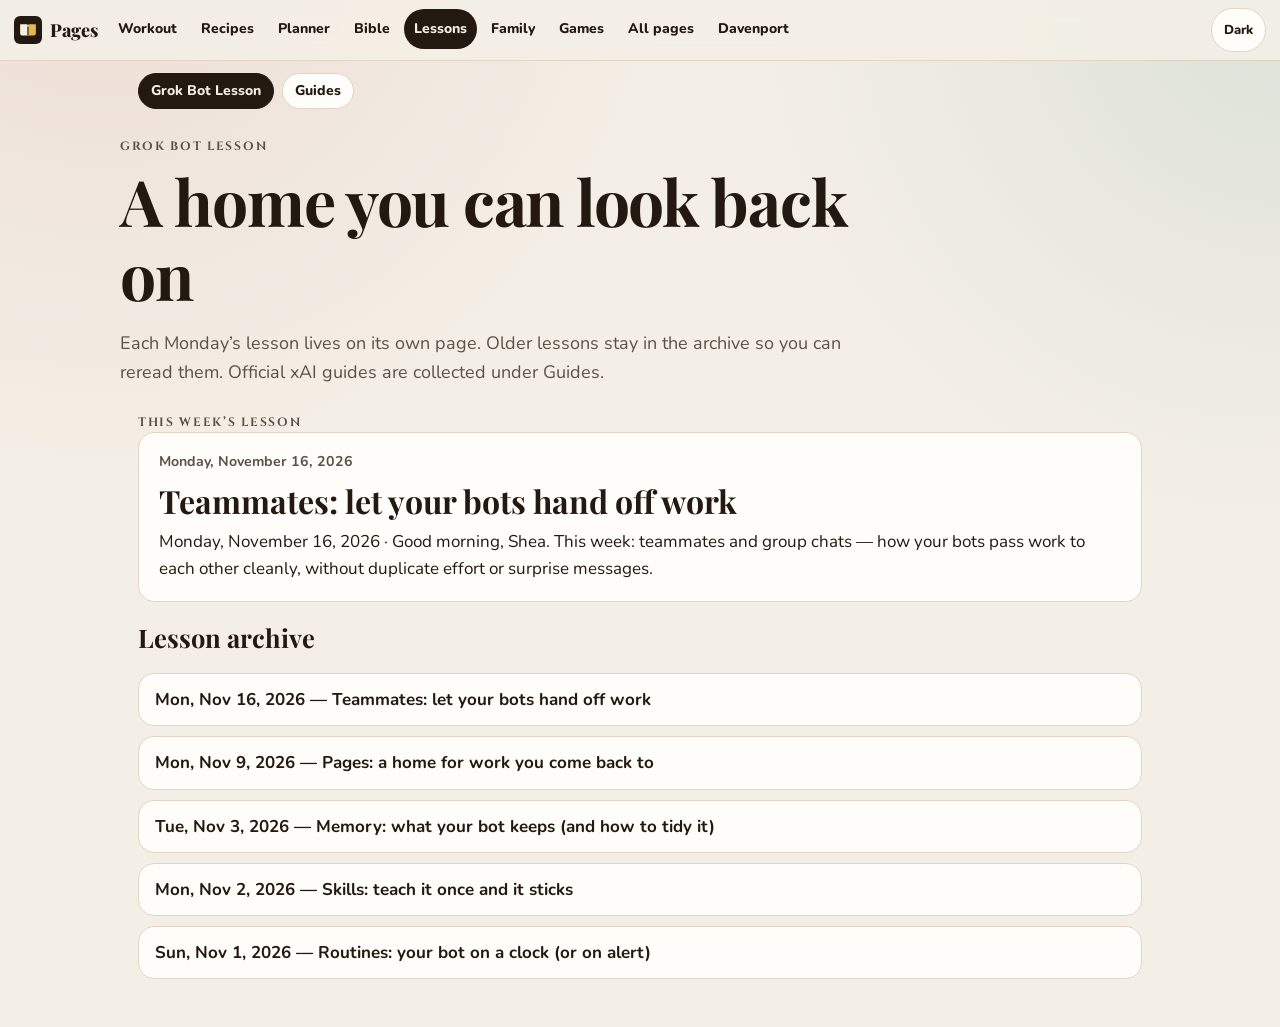
<file: index.html>
<!doctype html>
<html lang="en">
<head>
<meta charset="utf-8">
<meta name="viewport" content="width=device-width, initial-scale=1, viewport-fit=cover">
<meta name="theme-color" content="#f4efe6" media="(prefers-color-scheme: light)">
<meta name="theme-color" content="#161310" media="(prefers-color-scheme: dark)">
<meta name="color-scheme" content="light dark">
<script>
try{var t=localStorage.getItem("shelf-theme");if(t==="light"||t==="dark")document.querySelector('meta[name="color-scheme"]').content=t;}catch(e){}
</script>
<meta name="description" content="Grok Bot Lesson archive, newest first.">
<title>Grok Bot Lesson</title>
<link rel="icon" href="shelf/favicon.svg" type="image/svg+xml">
<link rel="preconnect" href="https://fonts.googleapis.com">
<link rel="preconnect" href="https://fonts.gstatic.com" crossorigin>
<link href="https://fonts.googleapis.com/css2?family=Caveat:wght@600;700&family=Cinzel:wght@600;700&family=Nunito:wght@400;600;700;800&family=Playfair+Display:ital,wght@0,700;0,900;1,700&display=swap" rel="stylesheet">
<link rel="stylesheet" href="shelf/base.css">
<link rel="stylesheet" href="shelf/doc.css">
<link rel="stylesheet" href="lessons.css">
<link rel="apple-touch-icon" sizes="180x180" href="/grok-lessons/icons/apple-touch-icon.png">
<link rel="manifest" href="/grok-lessons/manifest.webmanifest">
<meta name="apple-mobile-web-app-title" content="Grok Bot Lesson">
<meta name="apple-mobile-web-app-capable" content="yes">
<meta name="mobile-web-app-capable" content="yes">
</head>
<body data-root="./">
<a class="skip" href="#content">Skip to content</a>
<header class="site">
  <a class="brand" href="https://shea-nelson.github.io/"><img src="shelf/favicon.svg" alt="" width="28" height="28"><span>Pages</span></a>
  <nav aria-label="Pages on this site"><ul role="list"><li><a href="https://shea-nelson.github.io/workout-app/">Workout</a></li><li><a href="https://shea-nelson.github.io/kitchen/recipes/">Recipes</a></li><li><a href="https://shea-nelson.github.io/kitchen/planner/">Planner</a></li><li><a href="https://shea-nelson.github.io/bible-study/bible/">Bible</a></li><li><a href="https://shea-nelson.github.io/grok-lessons/" aria-current="page">Lessons</a></li><li><a href="https://shea-nelson.github.io/family-time/">Family</a></li><li><a href="https://shea-nelson.github.io/game-library/">Games</a></li><li><a href="https://shea-nelson.github.io/">All pages</a></li><li><a href="https://shea-nelson.github.io/davenport-table/" target="_blank" rel="noopener noreferrer">Davenport<span class="sr"> (opens in a new tab)</span></a></li></ul></nav>
  <button type="button" class="theme-btn"><span class="when-light">Dark</span><span class="when-dark">Light</span></button>
</header>
<nav class="local-nav wrap" aria-label="Grok Bot Lesson and guides"><ul role="list"><li><a href="./" aria-current="page">Grok Bot Lesson</a></li><li><a href="guides/">Guides</a></li></ul></nav>

<main>
  <header class="wrap hero-block">
    <p class="kicker">Grok Bot Lesson</p>
    <h1 id="content" tabindex="-1">A home you can look back on</h1>
    <p class="lede">Each Monday’s lesson lives on its own page. Older lessons stay in the archive so you can reread them. Official xAI guides are collected under Guides.</p>
  </header>
  <section class="wrap block">
    <h2 class="kicker">This week’s lesson</h2>
    <div id="latest-lesson">
    <a class="link-card latest" href="2026-11-16/">
      <small>Monday, November 16, 2026</small>
      <strong>Teammates: let your bots hand off work</strong>
      <span>Monday, November 16, 2026 · Good morning, Shea. This week: teammates and group chats — how your bots pass work to each other cleanly, without duplicate effort or surprise messages.</span>
    </a>
    </div>
  </section>
  <section class="wrap block">
    <h2>Lesson archive</h2>
    <ol class="archive-list" id="lesson-archive" role="list">
      <li><a href="2026-11-16/"><time datetime="2026-11-16">Mon, Nov 16, 2026</time> — Teammates: let your bots hand off work</a></li>
      <li><a href="2026-11-09/"><time datetime="2026-11-09">Mon, Nov 9, 2026</time> — Pages: a home for work you come back to</a></li>
      <li><a href="2026-11-03/"><time datetime="2026-11-03">Tue, Nov 3, 2026</time> — Memory: what your bot keeps (and how to tidy it)</a></li>
      <li><a href="2026-11-02/"><time datetime="2026-11-02">Mon, Nov 2, 2026</time> — Skills: teach it once and it sticks</a></li>
      <li><a href="2026-11-01/"><time datetime="2026-11-01">Sun, Nov 1, 2026</time> — Routines: your bot on a clock (or on alert)</a></li>
    </ol>
  </section>
</main>

<script type="module" src="shelf/nav.js"></script>
<script type="module" src="index.js"></script>
</body>
</html>
</file>
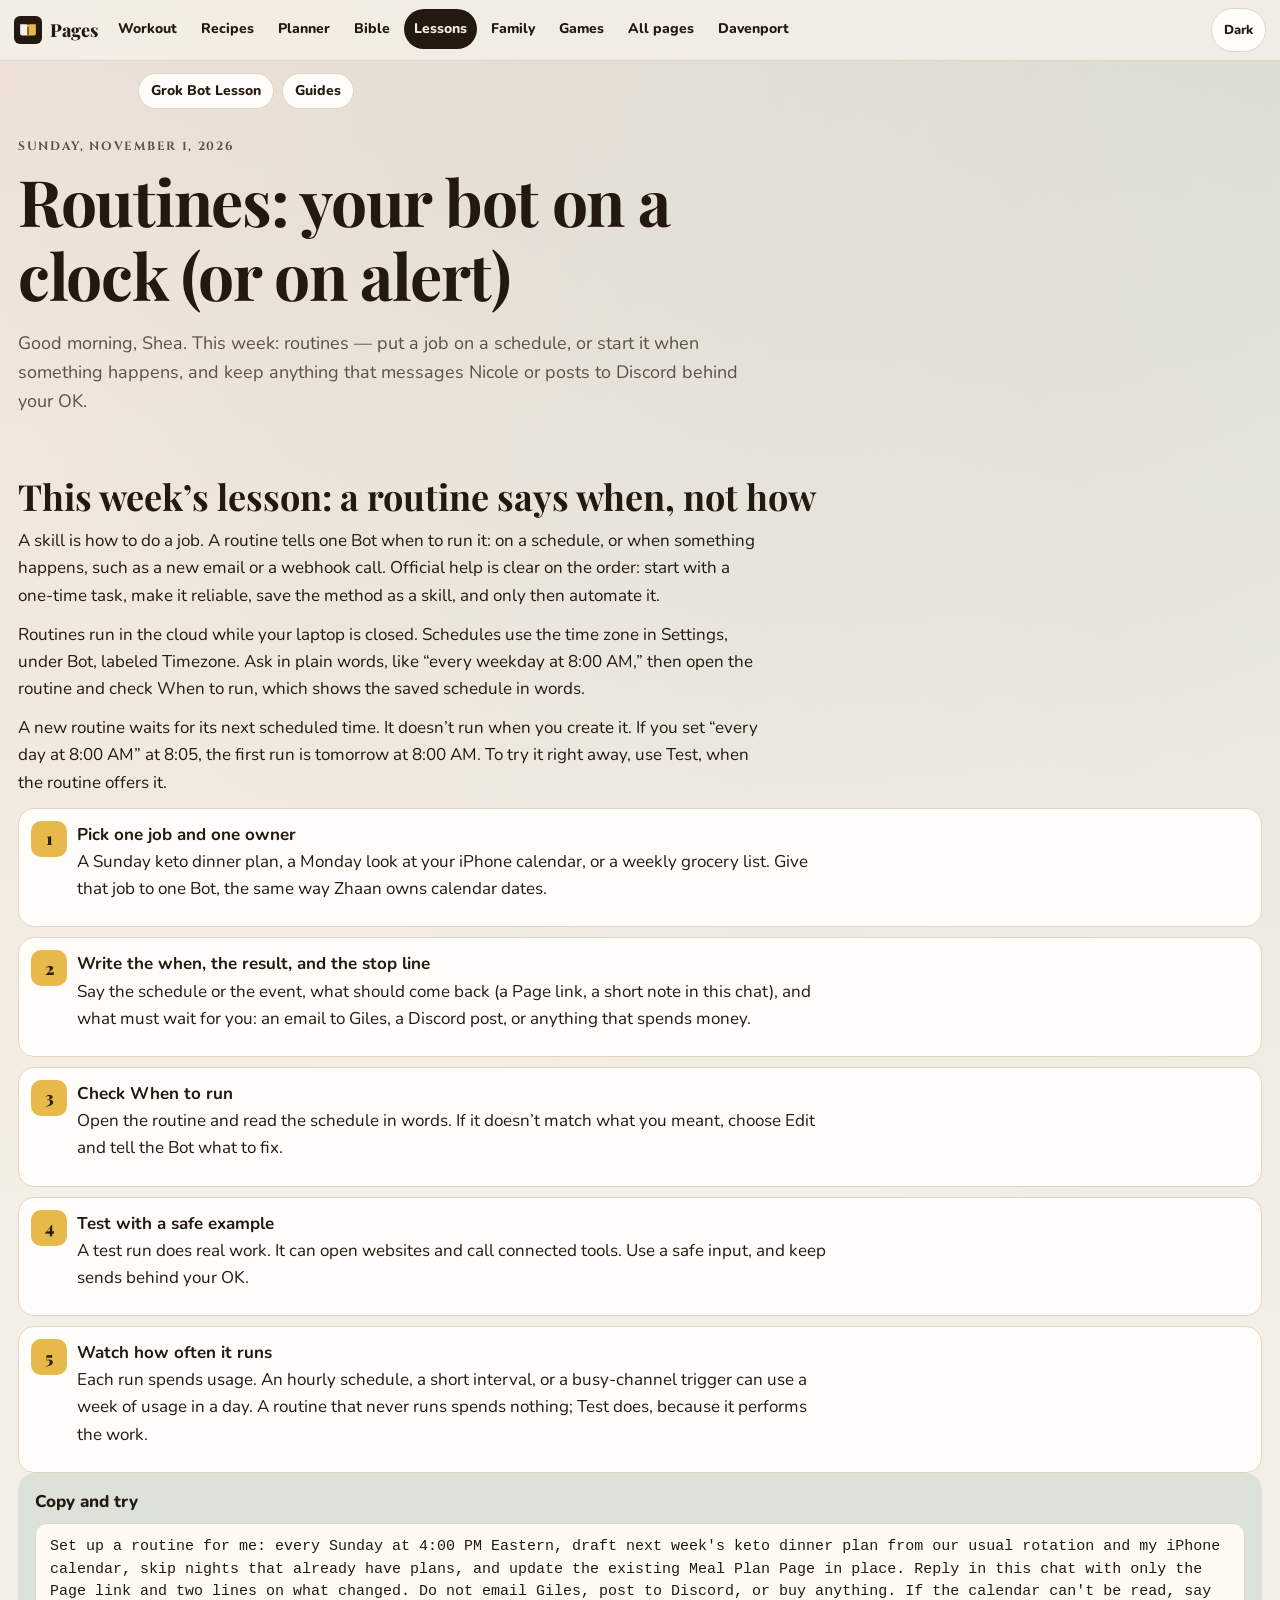
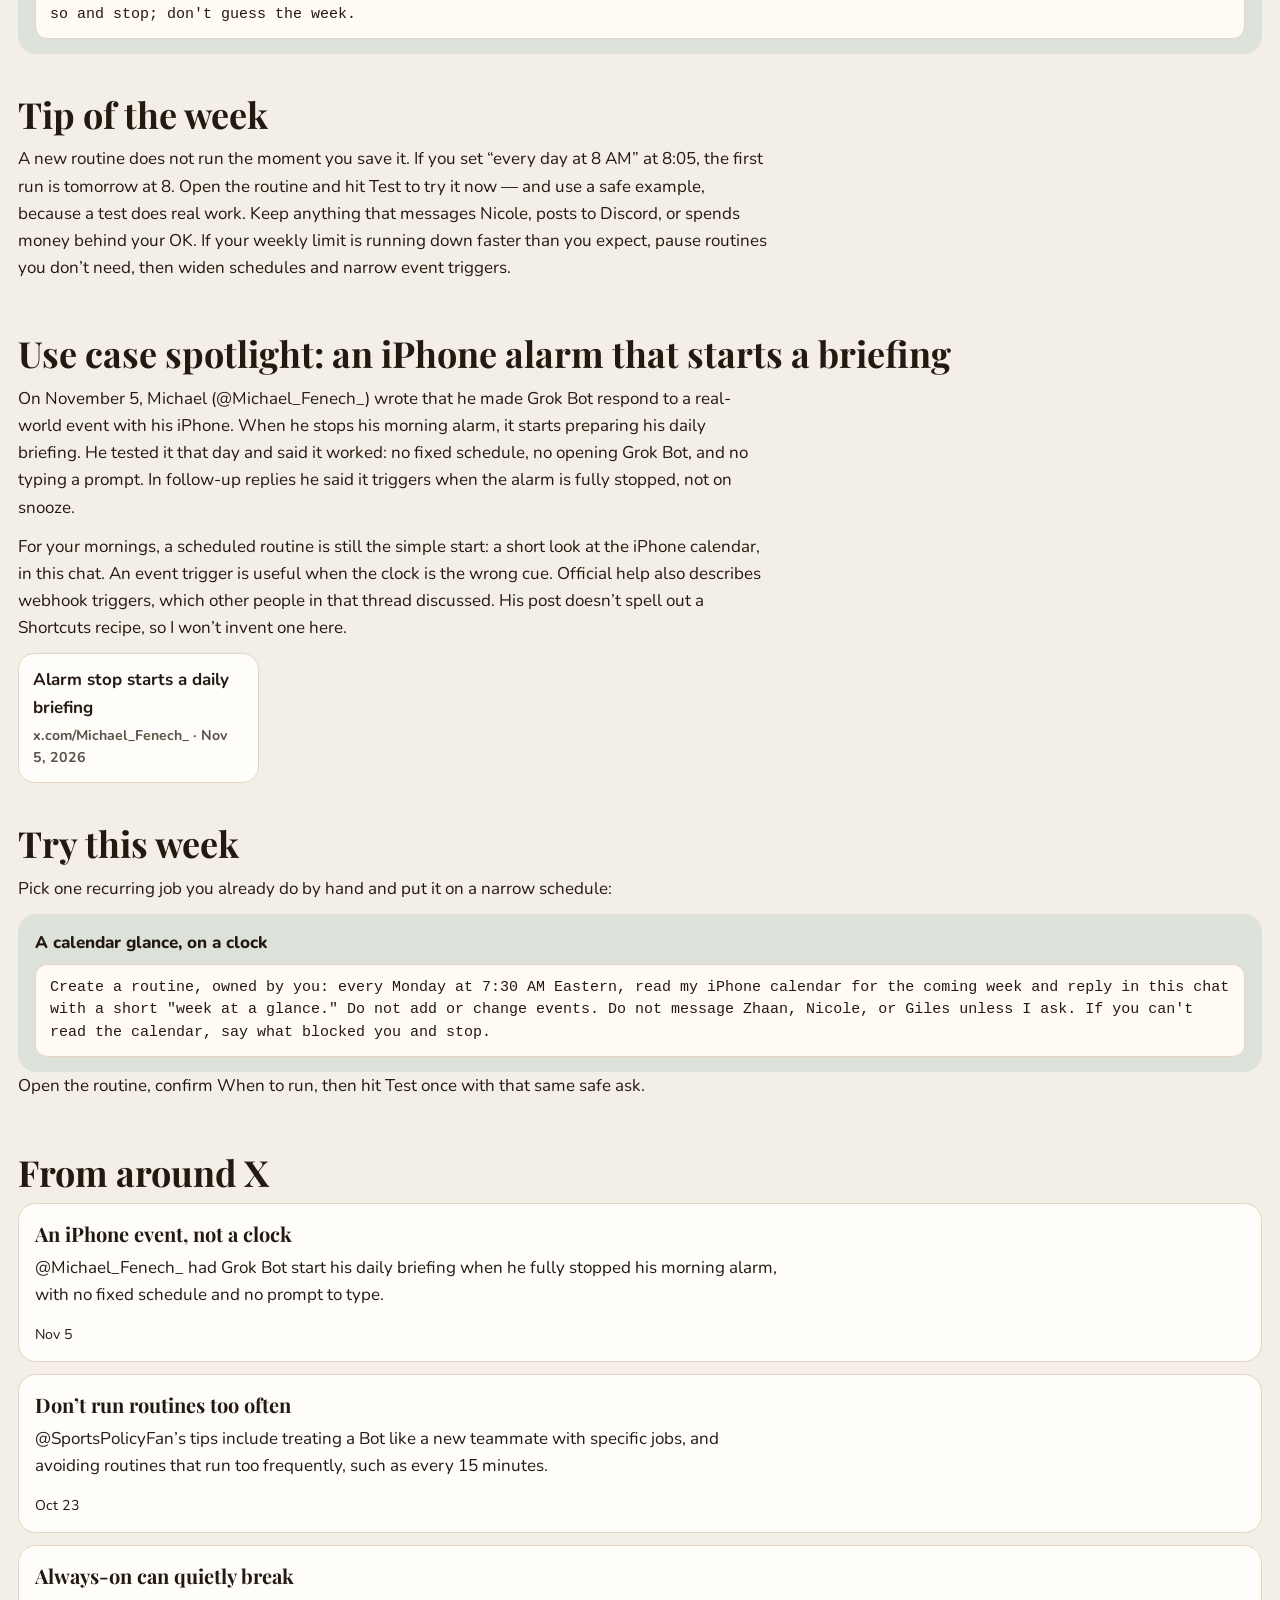
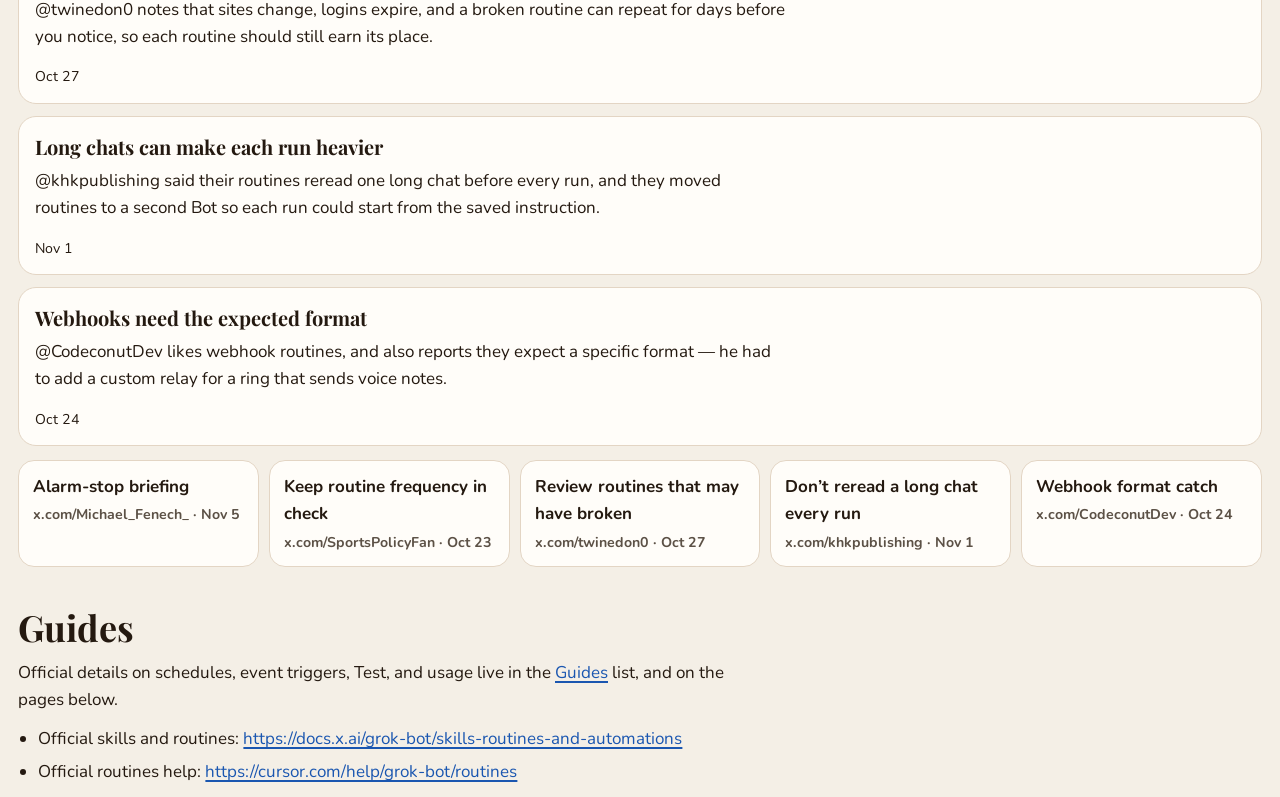
<file: 2026-11-01/index.html>
<!doctype html>
<html lang="en">
<head>
<meta charset="utf-8">
<meta name="viewport" content="width=device-width, initial-scale=1, viewport-fit=cover">
<meta name="theme-color" content="#f4efe6" media="(prefers-color-scheme: light)">
<meta name="theme-color" content="#161310" media="(prefers-color-scheme: dark)">
<meta name="color-scheme" content="light dark">
<script>
try{var t=localStorage.getItem("shelf-theme");if(t==="light"||t==="dark")document.querySelector('meta[name="color-scheme"]').content=t;}catch(e){}
</script>
<meta name="description" content="Sunday, November 1, 2026 · Good morning, Shea. This week: routines — put a job on a schedule, or start it when something happens, and keep anything that messages Nicole or posts to Discord behind your OK.">
<title>Routines: your bot on a clock (or on alert) · Grok Bot Lesson</title>
<link rel="icon" href="../shelf/favicon.svg" type="image/svg+xml">
<link rel="preconnect" href="https://fonts.googleapis.com">
<link rel="preconnect" href="https://fonts.gstatic.com" crossorigin>
<link href="https://fonts.googleapis.com/css2?family=Caveat:wght@600;700&family=Cinzel:wght@600;700&family=Nunito:wght@400;600;700;800&family=Playfair+Display:ital,wght@0,700;0,900;1,700&display=swap" rel="stylesheet">
<link rel="stylesheet" href="../shelf/base.css">
<link rel="stylesheet" href="../shelf/doc.css">
<link rel="stylesheet" href="../lessons.css">
<link rel="apple-touch-icon" sizes="180x180" href="/grok-lessons/icons/apple-touch-icon.png">
<link rel="manifest" href="/grok-lessons/manifest.webmanifest">
<meta name="apple-mobile-web-app-title" content="Grok Bot Lesson">
<meta name="apple-mobile-web-app-capable" content="yes">
<meta name="mobile-web-app-capable" content="yes">
</head>
<body data-root="../">
<a class="skip" href="#content">Skip to content</a>
<header class="site">
  <a class="brand" href="https://shea-nelson.github.io/"><img src="../shelf/favicon.svg" alt="" width="28" height="28"><span>Pages</span></a>
  <nav aria-label="Pages on this site"><ul role="list"><li><a href="https://shea-nelson.github.io/workout-app/">Workout</a></li><li><a href="https://shea-nelson.github.io/kitchen/recipes/">Recipes</a></li><li><a href="https://shea-nelson.github.io/kitchen/planner/">Planner</a></li><li><a href="https://shea-nelson.github.io/bible-study/bible/">Bible</a></li><li><a href="https://shea-nelson.github.io/grok-lessons/" aria-current="page">Lessons</a></li><li><a href="https://shea-nelson.github.io/family-time/">Family</a></li><li><a href="https://shea-nelson.github.io/game-library/">Games</a></li><li><a href="https://shea-nelson.github.io/">All pages</a></li><li><a href="https://shea-nelson.github.io/davenport-table/" target="_blank" rel="noopener noreferrer">Davenport<span class="sr"> (opens in a new tab)</span></a></li></ul></nav>
  <button type="button" class="theme-btn"><span class="when-light">Dark</span><span class="when-dark">Light</span></button>
</header>
<nav class="local-nav wrap" aria-label="Grok Bot Lesson and guides"><ul role="list"><li><a href="../">Grok Bot Lesson</a></li><li><a href="../guides/">Guides</a></li></ul></nav>

<main class="bare">
<article class="doc wrap">
  <header class="hero-block">
    <p class="kicker">Sunday, November 1, 2026</p>
    <h1 id="content" tabindex="-1">Routines: your bot on a clock (or on alert)</h1>
    <p class="lede">Good morning, Shea. This week: routines — put a job on a schedule, or start it when something happens, and keep anything that messages Nicole or posts to Discord behind your OK.</p>
  </header>

  <section class="block" id="this-weeks-lesson">
    <h2>This week’s lesson: a routine says when, not how</h2>
    <p class="prose">A skill is how to do a job. A routine tells one Bot when to run it: on a schedule, or when something happens, such as a new email or a webhook call. Official help is clear on the order: start with a one-time task, make it reliable, save the method as a skill, and only then automate it.</p>
    <p class="prose">Routines run in the cloud while your laptop is closed. Schedules use the time zone in Settings, under Bot, labeled Timezone. Ask in plain words, like “every weekday at 8:00 AM,” then open the routine and check When to run, which shows the saved schedule in words.</p>
    <p class="prose">A new routine waits for its next scheduled time. It doesn’t run when you create it. If you set “every day at 8:00 AM” at 8:05, the first run is tomorrow at 8:00 AM. To try it right away, use Test, when the routine offers it.</p>
    <ol class="steps" role="list">
      <li><div><strong>Pick one job and one owner</strong><p class="prose">A Sunday keto dinner plan, a Monday look at your iPhone calendar, or a weekly grocery list. Give that job to one Bot, the same way Zhaan owns calendar dates.</p></div></li>
      <li><div><strong>Write the when, the result, and the stop line</strong><p class="prose">Say the schedule or the event, what should come back (a Page link, a short note in this chat), and what must wait for you: an email to Giles, a Discord post, or anything that spends money.</p></div></li>
      <li><div><strong>Check When to run</strong><p class="prose">Open the routine and read the schedule in words. If it doesn’t match what you meant, choose Edit and tell the Bot what to fix.</p></div></li>
      <li><div><strong>Test with a safe example</strong><p class="prose">A test run does real work. It can open websites and call connected tools. Use a safe input, and keep sends behind your OK.</p></div></li>
      <li><div><strong>Watch how often it runs</strong><p class="prose">Each run spends usage. An hourly schedule, a short interval, or a busy-channel trigger can use a week of usage in a day. A routine that never runs spends nothing; Test does, because it performs the work.</p></div></li>
    </ol>
    <div class="callout">
      <span class="leadline">Copy and try</span>
      <pre class="prompt">Set up a routine for me: every Sunday at 4:00 PM Eastern, draft next week's keto dinner plan from our usual rotation and my iPhone calendar, skip nights that already have plans, and update the existing Meal Plan Page in place. Reply in this chat with only the Page link and two lines on what changed. Do not email Giles, post to Discord, or buy anything. If the calendar can't be read, say so and stop; don't guess the week.</pre>
    </div>
  </section>

  <section class="block" id="tip">
    <h2>Tip of the week</h2>
    <p class="prose">A new routine does not run the moment you save it. If you set “every day at 8 AM” at 8:05, the first run is tomorrow at 8. Open the routine and hit Test to try it now — and use a safe example, because a test does real work. Keep anything that messages Nicole, posts to Discord, or spends money behind your OK. If your weekly limit is running down faster than you expect, pause routines you don’t need, then widen schedules and narrow event triggers.</p>
  </section>

  <section class="block" id="spotlight">
    <h2>Use case spotlight: an iPhone alarm that starts a briefing</h2>
    <p class="prose">On November 5, Michael (@Michael_Fenech_) wrote that he made Grok Bot respond to a real-world event with his iPhone. When he stops his morning alarm, it starts preparing his daily briefing. He tested it that day and said it worked: no fixed schedule, no opening Grok Bot, and no typing a prompt. In follow-up replies he said it triggers when the alarm is fully stopped, not on snooze.</p>
    <p class="prose">For your mornings, a scheduled routine is still the simple start: a short look at the iPhone calendar, in this chat. An event trigger is useful when the clock is the wrong cue. Official help also describes webhook triggers, which other people in that thread discussed. His post doesn’t spell out a Shortcuts recipe, so I won’t invent one here.</p>
    <div class="link-grid">
      <a class="link-card" href="https://x.com/Michael_Fenech_/status/2118383590446624846">
        <strong>Alarm stop starts a daily briefing</strong>
        <small>x.com/Michael_Fenech_ · Nov 5, 2026</small>
      </a>
    </div>
  </section>

  <section class="block" id="try">
    <h2>Try this week</h2>
    <p class="prose">Pick one recurring job you already do by hand and put it on a narrow schedule:</p>
    <div class="callout">
      <span class="leadline">A calendar glance, on a clock</span>
      <pre class="prompt">Create a routine, owned by you: every Monday at 7:30 AM Eastern, read my iPhone calendar for the coming week and reply in this chat with a short "week at a glance." Do not add or change events. Do not message Zhaan, Nicole, or Giles unless I ask. If you can't read the calendar, say what blocked you and stop.</pre>
    </div>
    <p class="prose">Open the routine, confirm When to run, then hit Test once with that same safe ask.</p>
  </section>

  <section class="block" id="from-x">
    <h2>From around X</h2>
    <div class="stack">
      <div class="rowcard"><strong>An iPhone event, not a clock</strong><p class="prose">@Michael_Fenech_ had Grok Bot start his daily briefing when he fully stopped his morning alarm, with no fixed schedule and no prompt to type.</p><small>Nov 5</small></div>
      <div class="rowcard"><strong>Don’t run routines too often</strong><p class="prose">@SportsPolicyFan’s tips include treating a Bot like a new teammate with specific jobs, and avoiding routines that run too frequently, such as every 15 minutes.</p><small>Oct 23</small></div>
      <div class="rowcard"><strong>Always-on can quietly break</strong><p class="prose">@twinedon0 notes that sites change, logins expire, and a broken routine can repeat for days before you notice, so each routine should still earn its place.</p><small>Oct 27</small></div>
      <div class="rowcard"><strong>Long chats can make each run heavier</strong><p class="prose">@khkpublishing said their routines reread one long chat before every run, and they moved routines to a second Bot so each run could start from the saved instruction.</p><small>Nov 1</small></div>
      <div class="rowcard"><strong>Webhooks need the expected format</strong><p class="prose">@CodeconutDev likes webhook routines, and also reports they expect a specific format — he had to add a custom relay for a ring that sends voice notes.</p><small>Oct 24</small></div>
    </div>
    <div class="link-grid follow">
      <a class="link-card" href="https://x.com/Michael_Fenech_/status/2118383590446624846"><strong>Alarm-stop briefing</strong><small>x.com/Michael_Fenech_ · Nov 5</small></a>
      <a class="link-card" href="https://x.com/SportsPolicyFan/status/2113762493566734610"><strong>Keep routine frequency in check</strong><small>x.com/SportsPolicyFan · Oct 23</small></a>
      <a class="link-card" href="https://x.com/twinedon0/status/2115119988444975313"><strong>Review routines that may have broken</strong><small>x.com/twinedon0 · Oct 27</small></a>
      <a class="link-card" href="https://x.com/khkpublishing/status/2116993604803494182"><strong>Don’t reread a long chat every run</strong><small>x.com/khkpublishing · Nov 1</small></a>
      <a class="link-card" href="https://x.com/CodeconutDev/status/2113806389734977909"><strong>Webhook format catch</strong><small>x.com/CodeconutDev · Oct 24</small></a>
    </div>
  </section>

  <section class="block" id="go-deeper">
    <h2>Guides</h2>
    <p class="prose">Official details on schedules, event triggers, Test, and usage live in the <a href="../guides/">Guides</a> list, and on the pages below.</p>
    <ul class="bullets">
      <li>Official skills and routines: <a href="https://docs.x.ai/grok-bot/skills-routines-and-automations">https://docs.x.ai/grok-bot/skills-routines-and-automations</a></li>
      <li>Official routines help: <a href="https://cursor.com/help/grok-bot/routines">https://cursor.com/help/grok-bot/routines</a></li>
    </ul>
  </section>
</article>
</main>

<script type="module" src="../shelf/nav.js"></script>
</body>
</html>
</file>
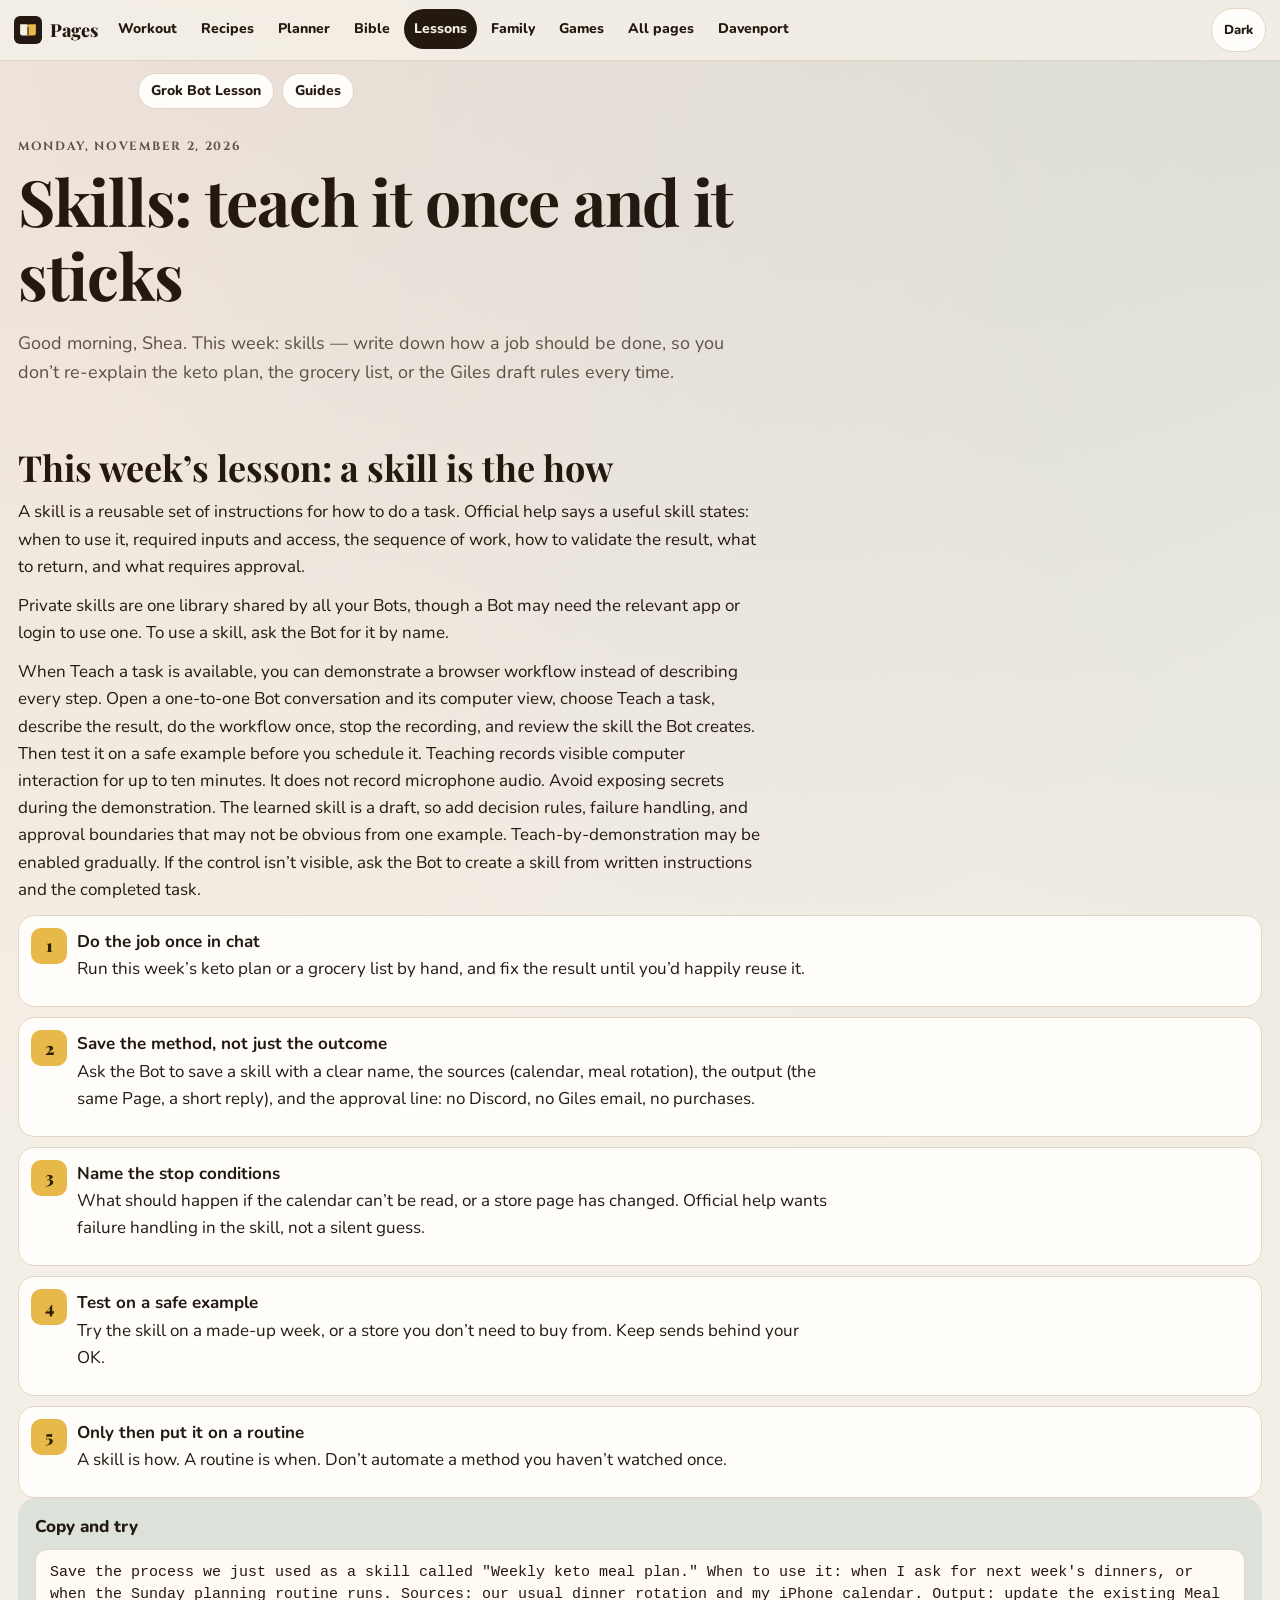
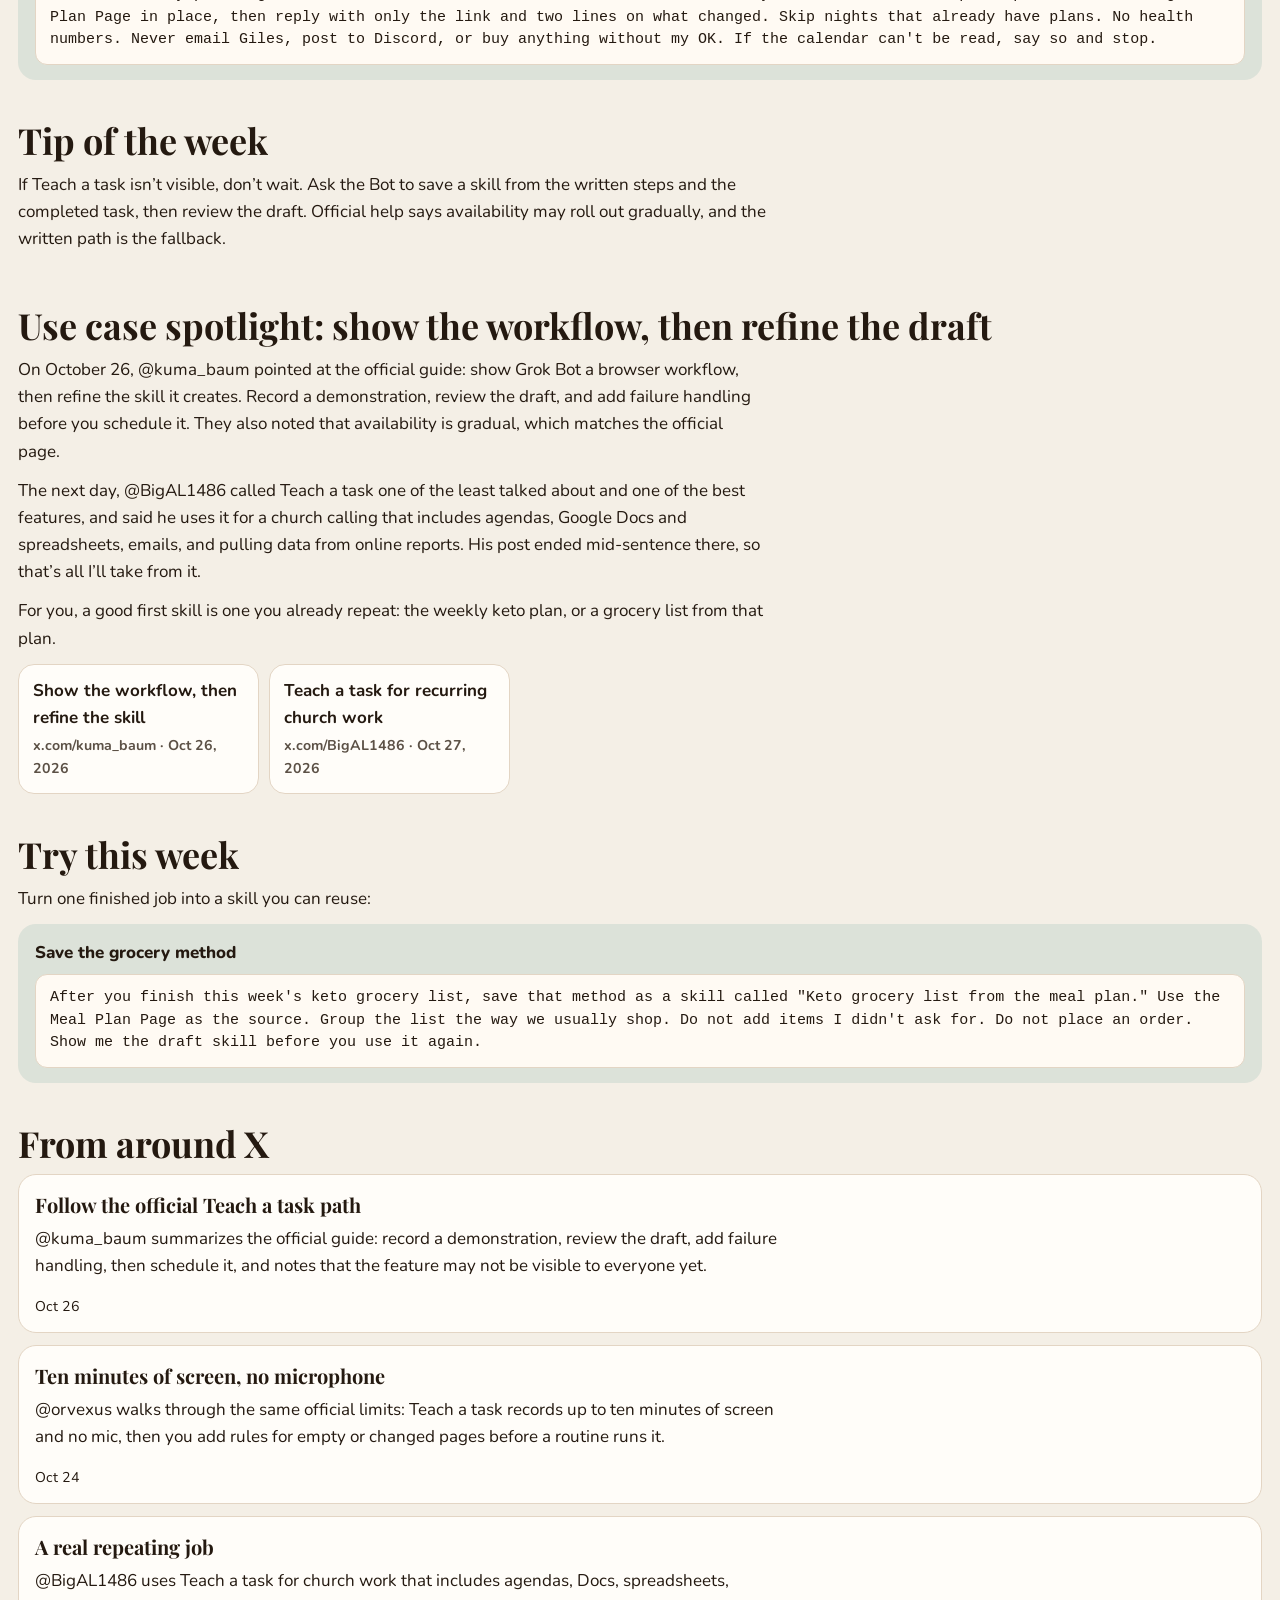
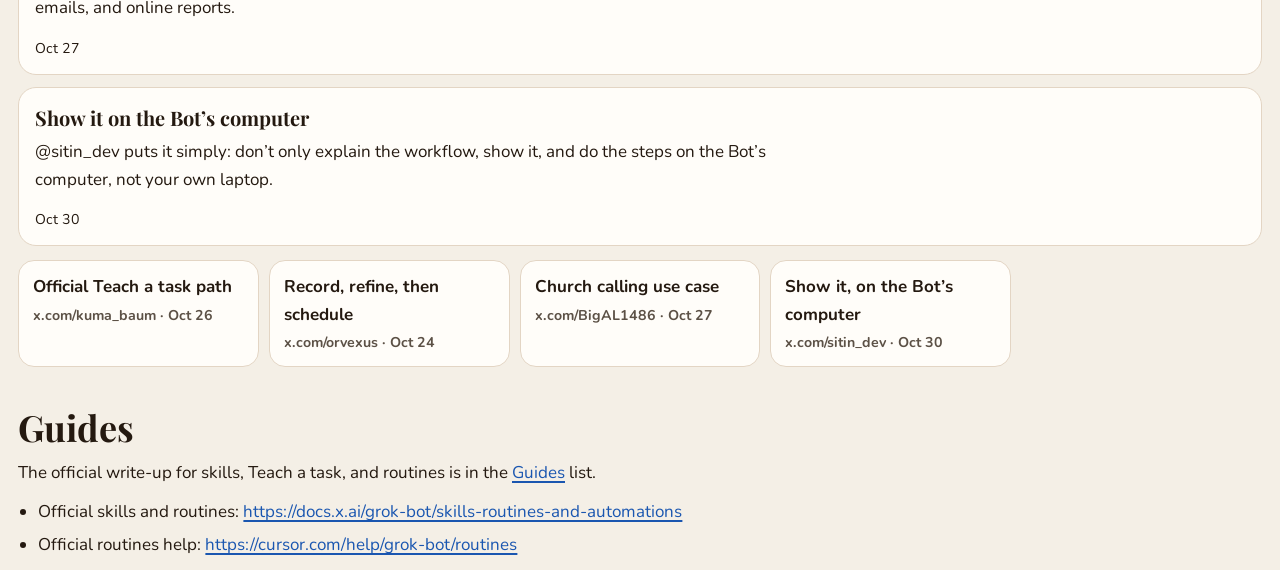
<file: 2026-11-02/index.html>
<!doctype html>
<html lang="en">
<head>
<meta charset="utf-8">
<meta name="viewport" content="width=device-width, initial-scale=1, viewport-fit=cover">
<meta name="theme-color" content="#f4efe6" media="(prefers-color-scheme: light)">
<meta name="theme-color" content="#161310" media="(prefers-color-scheme: dark)">
<meta name="color-scheme" content="light dark">
<script>
try{var t=localStorage.getItem("shelf-theme");if(t==="light"||t==="dark")document.querySelector('meta[name="color-scheme"]').content=t;}catch(e){}
</script>
<meta name="description" content="Monday, November 2, 2026 · Good morning, Shea. This week: skills — write down how a job should be done, so you don't re-explain the keto plan, the grocery list, or the Giles draft rules every time.">
<title>Skills: teach it once and it sticks · Grok Bot Lesson</title>
<link rel="icon" href="../shelf/favicon.svg" type="image/svg+xml">
<link rel="preconnect" href="https://fonts.googleapis.com">
<link rel="preconnect" href="https://fonts.gstatic.com" crossorigin>
<link href="https://fonts.googleapis.com/css2?family=Caveat:wght@600;700&family=Cinzel:wght@600;700&family=Nunito:wght@400;600;700;800&family=Playfair+Display:ital,wght@0,700;0,900;1,700&display=swap" rel="stylesheet">
<link rel="stylesheet" href="../shelf/base.css">
<link rel="stylesheet" href="../shelf/doc.css">
<link rel="stylesheet" href="../lessons.css">
<link rel="apple-touch-icon" sizes="180x180" href="/grok-lessons/icons/apple-touch-icon.png">
<link rel="manifest" href="/grok-lessons/manifest.webmanifest">
<meta name="apple-mobile-web-app-title" content="Grok Bot Lesson">
<meta name="apple-mobile-web-app-capable" content="yes">
<meta name="mobile-web-app-capable" content="yes">
</head>
<body data-root="../">
<a class="skip" href="#content">Skip to content</a>
<header class="site">
  <a class="brand" href="https://shea-nelson.github.io/"><img src="../shelf/favicon.svg" alt="" width="28" height="28"><span>Pages</span></a>
  <nav aria-label="Pages on this site"><ul role="list"><li><a href="https://shea-nelson.github.io/workout-app/">Workout</a></li><li><a href="https://shea-nelson.github.io/kitchen/recipes/">Recipes</a></li><li><a href="https://shea-nelson.github.io/kitchen/planner/">Planner</a></li><li><a href="https://shea-nelson.github.io/bible-study/bible/">Bible</a></li><li><a href="https://shea-nelson.github.io/grok-lessons/" aria-current="page">Lessons</a></li><li><a href="https://shea-nelson.github.io/family-time/">Family</a></li><li><a href="https://shea-nelson.github.io/game-library/">Games</a></li><li><a href="https://shea-nelson.github.io/">All pages</a></li><li><a href="https://shea-nelson.github.io/davenport-table/" target="_blank" rel="noopener noreferrer">Davenport<span class="sr"> (opens in a new tab)</span></a></li></ul></nav>
  <button type="button" class="theme-btn"><span class="when-light">Dark</span><span class="when-dark">Light</span></button>
</header>
<nav class="local-nav wrap" aria-label="Grok Bot Lesson and guides"><ul role="list"><li><a href="../">Grok Bot Lesson</a></li><li><a href="../guides/">Guides</a></li></ul></nav>

<main class="bare">
<article class="doc wrap">
  <header class="hero-block">
    <p class="kicker">Monday, November 2, 2026</p>
    <h1 id="content" tabindex="-1">Skills: teach it once and it sticks</h1>
    <p class="lede">Good morning, Shea. This week: skills — write down how a job should be done, so you don’t re-explain the keto plan, the grocery list, or the Giles draft rules every time.</p>
  </header>

  <section class="block" id="this-weeks-lesson">
    <h2>This week’s lesson: a skill is the how</h2>
    <p class="prose">A skill is a reusable set of instructions for how to do a task. Official help says a useful skill states: when to use it, required inputs and access, the sequence of work, how to validate the result, what to return, and what requires approval.</p>
    <p class="prose">Private skills are one library shared by all your Bots, though a Bot may need the relevant app or login to use one. To use a skill, ask the Bot for it by name.</p>
    <p class="prose">When Teach a task is available, you can demonstrate a browser workflow instead of describing every step. Open a one-to-one Bot conversation and its computer view, choose Teach a task, describe the result, do the workflow once, stop the recording, and review the skill the Bot creates. Then test it on a safe example before you schedule it. Teaching records visible computer interaction for up to ten minutes. It does not record microphone audio. Avoid exposing secrets during the demonstration. The learned skill is a draft, so add decision rules, failure handling, and approval boundaries that may not be obvious from one example. Teach-by-demonstration may be enabled gradually. If the control isn’t visible, ask the Bot to create a skill from written instructions and the completed task.</p>
    <ol class="steps" role="list">
      <li><div><strong>Do the job once in chat</strong><p class="prose">Run this week’s keto plan or a grocery list by hand, and fix the result until you’d happily reuse it.</p></div></li>
      <li><div><strong>Save the method, not just the outcome</strong><p class="prose">Ask the Bot to save a skill with a clear name, the sources (calendar, meal rotation), the output (the same Page, a short reply), and the approval line: no Discord, no Giles email, no purchases.</p></div></li>
      <li><div><strong>Name the stop conditions</strong><p class="prose">What should happen if the calendar can’t be read, or a store page has changed. Official help wants failure handling in the skill, not a silent guess.</p></div></li>
      <li><div><strong>Test on a safe example</strong><p class="prose">Try the skill on a made-up week, or a store you don’t need to buy from. Keep sends behind your OK.</p></div></li>
      <li><div><strong>Only then put it on a routine</strong><p class="prose">A skill is how. A routine is when. Don’t automate a method you haven’t watched once.</p></div></li>
    </ol>
    <div class="callout">
      <span class="leadline">Copy and try</span>
      <pre class="prompt">Save the process we just used as a skill called "Weekly keto meal plan." When to use it: when I ask for next week's dinners, or when the Sunday planning routine runs. Sources: our usual dinner rotation and my iPhone calendar. Output: update the existing Meal Plan Page in place, then reply with only the link and two lines on what changed. Skip nights that already have plans. No health numbers. Never email Giles, post to Discord, or buy anything without my OK. If the calendar can't be read, say so and stop.</pre>
    </div>
  </section>

  <section class="block" id="tip">
    <h2>Tip of the week</h2>
    <p class="prose">If Teach a task isn’t visible, don’t wait. Ask the Bot to save a skill from the written steps and the completed task, then review the draft. Official help says availability may roll out gradually, and the written path is the fallback.</p>
  </section>

  <section class="block" id="spotlight">
    <h2>Use case spotlight: show the workflow, then refine the draft</h2>
    <p class="prose">On October 26, @kuma_baum pointed at the official guide: show Grok Bot a browser workflow, then refine the skill it creates. Record a demonstration, review the draft, and add failure handling before you schedule it. They also noted that availability is gradual, which matches the official page.</p>
    <p class="prose">The next day, @BigAL1486 called Teach a task one of the least talked about and one of the best features, and said he uses it for a church calling that includes agendas, Google Docs and spreadsheets, emails, and pulling data from online reports. His post ended mid-sentence there, so that’s all I’ll take from it.</p>
    <p class="prose">For you, a good first skill is one you already repeat: the weekly keto plan, or a grocery list from that plan.</p>
    <div class="link-grid">
      <a class="link-card" href="https://x.com/kuma_baum/status/2114508283130073209">
        <strong>Show the workflow, then refine the skill</strong>
        <small>x.com/kuma_baum · Oct 26, 2026</small>
      </a>
      <a class="link-card" href="https://x.com/BigAL1486/status/2115228319549698056">
        <strong>Teach a task for recurring church work</strong>
        <small>x.com/BigAL1486 · Oct 27, 2026</small>
      </a>
    </div>
  </section>

  <section class="block" id="try">
    <h2>Try this week</h2>
    <p class="prose">Turn one finished job into a skill you can reuse:</p>
    <div class="callout">
      <span class="leadline">Save the grocery method</span>
      <pre class="prompt">After you finish this week's keto grocery list, save that method as a skill called "Keto grocery list from the meal plan." Use the Meal Plan Page as the source. Group the list the way we usually shop. Do not add items I didn't ask for. Do not place an order. Show me the draft skill before you use it again.</pre>
    </div>
  </section>

  <section class="block" id="from-x">
    <h2>From around X</h2>
    <div class="stack">
      <div class="rowcard"><strong>Follow the official Teach a task path</strong><p class="prose">@kuma_baum summarizes the official guide: record a demonstration, review the draft, add failure handling, then schedule it, and notes that the feature may not be visible to everyone yet.</p><small>Oct 26</small></div>
      <div class="rowcard"><strong>Ten minutes of screen, no microphone</strong><p class="prose">@orvexus walks through the same official limits: Teach a task records up to ten minutes of screen and no mic, then you add rules for empty or changed pages before a routine runs it.</p><small>Oct 24</small></div>
      <div class="rowcard"><strong>A real repeating job</strong><p class="prose">@BigAL1486 uses Teach a task for church work that includes agendas, Docs, spreadsheets, emails, and online reports.</p><small>Oct 27</small></div>
      <div class="rowcard"><strong>Show it on the Bot’s computer</strong><p class="prose">@sitin_dev puts it simply: don’t only explain the workflow, show it, and do the steps on the Bot’s computer, not your own laptop.</p><small>Oct 30</small></div>
    </div>
    <div class="link-grid follow">
      <a class="link-card" href="https://x.com/kuma_baum/status/2114508283130073209"><strong>Official Teach a task path</strong><small>x.com/kuma_baum · Oct 26</small></a>
      <a class="link-card" href="https://x.com/orvexus/status/2113991187514216452"><strong>Record, refine, then schedule</strong><small>x.com/orvexus · Oct 24</small></a>
      <a class="link-card" href="https://x.com/BigAL1486/status/2115228319549698056"><strong>Church calling use case</strong><small>x.com/BigAL1486 · Oct 27</small></a>
      <a class="link-card" href="https://x.com/sitin_dev/status/2116017619493081493"><strong>Show it, on the Bot’s computer</strong><small>x.com/sitin_dev · Oct 30</small></a>
    </div>
  </section>

  <section class="block" id="go-deeper">
    <h2>Guides</h2>
    <p class="prose">The official write-up for skills, Teach a task, and routines is in the <a href="../guides/">Guides</a> list.</p>
    <ul class="bullets">
      <li>Official skills and routines: <a href="https://docs.x.ai/grok-bot/skills-routines-and-automations">https://docs.x.ai/grok-bot/skills-routines-and-automations</a></li>
      <li>Official routines help: <a href="https://cursor.com/help/grok-bot/routines">https://cursor.com/help/grok-bot/routines</a></li>
    </ul>
  </section>
</article>
</main>

<script type="module" src="../shelf/nav.js"></script>
</body>
</html>
</file>
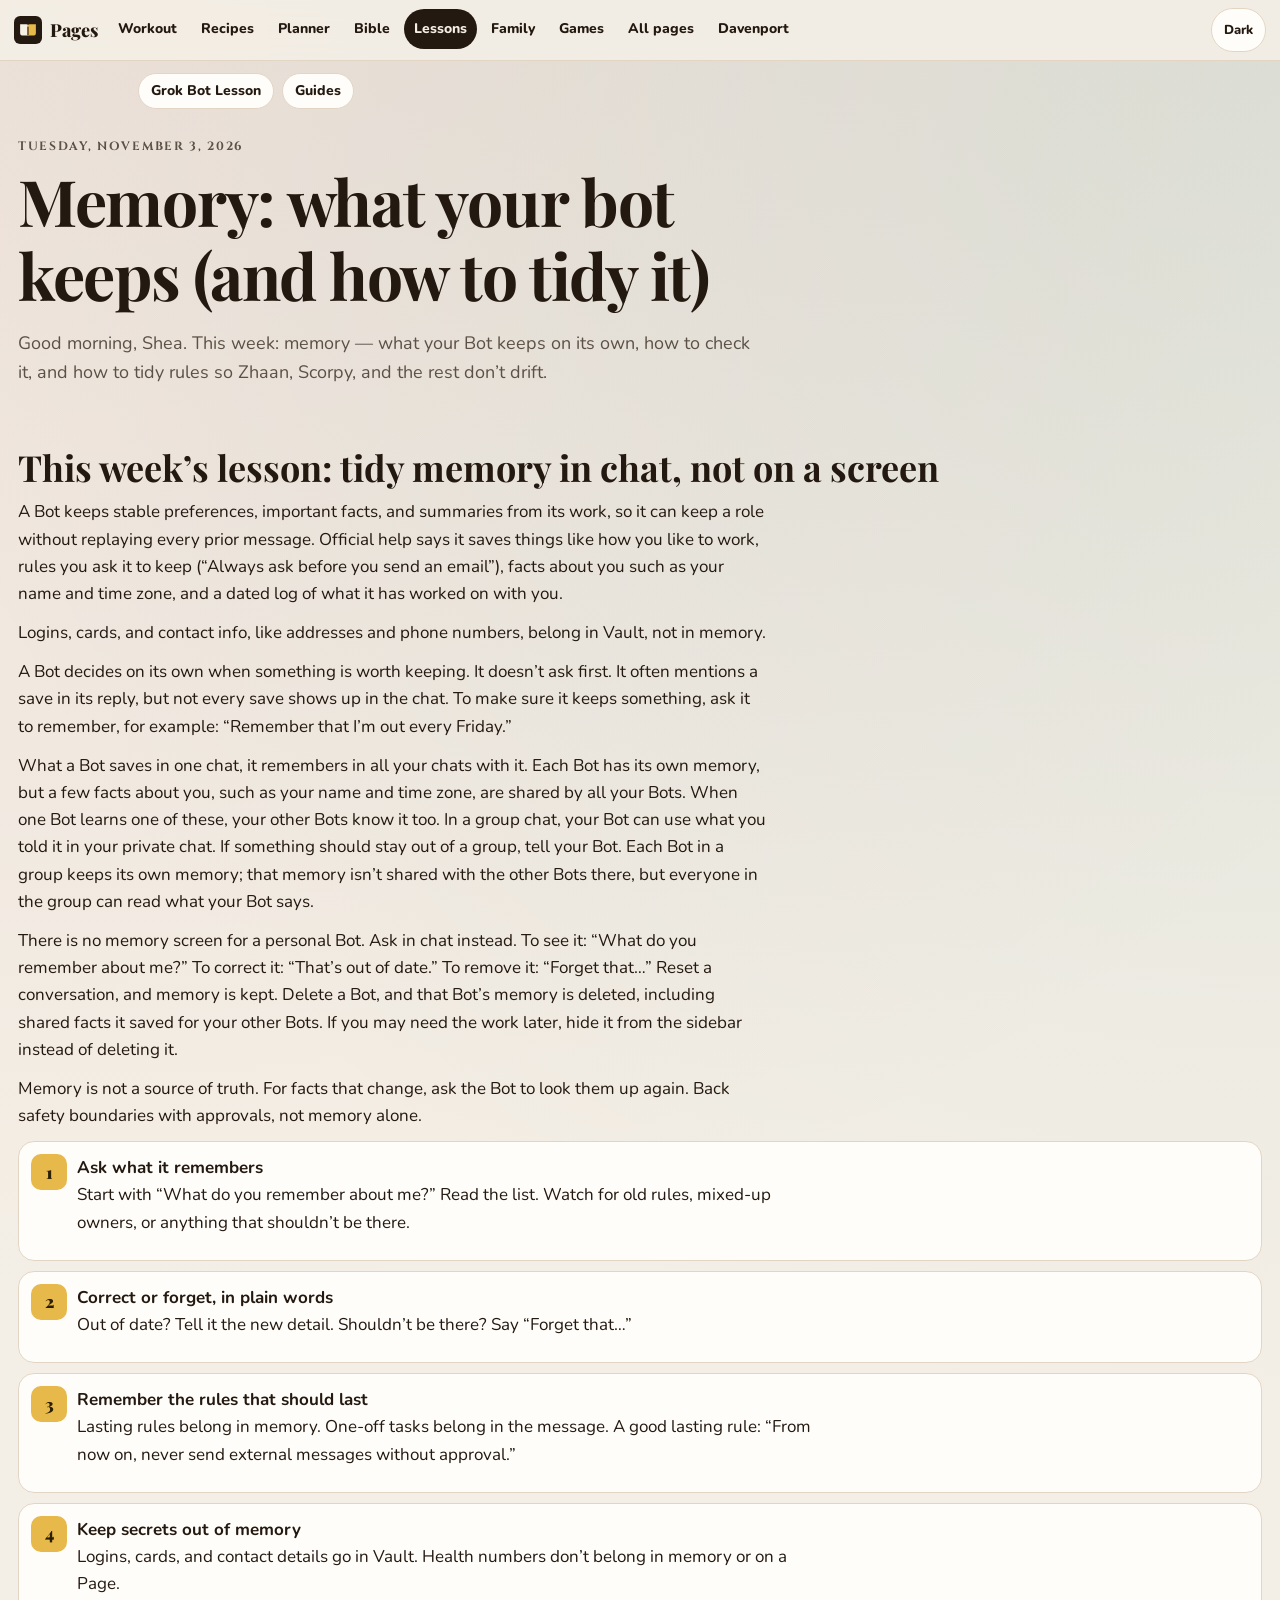
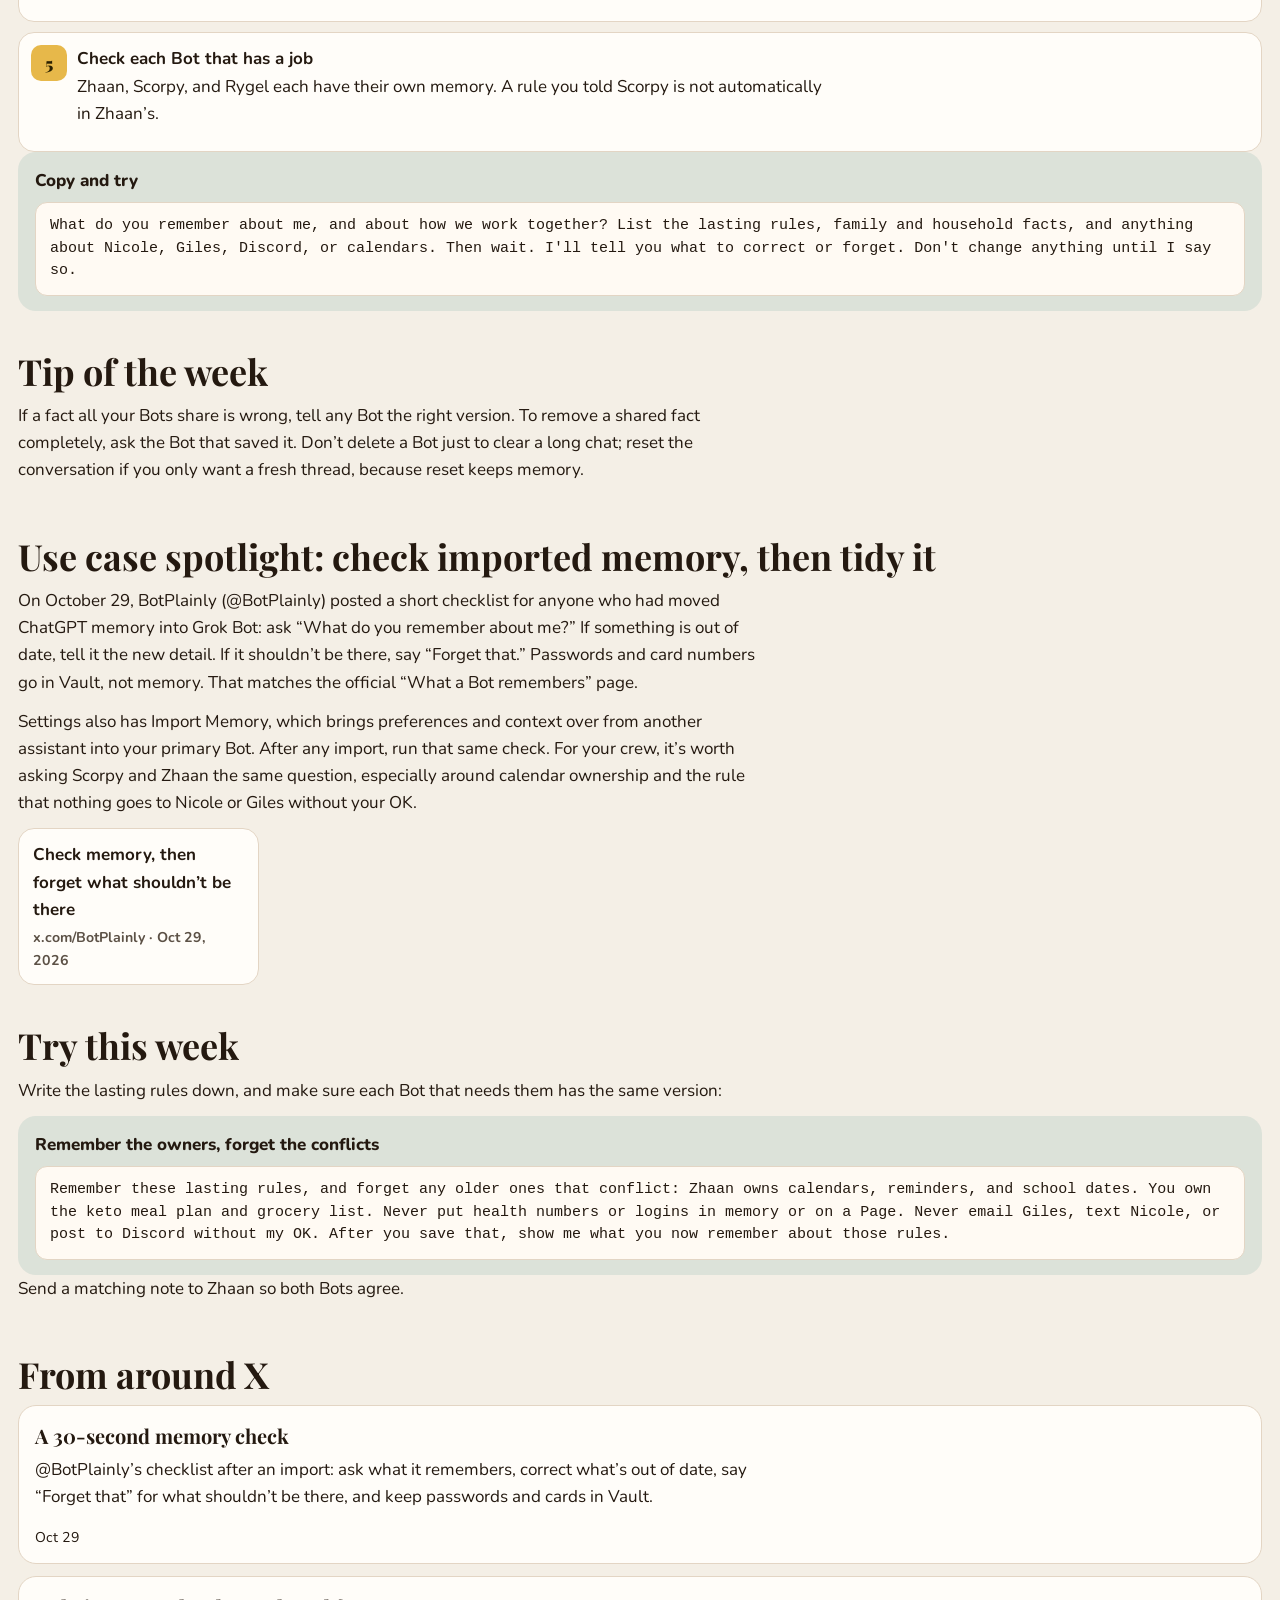
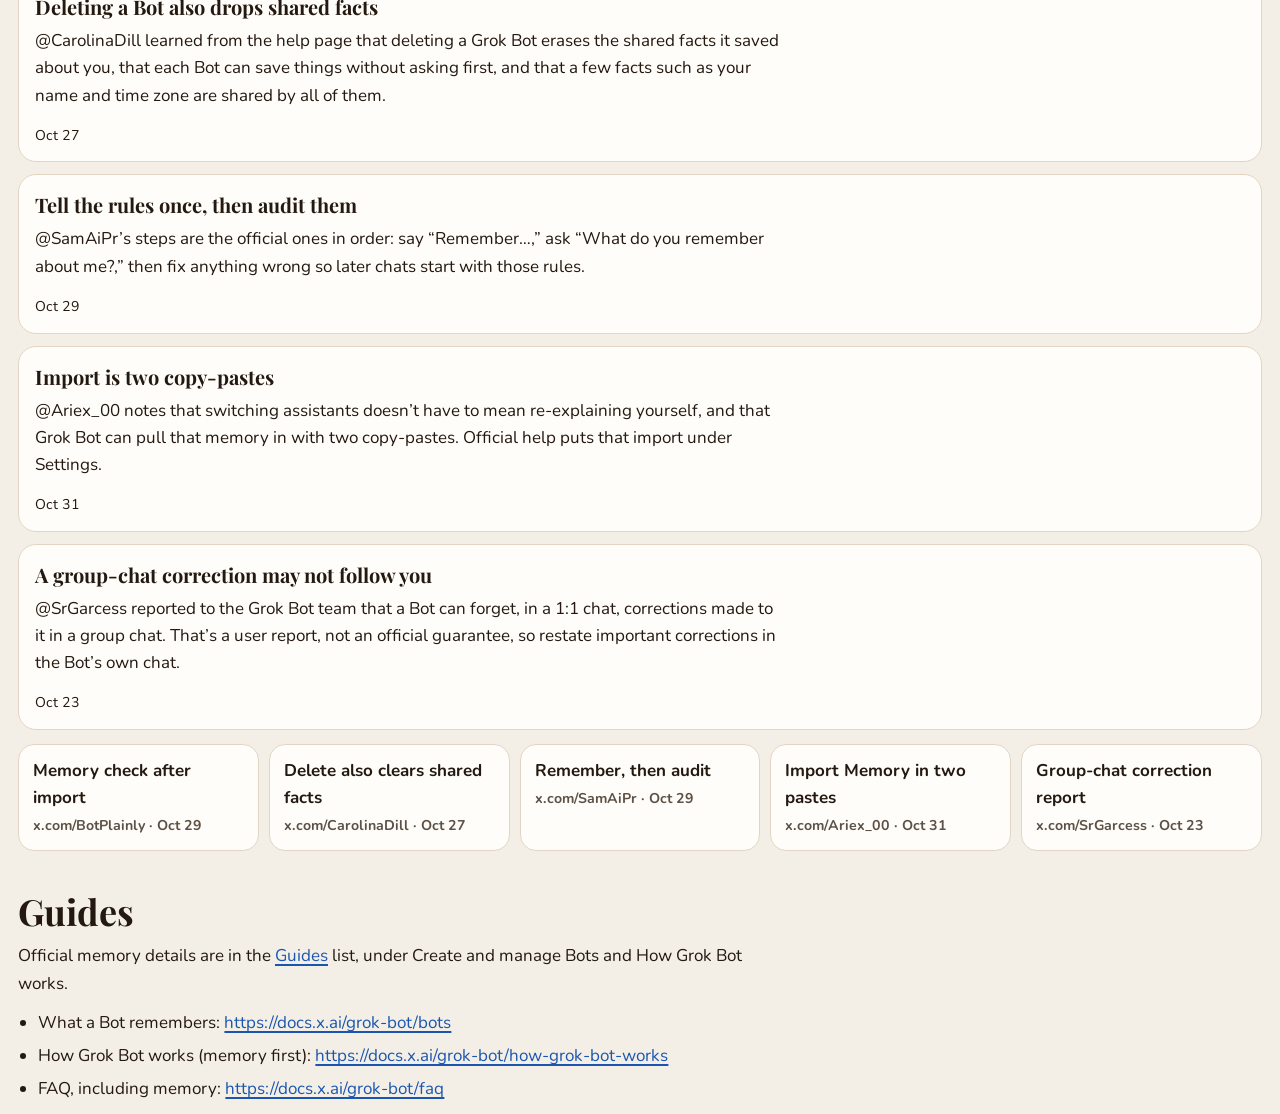
<file: 2026-11-03/index.html>
<!doctype html>
<html lang="en">
<head>
<meta charset="utf-8">
<meta name="viewport" content="width=device-width, initial-scale=1, viewport-fit=cover">
<meta name="theme-color" content="#f4efe6" media="(prefers-color-scheme: light)">
<meta name="theme-color" content="#161310" media="(prefers-color-scheme: dark)">
<meta name="color-scheme" content="light dark">
<script>
try{var t=localStorage.getItem("shelf-theme");if(t==="light"||t==="dark")document.querySelector('meta[name="color-scheme"]').content=t;}catch(e){}
</script>
<meta name="description" content="Tuesday, November 3, 2026 · Good morning, Shea. This week: memory — what your Bot keeps on its own, how to check it, and how to tidy rules so Zhaan, Scorpy, and the rest don't drift.">
<title>Memory: what your bot keeps (and how to tidy it) · Grok Bot Lesson</title>
<link rel="icon" href="../shelf/favicon.svg" type="image/svg+xml">
<link rel="preconnect" href="https://fonts.googleapis.com">
<link rel="preconnect" href="https://fonts.gstatic.com" crossorigin>
<link href="https://fonts.googleapis.com/css2?family=Caveat:wght@600;700&family=Cinzel:wght@600;700&family=Nunito:wght@400;600;700;800&family=Playfair+Display:ital,wght@0,700;0,900;1,700&display=swap" rel="stylesheet">
<link rel="stylesheet" href="../shelf/base.css">
<link rel="stylesheet" href="../shelf/doc.css">
<link rel="stylesheet" href="../lessons.css">
<link rel="apple-touch-icon" sizes="180x180" href="/grok-lessons/icons/apple-touch-icon.png">
<link rel="manifest" href="/grok-lessons/manifest.webmanifest">
<meta name="apple-mobile-web-app-title" content="Grok Bot Lesson">
<meta name="apple-mobile-web-app-capable" content="yes">
<meta name="mobile-web-app-capable" content="yes">
</head>
<body data-root="../">
<a class="skip" href="#content">Skip to content</a>
<header class="site">
  <a class="brand" href="https://shea-nelson.github.io/"><img src="../shelf/favicon.svg" alt="" width="28" height="28"><span>Pages</span></a>
  <nav aria-label="Pages on this site"><ul role="list"><li><a href="https://shea-nelson.github.io/workout-app/">Workout</a></li><li><a href="https://shea-nelson.github.io/kitchen/recipes/">Recipes</a></li><li><a href="https://shea-nelson.github.io/kitchen/planner/">Planner</a></li><li><a href="https://shea-nelson.github.io/bible-study/bible/">Bible</a></li><li><a href="https://shea-nelson.github.io/grok-lessons/" aria-current="page">Lessons</a></li><li><a href="https://shea-nelson.github.io/family-time/">Family</a></li><li><a href="https://shea-nelson.github.io/game-library/">Games</a></li><li><a href="https://shea-nelson.github.io/">All pages</a></li><li><a href="https://shea-nelson.github.io/davenport-table/" target="_blank" rel="noopener noreferrer">Davenport<span class="sr"> (opens in a new tab)</span></a></li></ul></nav>
  <button type="button" class="theme-btn"><span class="when-light">Dark</span><span class="when-dark">Light</span></button>
</header>
<nav class="local-nav wrap" aria-label="Grok Bot Lesson and guides"><ul role="list"><li><a href="../">Grok Bot Lesson</a></li><li><a href="../guides/">Guides</a></li></ul></nav>

<main class="bare">
<article class="doc wrap">
  <header class="hero-block">
    <p class="kicker">Tuesday, November 3, 2026</p>
    <h1 id="content" tabindex="-1">Memory: what your bot keeps (and how to tidy it)</h1>
    <p class="lede">Good morning, Shea. This week: memory — what your Bot keeps on its own, how to check it, and how to tidy rules so Zhaan, Scorpy, and the rest don’t drift.</p>
  </header>

  <section class="block" id="this-weeks-lesson">
    <h2>This week’s lesson: tidy memory in chat, not on a screen</h2>
    <p class="prose">A Bot keeps stable preferences, important facts, and summaries from its work, so it can keep a role without replaying every prior message. Official help says it saves things like how you like to work, rules you ask it to keep (“Always ask before you send an email”), facts about you such as your name and time zone, and a dated log of what it has worked on with you.</p>
    <p class="prose">Logins, cards, and contact info, like addresses and phone numbers, belong in Vault, not in memory.</p>
    <p class="prose">A Bot decides on its own when something is worth keeping. It doesn’t ask first. It often mentions a save in its reply, but not every save shows up in the chat. To make sure it keeps something, ask it to remember, for example: “Remember that I’m out every Friday.”</p>
    <p class="prose">What a Bot saves in one chat, it remembers in all your chats with it. Each Bot has its own memory, but a few facts about you, such as your name and time zone, are shared by all your Bots. When one Bot learns one of these, your other Bots know it too. In a group chat, your Bot can use what you told it in your private chat. If something should stay out of a group, tell your Bot. Each Bot in a group keeps its own memory; that memory isn’t shared with the other Bots there, but everyone in the group can read what your Bot says.</p>
    <p class="prose">There is no memory screen for a personal Bot. Ask in chat instead. To see it: “What do you remember about me?” To correct it: “That’s out of date.” To remove it: “Forget that…” Reset a conversation, and memory is kept. Delete a Bot, and that Bot’s memory is deleted, including shared facts it saved for your other Bots. If you may need the work later, hide it from the sidebar instead of deleting it.</p>
    <p class="prose">Memory is not a source of truth. For facts that change, ask the Bot to look them up again. Back safety boundaries with approvals, not memory alone.</p>
    <ol class="steps" role="list">
      <li><div><strong>Ask what it remembers</strong><p class="prose">Start with “What do you remember about me?” Read the list. Watch for old rules, mixed-up owners, or anything that shouldn’t be there.</p></div></li>
      <li><div><strong>Correct or forget, in plain words</strong><p class="prose">Out of date? Tell it the new detail. Shouldn’t be there? Say “Forget that…”</p></div></li>
      <li><div><strong>Remember the rules that should last</strong><p class="prose">Lasting rules belong in memory. One-off tasks belong in the message. A good lasting rule: “From now on, never send external messages without approval.”</p></div></li>
      <li><div><strong>Keep secrets out of memory</strong><p class="prose">Logins, cards, and contact details go in Vault. Health numbers don’t belong in memory or on a Page.</p></div></li>
      <li><div><strong>Check each Bot that has a job</strong><p class="prose">Zhaan, Scorpy, and Rygel each have their own memory. A rule you told Scorpy is not automatically in Zhaan’s.</p></div></li>
    </ol>
    <div class="callout">
      <span class="leadline">Copy and try</span>
      <pre class="prompt">What do you remember about me, and about how we work together? List the lasting rules, family and household facts, and anything about Nicole, Giles, Discord, or calendars. Then wait. I'll tell you what to correct or forget. Don't change anything until I say so.</pre>
    </div>
  </section>

  <section class="block" id="tip">
    <h2>Tip of the week</h2>
    <p class="prose">If a fact all your Bots share is wrong, tell any Bot the right version. To remove a shared fact completely, ask the Bot that saved it. Don’t delete a Bot just to clear a long chat; reset the conversation if you only want a fresh thread, because reset keeps memory.</p>
  </section>

  <section class="block" id="spotlight">
    <h2>Use case spotlight: check imported memory, then tidy it</h2>
    <p class="prose">On October 29, BotPlainly (@BotPlainly) posted a short checklist for anyone who had moved ChatGPT memory into Grok Bot: ask “What do you remember about me?” If something is out of date, tell it the new detail. If it shouldn’t be there, say “Forget that.” Passwords and card numbers go in Vault, not memory. That matches the official “What a Bot remembers” page.</p>
    <p class="prose">Settings also has Import Memory, which brings preferences and context over from another assistant into your primary Bot. After any import, run that same check. For your crew, it’s worth asking Scorpy and Zhaan the same question, especially around calendar ownership and the rule that nothing goes to Nicole or Giles without your OK.</p>
    <div class="link-grid">
      <a class="link-card" href="https://x.com/BotPlainly/status/2115891462013382974">
        <strong>Check memory, then forget what shouldn’t be there</strong>
        <small>x.com/BotPlainly · Oct 29, 2026</small>
      </a>
    </div>
  </section>

  <section class="block" id="try">
    <h2>Try this week</h2>
    <p class="prose">Write the lasting rules down, and make sure each Bot that needs them has the same version:</p>
    <div class="callout">
      <span class="leadline">Remember the owners, forget the conflicts</span>
      <pre class="prompt">Remember these lasting rules, and forget any older ones that conflict: Zhaan owns calendars, reminders, and school dates. You own the keto meal plan and grocery list. Never put health numbers or logins in memory or on a Page. Never email Giles, text Nicole, or post to Discord without my OK. After you save that, show me what you now remember about those rules.</pre>
    </div>
    <p class="prose">Send a matching note to Zhaan so both Bots agree.</p>
  </section>

  <section class="block" id="from-x">
    <h2>From around X</h2>
    <div class="stack">
      <div class="rowcard"><strong>A 30-second memory check</strong><p class="prose">@BotPlainly’s checklist after an import: ask what it remembers, correct what’s out of date, say “Forget that” for what shouldn’t be there, and keep passwords and cards in Vault.</p><small>Oct 29</small></div>
      <div class="rowcard"><strong>Deleting a Bot also drops shared facts</strong><p class="prose">@CarolinaDill learned from the help page that deleting a Grok Bot erases the shared facts it saved about you, that each Bot can save things without asking first, and that a few facts such as your name and time zone are shared by all of them.</p><small>Oct 27</small></div>
      <div class="rowcard"><strong>Tell the rules once, then audit them</strong><p class="prose">@SamAiPr’s steps are the official ones in order: say “Remember…,” ask “What do you remember about me?,” then fix anything wrong so later chats start with those rules.</p><small>Oct 29</small></div>
      <div class="rowcard"><strong>Import is two copy-pastes</strong><p class="prose">@Ariex_00 notes that switching assistants doesn’t have to mean re-explaining yourself, and that Grok Bot can pull that memory in with two copy-pastes. Official help puts that import under Settings.</p><small>Oct 31</small></div>
      <div class="rowcard"><strong>A group-chat correction may not follow you</strong><p class="prose">@SrGarcess reported to the Grok Bot team that a Bot can forget, in a 1:1 chat, corrections made to it in a group chat. That’s a user report, not an official guarantee, so restate important corrections in the Bot’s own chat.</p><small>Oct 23</small></div>
    </div>
    <div class="link-grid follow">
      <a class="link-card" href="https://x.com/BotPlainly/status/2115891462013382974"><strong>Memory check after import</strong><small>x.com/BotPlainly · Oct 29</small></a>
      <a class="link-card" href="https://x.com/CarolinaDill/status/2115045658704945586"><strong>Delete also clears shared facts</strong><small>x.com/CarolinaDill · Oct 27</small></a>
      <a class="link-card" href="https://x.com/SamAiPr/status/2115736556455485769"><strong>Remember, then audit</strong><small>x.com/SamAiPr · Oct 29</small></a>
      <a class="link-card" href="https://x.com/Ariex_00/status/2116534599689892132"><strong>Import Memory in two pastes</strong><small>x.com/Ariex_00 · Oct 31</small></a>
      <a class="link-card" href="https://x.com/SrGarcess/status/2113451802977075239"><strong>Group-chat correction report</strong><small>x.com/SrGarcess · Oct 23</small></a>
    </div>
  </section>

  <section class="block" id="go-deeper">
    <h2>Guides</h2>
    <p class="prose">Official memory details are in the <a href="../guides/">Guides</a> list, under Create and manage Bots and How Grok Bot works.</p>
    <ul class="bullets">
      <li>What a Bot remembers: <a href="https://docs.x.ai/grok-bot/bots">https://docs.x.ai/grok-bot/bots</a></li>
      <li>How Grok Bot works (memory first): <a href="https://docs.x.ai/grok-bot/how-grok-bot-works">https://docs.x.ai/grok-bot/how-grok-bot-works</a></li>
      <li>FAQ, including memory: <a href="https://docs.x.ai/grok-bot/faq">https://docs.x.ai/grok-bot/faq</a></li>
    </ul>
  </section>
</article>
</main>

<script type="module" src="../shelf/nav.js"></script>
</body>
</html>
</file>
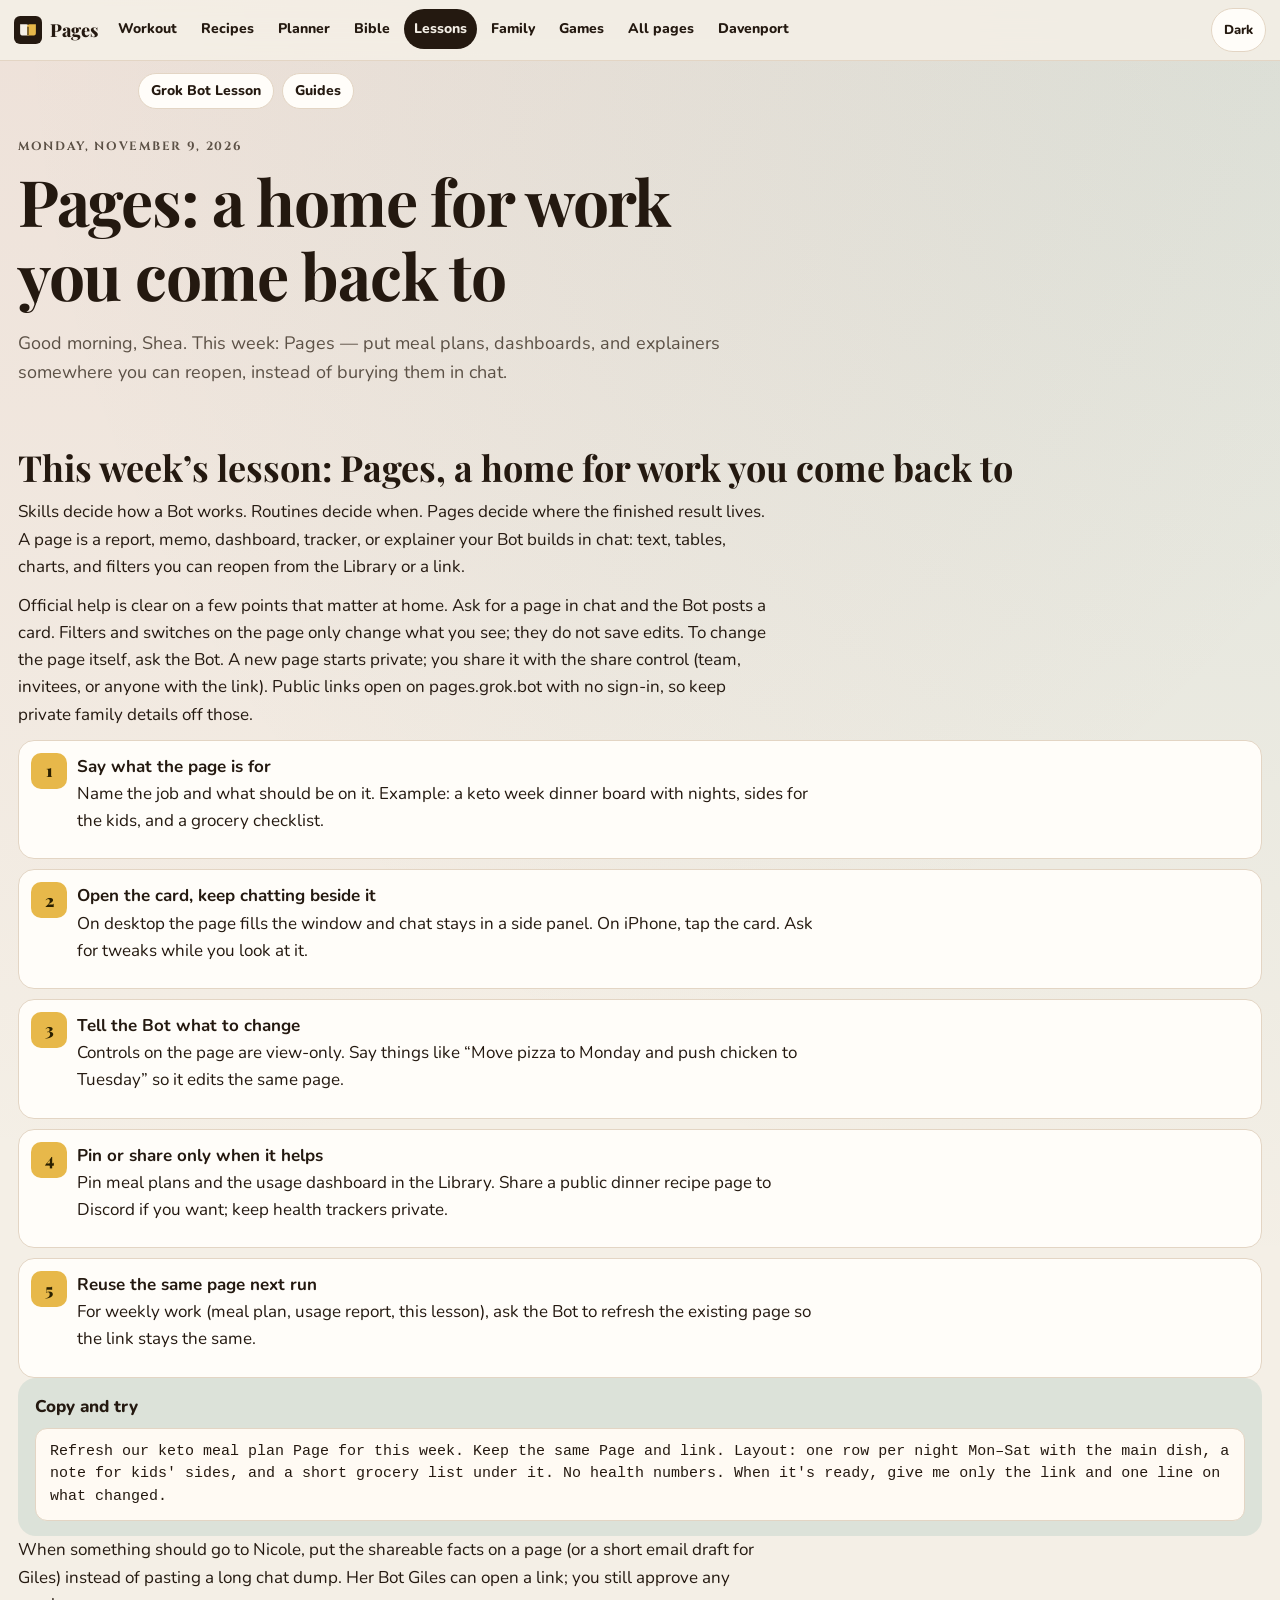
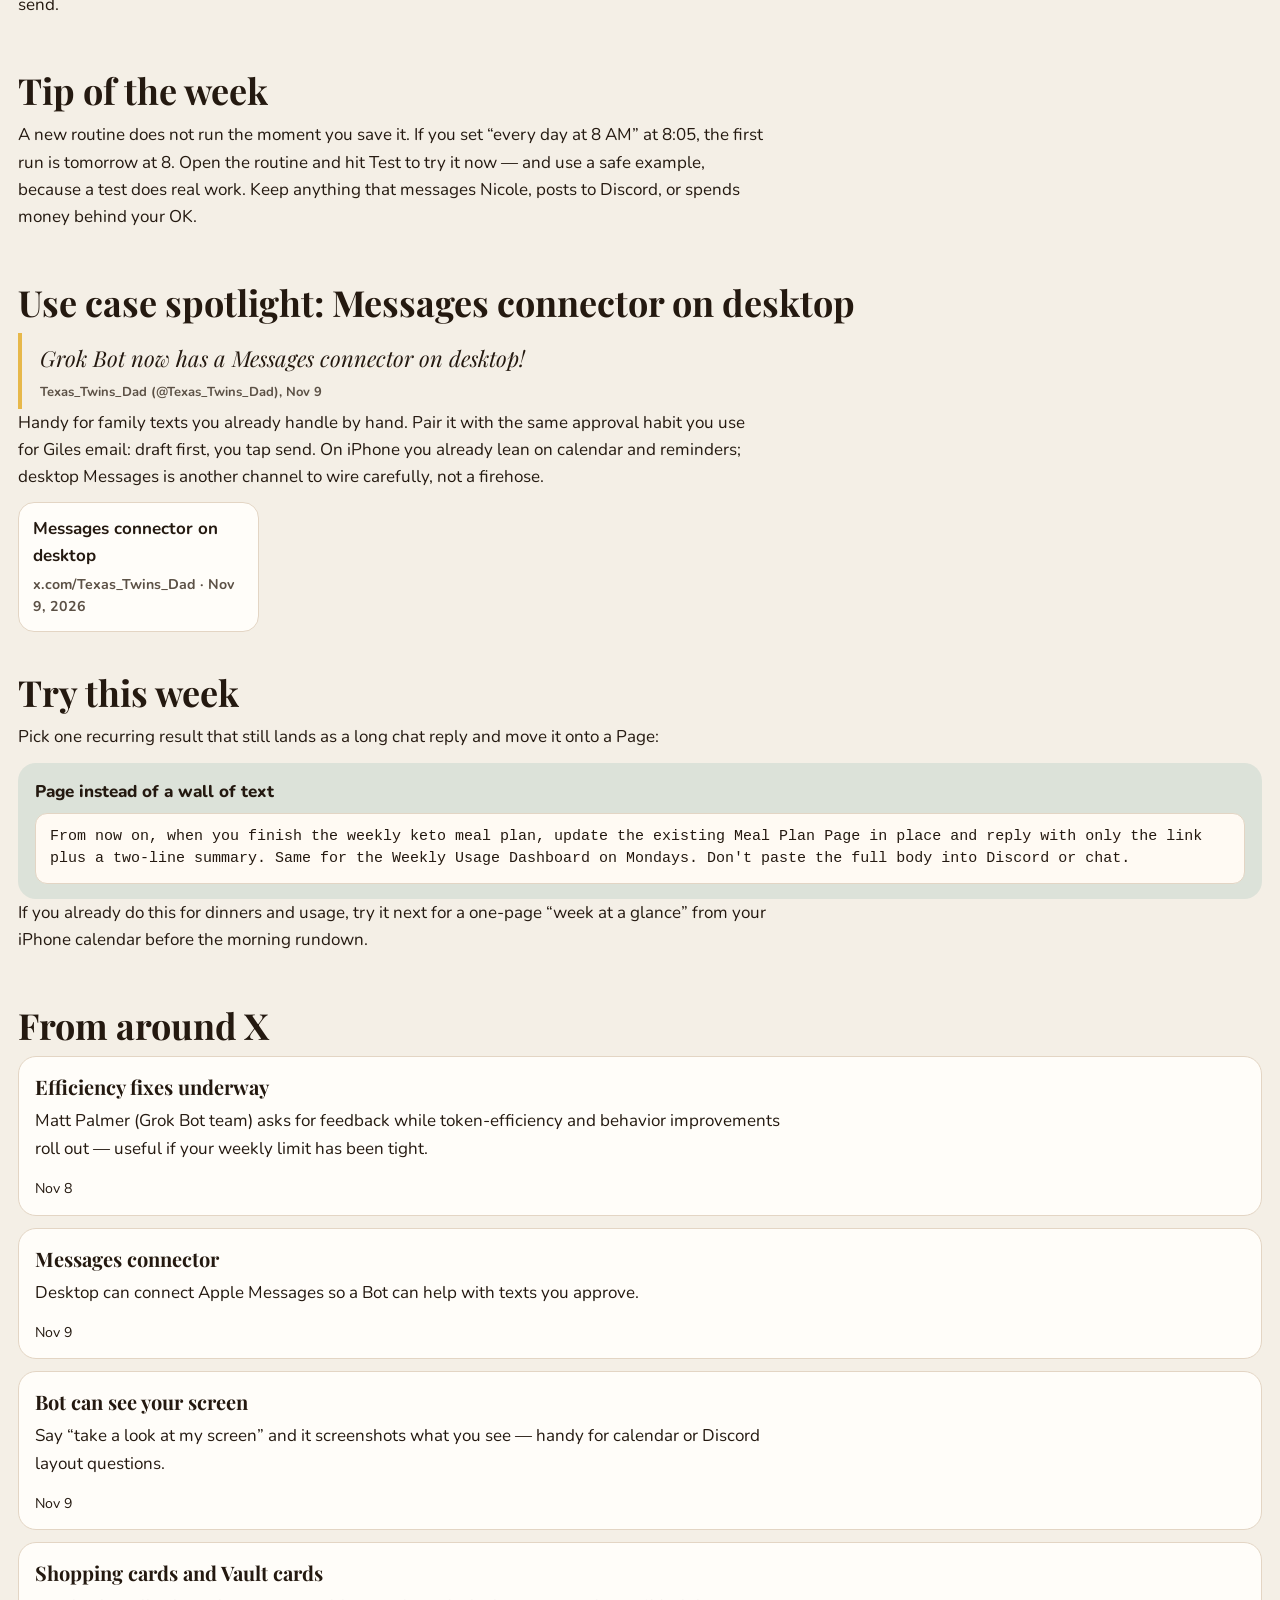
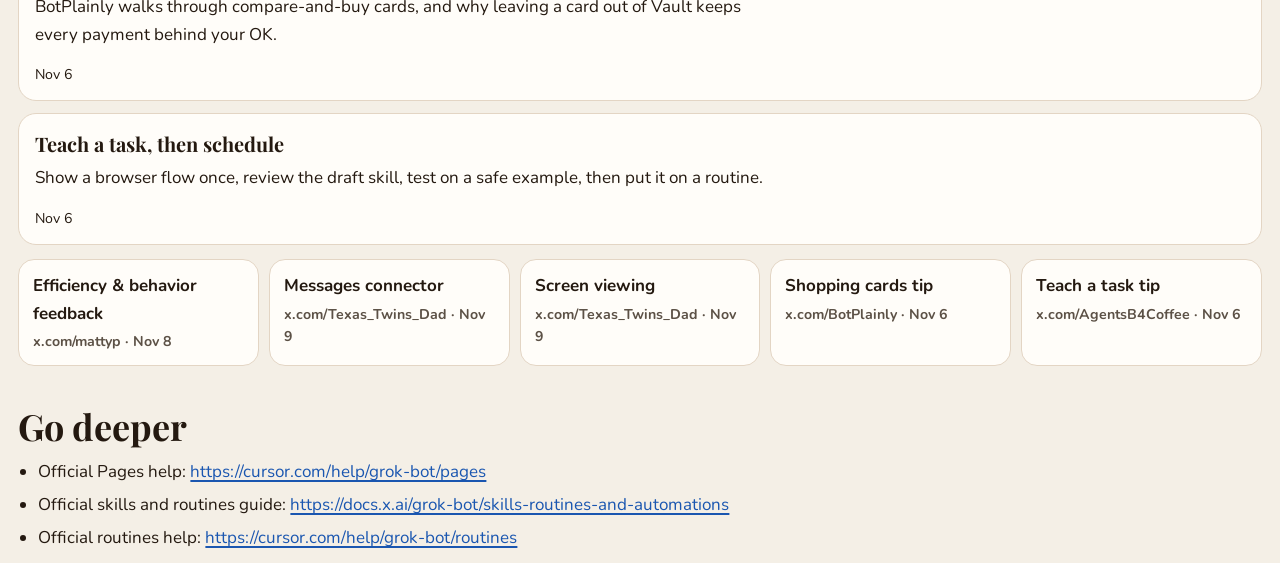
<file: 2026-11-09/index.html>
<!doctype html>
<html lang="en">
<head>
<meta charset="utf-8">
<meta name="viewport" content="width=device-width, initial-scale=1, viewport-fit=cover">
<meta name="theme-color" content="#f4efe6" media="(prefers-color-scheme: light)">
<meta name="theme-color" content="#161310" media="(prefers-color-scheme: dark)">
<meta name="color-scheme" content="light dark">
<script>
try{var t=localStorage.getItem("shelf-theme");if(t==="light"||t==="dark")document.querySelector('meta[name="color-scheme"]').content=t;}catch(e){}
</script>
<meta name="description" content="Monday, November 9, 2026 · Good morning, Shea. This week: Pages — put meal plans, dashboards, and explainers somewhere you can reopen, instead of burying them in chat.">
<title>Pages: a home for work you come back to · Grok Bot Lesson</title>
<link rel="icon" href="../shelf/favicon.svg" type="image/svg+xml">
<link rel="preconnect" href="https://fonts.googleapis.com">
<link rel="preconnect" href="https://fonts.gstatic.com" crossorigin>
<link href="https://fonts.googleapis.com/css2?family=Caveat:wght@600;700&family=Cinzel:wght@600;700&family=Nunito:wght@400;600;700;800&family=Playfair+Display:ital,wght@0,700;0,900;1,700&display=swap" rel="stylesheet">
<link rel="stylesheet" href="../shelf/base.css">
<link rel="stylesheet" href="../shelf/doc.css">
<link rel="stylesheet" href="../lessons.css">
<link rel="apple-touch-icon" sizes="180x180" href="/grok-lessons/icons/apple-touch-icon.png">
<link rel="manifest" href="/grok-lessons/manifest.webmanifest">
<meta name="apple-mobile-web-app-title" content="Grok Bot Lesson">
<meta name="apple-mobile-web-app-capable" content="yes">
<meta name="mobile-web-app-capable" content="yes">
</head>
<body data-root="../">
<a class="skip" href="#content">Skip to content</a>
<header class="site">
  <a class="brand" href="https://shea-nelson.github.io/"><img src="../shelf/favicon.svg" alt="" width="28" height="28"><span>Pages</span></a>
  <nav aria-label="Pages on this site"><ul role="list"><li><a href="https://shea-nelson.github.io/workout-app/">Workout</a></li><li><a href="https://shea-nelson.github.io/kitchen/recipes/">Recipes</a></li><li><a href="https://shea-nelson.github.io/kitchen/planner/">Planner</a></li><li><a href="https://shea-nelson.github.io/bible-study/bible/">Bible</a></li><li><a href="https://shea-nelson.github.io/grok-lessons/" aria-current="page">Lessons</a></li><li><a href="https://shea-nelson.github.io/family-time/">Family</a></li><li><a href="https://shea-nelson.github.io/game-library/">Games</a></li><li><a href="https://shea-nelson.github.io/">All pages</a></li><li><a href="https://shea-nelson.github.io/davenport-table/" target="_blank" rel="noopener noreferrer">Davenport<span class="sr"> (opens in a new tab)</span></a></li></ul></nav>
  <button type="button" class="theme-btn"><span class="when-light">Dark</span><span class="when-dark">Light</span></button>
</header>
<nav class="local-nav wrap" aria-label="Grok Bot Lesson and guides"><ul role="list"><li><a href="../">Grok Bot Lesson</a></li><li><a href="../guides/">Guides</a></li></ul></nav>

<main class="bare">
<article class="doc wrap">
  <header class="hero-block">
    <p class="kicker">Monday, November 9, 2026</p>
    <h1 id="content" tabindex="-1">Pages: a home for work you come back to</h1>
    <p class="lede">Good morning, Shea. This week: Pages — put meal plans, dashboards, and explainers somewhere you can reopen, instead of burying them in chat.</p>
  </header>

  <section class="block" id="this-weeks-lesson">
    <h2>This week’s lesson: Pages, a home for work you come back to</h2>
    <p class="prose">Skills decide how a Bot works. Routines decide when. Pages decide where the finished result lives. A page is a report, memo, dashboard, tracker, or explainer your Bot builds in chat: text, tables, charts, and filters you can reopen from the Library or a link.</p>
    <p class="prose">Official help is clear on a few points that matter at home. Ask for a page in chat and the Bot posts a card. Filters and switches on the page only change what you see; they do not save edits. To change the page itself, ask the Bot. A new page starts private; you share it with the share control (team, invitees, or anyone with the link). Public links open on pages.grok.bot with no sign-in, so keep private family details off those.</p>
    <ol class="steps" role="list">
      <li><div><strong>Say what the page is for</strong><p class="prose">Name the job and what should be on it. Example: a keto week dinner board with nights, sides for the kids, and a grocery checklist.</p></div></li>
      <li><div><strong>Open the card, keep chatting beside it</strong><p class="prose">On desktop the page fills the window and chat stays in a side panel. On iPhone, tap the card. Ask for tweaks while you look at it.</p></div></li>
      <li><div><strong>Tell the Bot what to change</strong><p class="prose">Controls on the page are view-only. Say things like “Move pizza to Monday and push chicken to Tuesday” so it edits the same page.</p></div></li>
      <li><div><strong>Pin or share only when it helps</strong><p class="prose">Pin meal plans and the usage dashboard in the Library. Share a public dinner recipe page to Discord if you want; keep health trackers private.</p></div></li>
      <li><div><strong>Reuse the same page next run</strong><p class="prose">For weekly work (meal plan, usage report, this lesson), ask the Bot to refresh the existing page so the link stays the same.</p></div></li>
    </ol>
    <div class="callout">
      <span class="leadline">Copy and try</span>
      <pre class="prompt">Refresh our keto meal plan Page for this week. Keep the same Page and link. Layout: one row per night Mon–Sat with the main dish, a note for kids' sides, and a short grocery list under it. No health numbers. When it's ready, give me only the link and one line on what changed.</pre>
    </div>
    <p class="prose">When something should go to Nicole, put the shareable facts on a page (or a short email draft for Giles) instead of pasting a long chat dump. Her Bot Giles can open a link; you still approve any send.</p>
  </section>

  <section class="block" id="tip">
    <h2>Tip of the week</h2>
    <p class="prose">A new routine does not run the moment you save it. If you set “every day at 8 AM” at 8:05, the first run is tomorrow at 8. Open the routine and hit Test to try it now — and use a safe example, because a test does real work. Keep anything that messages Nicole, posts to Discord, or spends money behind your OK.</p>
  </section>

  <section class="block" id="spotlight">
    <h2>Use case spotlight: Messages connector on desktop</h2>
    <blockquote class="quote">Grok Bot now has a Messages connector on desktop!<cite>Texas_Twins_Dad (@Texas_Twins_Dad), Nov 9</cite></blockquote>
    <p class="prose">Handy for family texts you already handle by hand. Pair it with the same approval habit you use for Giles email: draft first, you tap send. On iPhone you already lean on calendar and reminders; desktop Messages is another channel to wire carefully, not a firehose.</p>
    <div class="link-grid">
      <a class="link-card" href="https://x.com/Texas_Twins_Dad/status/2119844619772968998">
        <strong>Messages connector on desktop</strong>
        <small>x.com/Texas_Twins_Dad · Nov 9, 2026</small>
      </a>
    </div>
  </section>

  <section class="block" id="try">
    <h2>Try this week</h2>
    <p class="prose">Pick one recurring result that still lands as a long chat reply and move it onto a Page:</p>
    <div class="callout">
      <span class="leadline">Page instead of a wall of text</span>
      <pre class="prompt">From now on, when you finish the weekly keto meal plan, update the existing Meal Plan Page in place and reply with only the link plus a two-line summary. Same for the Weekly Usage Dashboard on Mondays. Don't paste the full body into Discord or chat.</pre>
    </div>
    <p class="prose">If you already do this for dinners and usage, try it next for a one-page “week at a glance” from your iPhone calendar before the morning rundown.</p>
  </section>

  <section class="block" id="from-x">
    <h2>From around X</h2>
    <div class="stack">
      <div class="rowcard"><strong>Efficiency fixes underway</strong><p class="prose">Matt Palmer (Grok Bot team) asks for feedback while token-efficiency and behavior improvements roll out — useful if your weekly limit has been tight.</p><small>Nov 8</small></div>
      <div class="rowcard"><strong>Messages connector</strong><p class="prose">Desktop can connect Apple Messages so a Bot can help with texts you approve.</p><small>Nov 9</small></div>
      <div class="rowcard"><strong>Bot can see your screen</strong><p class="prose">Say “take a look at my screen” and it screenshots what you see — handy for calendar or Discord layout questions.</p><small>Nov 9</small></div>
      <div class="rowcard"><strong>Shopping cards and Vault cards</strong><p class="prose">BotPlainly walks through compare-and-buy cards, and why leaving a card out of Vault keeps every payment behind your OK.</p><small>Nov 6</small></div>
      <div class="rowcard"><strong>Teach a task, then schedule</strong><p class="prose">Show a browser flow once, review the draft skill, test on a safe example, then put it on a routine.</p><small>Nov 6</small></div>
    </div>
    <div class="link-grid follow">
      <a class="link-card" href="https://x.com/mattyp/status/2119474599708827957"><strong>Efficiency &amp; behavior feedback</strong><small>x.com/mattyp · Nov 8</small></a>
      <a class="link-card" href="https://x.com/Texas_Twins_Dad/status/2119844619772968998"><strong>Messages connector</strong><small>x.com/Texas_Twins_Dad · Nov 9</small></a>
      <a class="link-card" href="https://x.com/Texas_Twins_Dad/status/2119796859057438885"><strong>Screen viewing</strong><small>x.com/Texas_Twins_Dad · Nov 9</small></a>
      <a class="link-card" href="https://x.com/BotPlainly/status/2118729743499489586"><strong>Shopping cards tip</strong><small>x.com/BotPlainly · Nov 6</small></a>
      <a class="link-card" href="https://x.com/AgentsB4Coffee/status/2118735556796371418"><strong>Teach a task tip</strong><small>x.com/AgentsB4Coffee · Nov 6</small></a>
    </div>
  </section>

  <section class="block" id="go-deeper">
    <h2>Go deeper</h2>
    <ul class="bullets">
      <li>Official Pages help: <a href="https://cursor.com/help/grok-bot/pages">https://cursor.com/help/grok-bot/pages</a></li>
      <li>Official skills and routines guide: <a href="https://docs.x.ai/grok-bot/skills-routines-and-automations">https://docs.x.ai/grok-bot/skills-routines-and-automations</a></li>
      <li>Official routines help: <a href="https://cursor.com/help/grok-bot/routines">https://cursor.com/help/grok-bot/routines</a></li>
    </ul>
  </section>
</article>
</main>

<script type="module" src="../shelf/nav.js"></script>
</body>
</html>
</file>
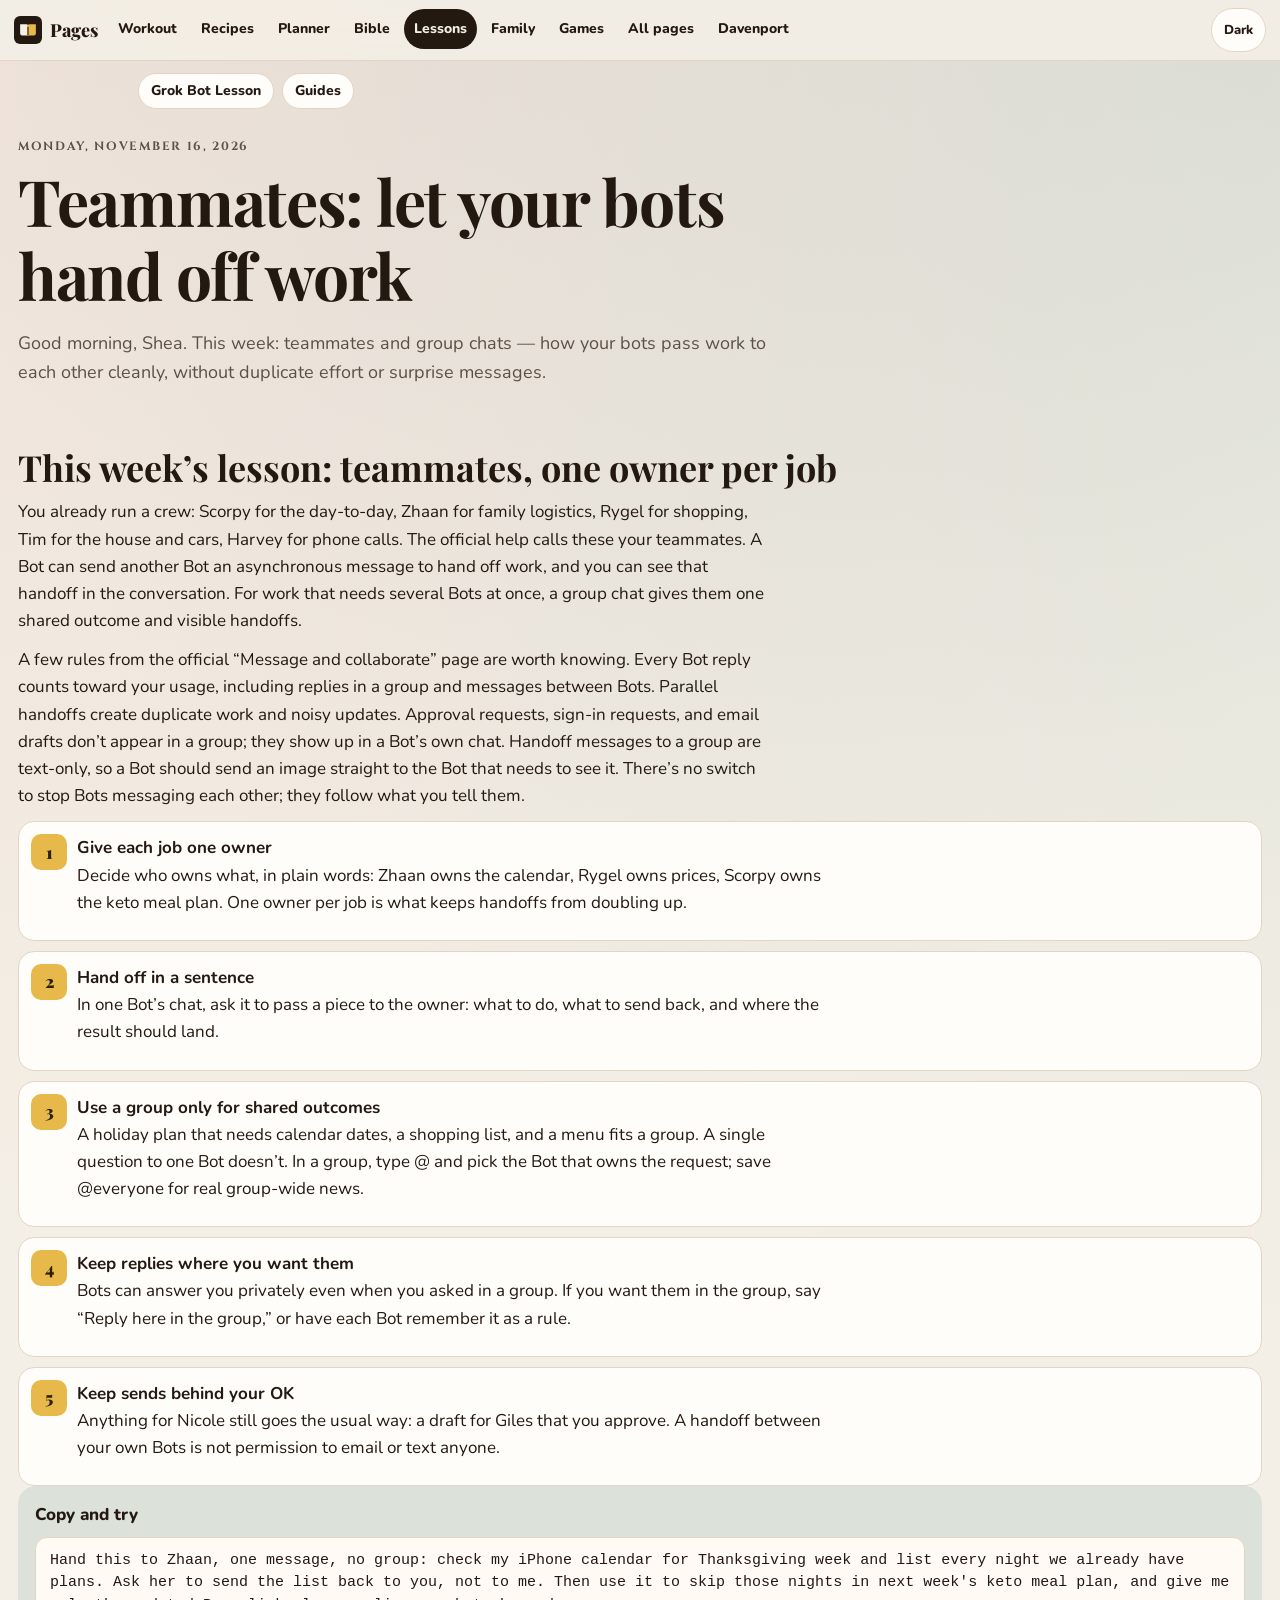
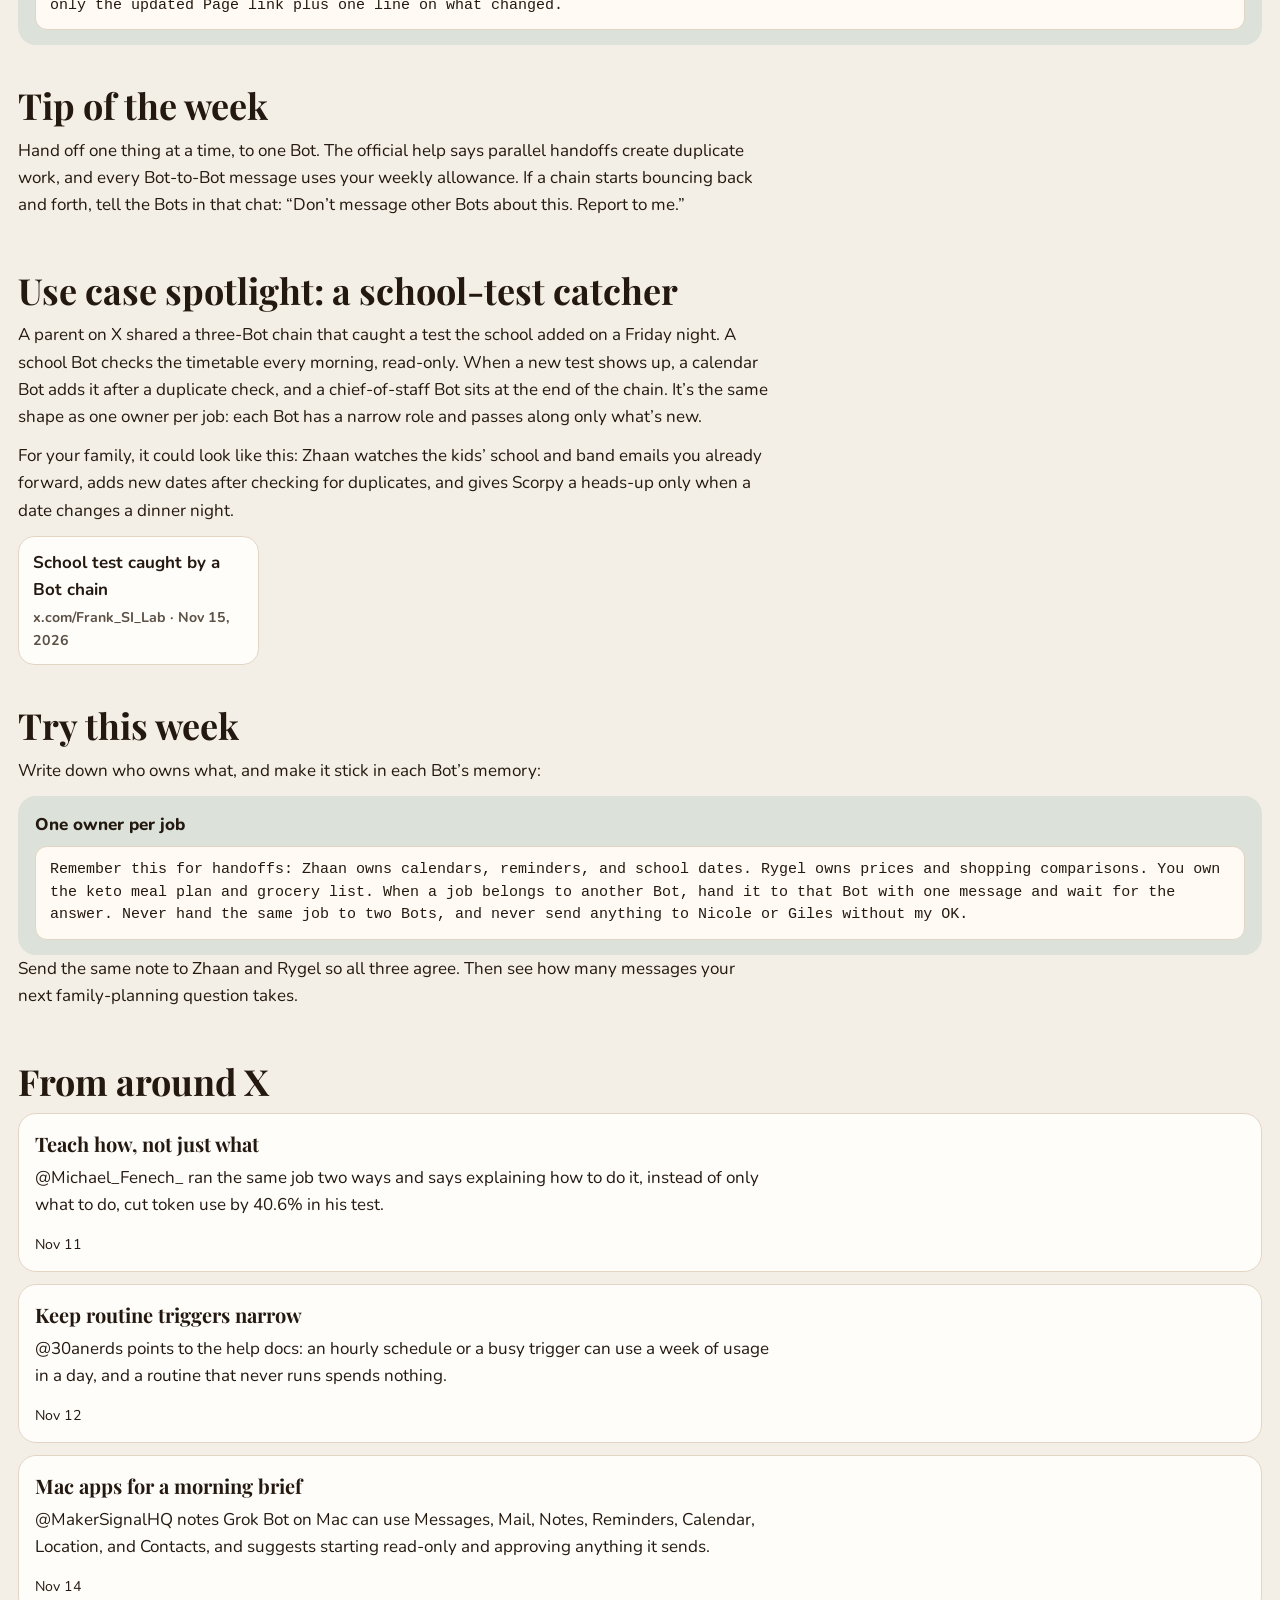
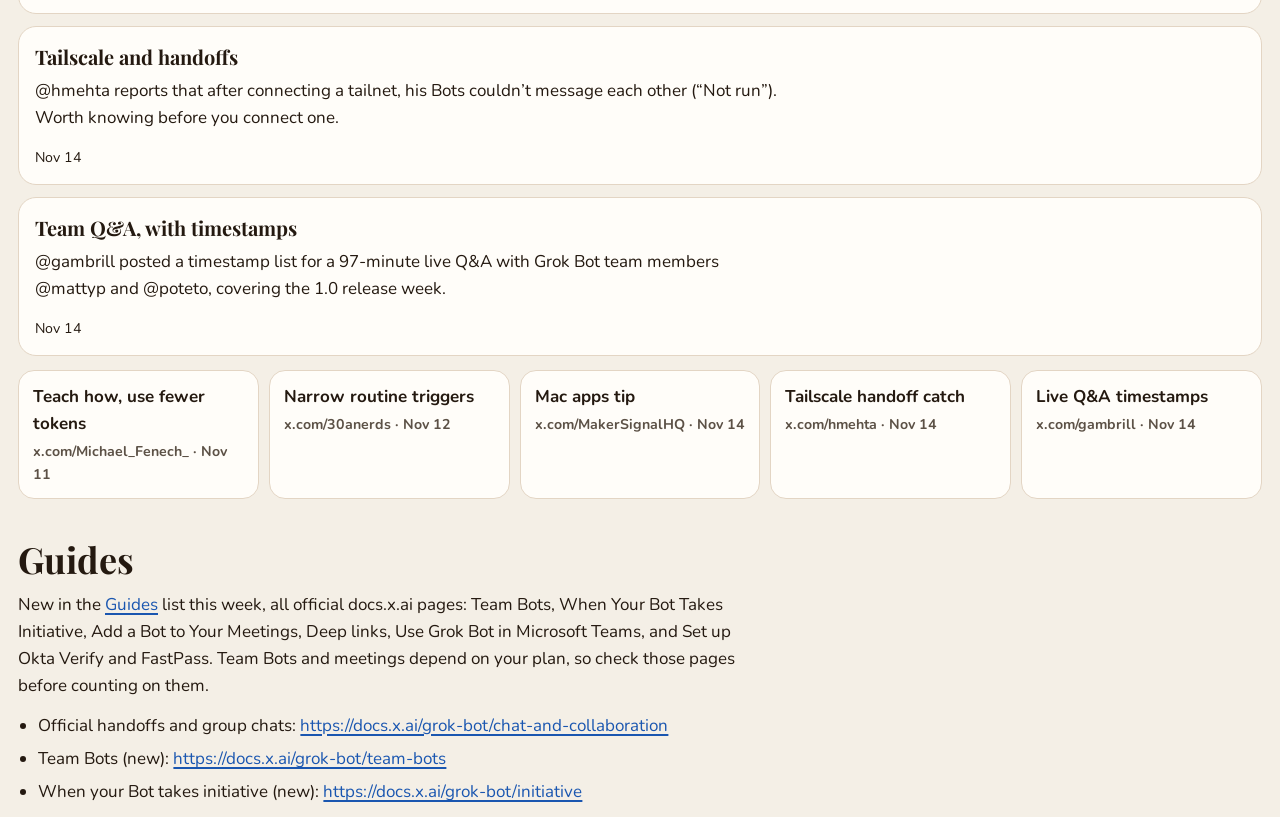
<file: 2026-11-16/index.html>
<!doctype html>
<html lang="en">
<head>
<meta charset="utf-8">
<meta name="viewport" content="width=device-width, initial-scale=1, viewport-fit=cover">
<meta name="theme-color" content="#f4efe6" media="(prefers-color-scheme: light)">
<meta name="theme-color" content="#161310" media="(prefers-color-scheme: dark)">
<meta name="color-scheme" content="light dark">
<script>
try{var t=localStorage.getItem("shelf-theme");if(t==="light"||t==="dark")document.querySelector('meta[name="color-scheme"]').content=t;}catch(e){}
</script>
<meta name="description" content="Monday, November 16, 2026 · Good morning, Shea. This week: teammates and group chats — how your bots pass work to each other cleanly, without duplicate effort or surprise messages.">
<title>Teammates: let your bots hand off work · Grok Bot Lesson</title>
<link rel="icon" href="../shelf/favicon.svg" type="image/svg+xml">
<link rel="preconnect" href="https://fonts.googleapis.com">
<link rel="preconnect" href="https://fonts.gstatic.com" crossorigin>
<link href="https://fonts.googleapis.com/css2?family=Caveat:wght@600;700&family=Cinzel:wght@600;700&family=Nunito:wght@400;600;700;800&family=Playfair+Display:ital,wght@0,700;0,900;1,700&display=swap" rel="stylesheet">
<link rel="stylesheet" href="../shelf/base.css">
<link rel="stylesheet" href="../shelf/doc.css">
<link rel="stylesheet" href="../lessons.css">
<link rel="apple-touch-icon" sizes="180x180" href="/grok-lessons/icons/apple-touch-icon.png">
<link rel="manifest" href="/grok-lessons/manifest.webmanifest">
<meta name="apple-mobile-web-app-title" content="Grok Bot Lesson">
<meta name="apple-mobile-web-app-capable" content="yes">
<meta name="mobile-web-app-capable" content="yes">
</head>
<body data-root="../">
<a class="skip" href="#content">Skip to content</a>
<header class="site">
  <a class="brand" href="https://shea-nelson.github.io/"><img src="../shelf/favicon.svg" alt="" width="28" height="28"><span>Pages</span></a>
  <nav aria-label="Pages on this site"><ul role="list"><li><a href="https://shea-nelson.github.io/workout-app/">Workout</a></li><li><a href="https://shea-nelson.github.io/kitchen/recipes/">Recipes</a></li><li><a href="https://shea-nelson.github.io/kitchen/planner/">Planner</a></li><li><a href="https://shea-nelson.github.io/bible-study/bible/">Bible</a></li><li><a href="https://shea-nelson.github.io/grok-lessons/" aria-current="page">Lessons</a></li><li><a href="https://shea-nelson.github.io/family-time/">Family</a></li><li><a href="https://shea-nelson.github.io/game-library/">Games</a></li><li><a href="https://shea-nelson.github.io/">All pages</a></li><li><a href="https://shea-nelson.github.io/davenport-table/" target="_blank" rel="noopener noreferrer">Davenport<span class="sr"> (opens in a new tab)</span></a></li></ul></nav>
  <button type="button" class="theme-btn"><span class="when-light">Dark</span><span class="when-dark">Light</span></button>
</header>
<nav class="local-nav wrap" aria-label="Grok Bot Lesson and guides"><ul role="list"><li><a href="../">Grok Bot Lesson</a></li><li><a href="../guides/">Guides</a></li></ul></nav>

<main class="bare">
<article class="doc wrap">
  <header class="hero-block">
    <p class="kicker">Monday, November 16, 2026</p>
    <h1 id="content" tabindex="-1">Teammates: let your bots hand off work</h1>
    <p class="lede">Good morning, Shea. This week: teammates and group chats — how your bots pass work to each other cleanly, without duplicate effort or surprise messages.</p>
  </header>

  <section class="block" id="this-weeks-lesson">
    <h2>This week’s lesson: teammates, one owner per job</h2>
    <p class="prose">You already run a crew: Scorpy for the day-to-day, Zhaan for family logistics, Rygel for shopping, Tim for the house and cars, Harvey for phone calls. The official help calls these your teammates. A Bot can send another Bot an asynchronous message to hand off work, and you can see that handoff in the conversation. For work that needs several Bots at once, a group chat gives them one shared outcome and visible handoffs.</p>
    <p class="prose">A few rules from the official “Message and collaborate” page are worth knowing. Every Bot reply counts toward your usage, including replies in a group and messages between Bots. Parallel handoffs create duplicate work and noisy updates. Approval requests, sign-in requests, and email drafts don’t appear in a group; they show up in a Bot’s own chat. Handoff messages to a group are text-only, so a Bot should send an image straight to the Bot that needs to see it. There’s no switch to stop Bots messaging each other; they follow what you tell them.</p>
    <ol class="steps" role="list">
      <li><div><strong>Give each job one owner</strong><p class="prose">Decide who owns what, in plain words: Zhaan owns the calendar, Rygel owns prices, Scorpy owns the keto meal plan. One owner per job is what keeps handoffs from doubling up.</p></div></li>
      <li><div><strong>Hand off in a sentence</strong><p class="prose">In one Bot’s chat, ask it to pass a piece to the owner: what to do, what to send back, and where the result should land.</p></div></li>
      <li><div><strong>Use a group only for shared outcomes</strong><p class="prose">A holiday plan that needs calendar dates, a shopping list, and a menu fits a group. A single question to one Bot doesn’t. In a group, type @ and pick the Bot that owns the request; save @everyone for real group-wide news.</p></div></li>
      <li><div><strong>Keep replies where you want them</strong><p class="prose">Bots can answer you privately even when you asked in a group. If you want them in the group, say “Reply here in the group,” or have each Bot remember it as a rule.</p></div></li>
      <li><div><strong>Keep sends behind your OK</strong><p class="prose">Anything for Nicole still goes the usual way: a draft for Giles that you approve. A handoff between your own Bots is not permission to email or text anyone.</p></div></li>
    </ol>
    <div class="callout">
      <span class="leadline">Copy and try</span>
      <pre class="prompt">Hand this to Zhaan, one message, no group: check my iPhone calendar for Thanksgiving week and list every night we already have plans. Ask her to send the list back to you, not to me. Then use it to skip those nights in next week's keto meal plan, and give me only the updated Page link plus one line on what changed.</pre>
    </div>
  </section>

  <section class="block" id="tip">
    <h2>Tip of the week</h2>
    <p class="prose">Hand off one thing at a time, to one Bot. The official help says parallel handoffs create duplicate work, and every Bot-to-Bot message uses your weekly allowance. If a chain starts bouncing back and forth, tell the Bots in that chat: “Don’t message other Bots about this. Report to me.”</p>
  </section>

  <section class="block" id="spotlight">
    <h2>Use case spotlight: a school-test catcher</h2>
    <p class="prose">A parent on X shared a three-Bot chain that caught a test the school added on a Friday night. A school Bot checks the timetable every morning, read-only. When a new test shows up, a calendar Bot adds it after a duplicate check, and a chief-of-staff Bot sits at the end of the chain. It’s the same shape as one owner per job: each Bot has a narrow role and passes along only what’s new.</p>
    <p class="prose">For your family, it could look like this: Zhaan watches the kids’ school and band emails you already forward, adds new dates after checking for duplicates, and gives Scorpy a heads-up only when a date changes a dinner night.</p>
    <div class="link-grid">
      <a class="link-card" href="https://x.com/Frank_SI_Lab/status/2121940102003798426">
        <strong>School test caught by a Bot chain</strong>
        <small>x.com/Frank_SI_Lab · Nov 15, 2026</small>
      </a>
    </div>
  </section>

  <section class="block" id="try">
    <h2>Try this week</h2>
    <p class="prose">Write down who owns what, and make it stick in each Bot’s memory:</p>
    <div class="callout">
      <span class="leadline">One owner per job</span>
      <pre class="prompt">Remember this for handoffs: Zhaan owns calendars, reminders, and school dates. Rygel owns prices and shopping comparisons. You own the keto meal plan and grocery list. When a job belongs to another Bot, hand it to that Bot with one message and wait for the answer. Never hand the same job to two Bots, and never send anything to Nicole or Giles without my OK.</pre>
    </div>
    <p class="prose">Send the same note to Zhaan and Rygel so all three agree. Then see how many messages your next family-planning question takes.</p>
  </section>

  <section class="block" id="from-x">
    <h2>From around X</h2>
    <div class="stack">
      <div class="rowcard"><strong>Teach how, not just what</strong><p class="prose">@Michael_Fenech_ ran the same job two ways and says explaining how to do it, instead of only what to do, cut token use by 40.6% in his test.</p><small>Nov 11</small></div>
      <div class="rowcard"><strong>Keep routine triggers narrow</strong><p class="prose">@30anerds points to the help docs: an hourly schedule or a busy trigger can use a week of usage in a day, and a routine that never runs spends nothing.</p><small>Nov 12</small></div>
      <div class="rowcard"><strong>Mac apps for a morning brief</strong><p class="prose">@MakerSignalHQ notes Grok Bot on Mac can use Messages, Mail, Notes, Reminders, Calendar, Location, and Contacts, and suggests starting read-only and approving anything it sends.</p><small>Nov 14</small></div>
      <div class="rowcard"><strong>Tailscale and handoffs</strong><p class="prose">@hmehta reports that after connecting a tailnet, his Bots couldn’t message each other (“Not run”). Worth knowing before you connect one.</p><small>Nov 14</small></div>
      <div class="rowcard"><strong>Team Q&amp;A, with timestamps</strong><p class="prose">@gambrill posted a timestamp list for a 97-minute live Q&amp;A with Grok Bot team members @mattyp and @poteto, covering the 1.0 release week.</p><small>Nov 14</small></div>
    </div>
    <div class="link-grid follow">
      <a class="link-card" href="https://x.com/Michael_Fenech_/status/2120484434323374366"><strong>Teach how, use fewer tokens</strong><small>x.com/Michael_Fenech_ · Nov 11</small></a>
      <a class="link-card" href="https://x.com/30anerds/status/2121000256242430191"><strong>Narrow routine triggers</strong><small>x.com/30anerds · Nov 12</small></a>
      <a class="link-card" href="https://x.com/MakerSignalHQ/status/2121443130218041653"><strong>Mac apps tip</strong><small>x.com/MakerSignalHQ · Nov 14</small></a>
      <a class="link-card" href="https://x.com/hmehta/status/2121648360012534212"><strong>Tailscale handoff catch</strong><small>x.com/hmehta · Nov 14</small></a>
      <a class="link-card" href="https://x.com/gambrill/status/2121593773289333233"><strong>Live Q&amp;A timestamps</strong><small>x.com/gambrill · Nov 14</small></a>
    </div>
  </section>

  <section class="block" id="go-deeper">
    <h2>Guides</h2>
    <p class="prose">New in the <a href="../guides/">Guides</a> list this week, all official docs.x.ai pages: Team Bots, When Your Bot Takes Initiative, Add a Bot to Your Meetings, Deep links, Use Grok Bot in Microsoft Teams, and Set up Okta Verify and FastPass. Team Bots and meetings depend on your plan, so check those pages before counting on them.</p>
    <ul class="bullets">
      <li>Official handoffs and group chats: <a href="https://docs.x.ai/grok-bot/chat-and-collaboration">https://docs.x.ai/grok-bot/chat-and-collaboration</a></li>
      <li>Team Bots (new): <a href="https://docs.x.ai/grok-bot/team-bots">https://docs.x.ai/grok-bot/team-bots</a></li>
      <li>When your Bot takes initiative (new): <a href="https://docs.x.ai/grok-bot/initiative">https://docs.x.ai/grok-bot/initiative</a></li>
    </ul>
  </section>
</article>
</main>

<script type="module" src="../shelf/nav.js"></script>
</body>
</html>
</file>
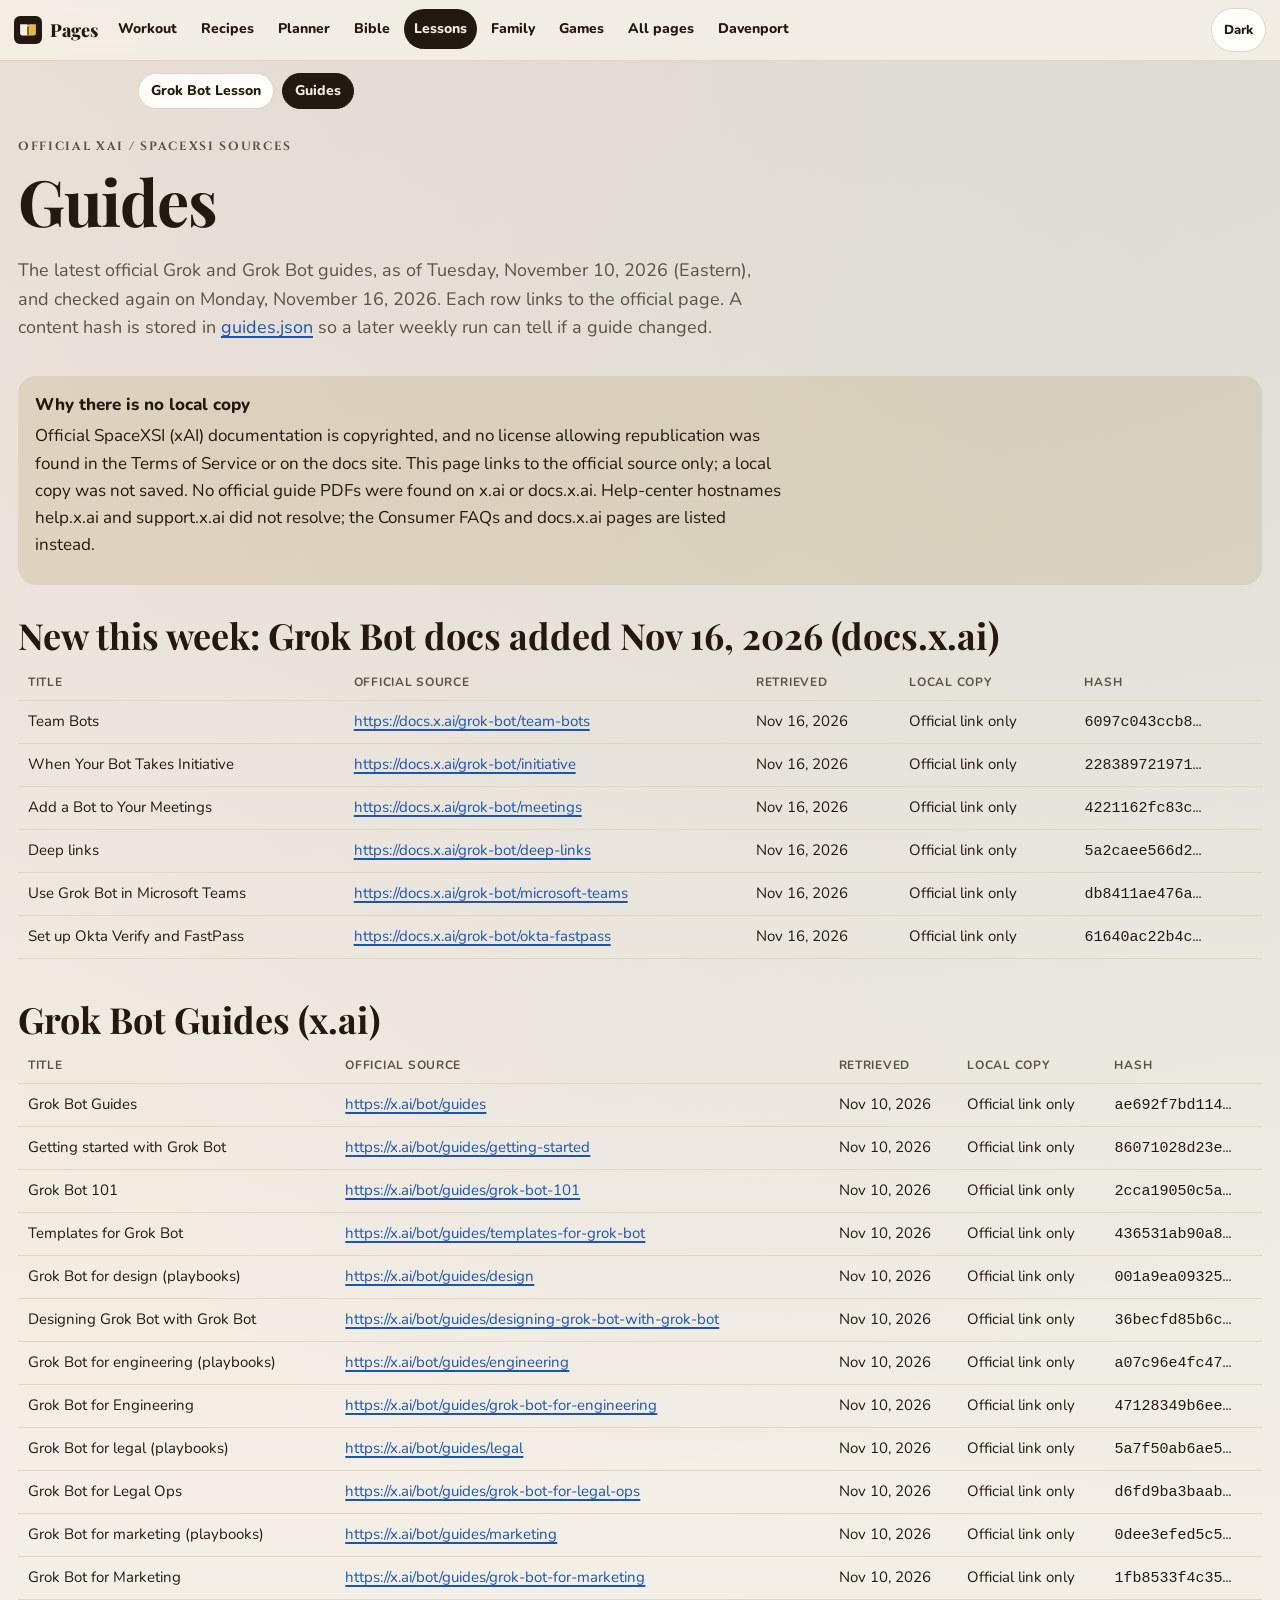
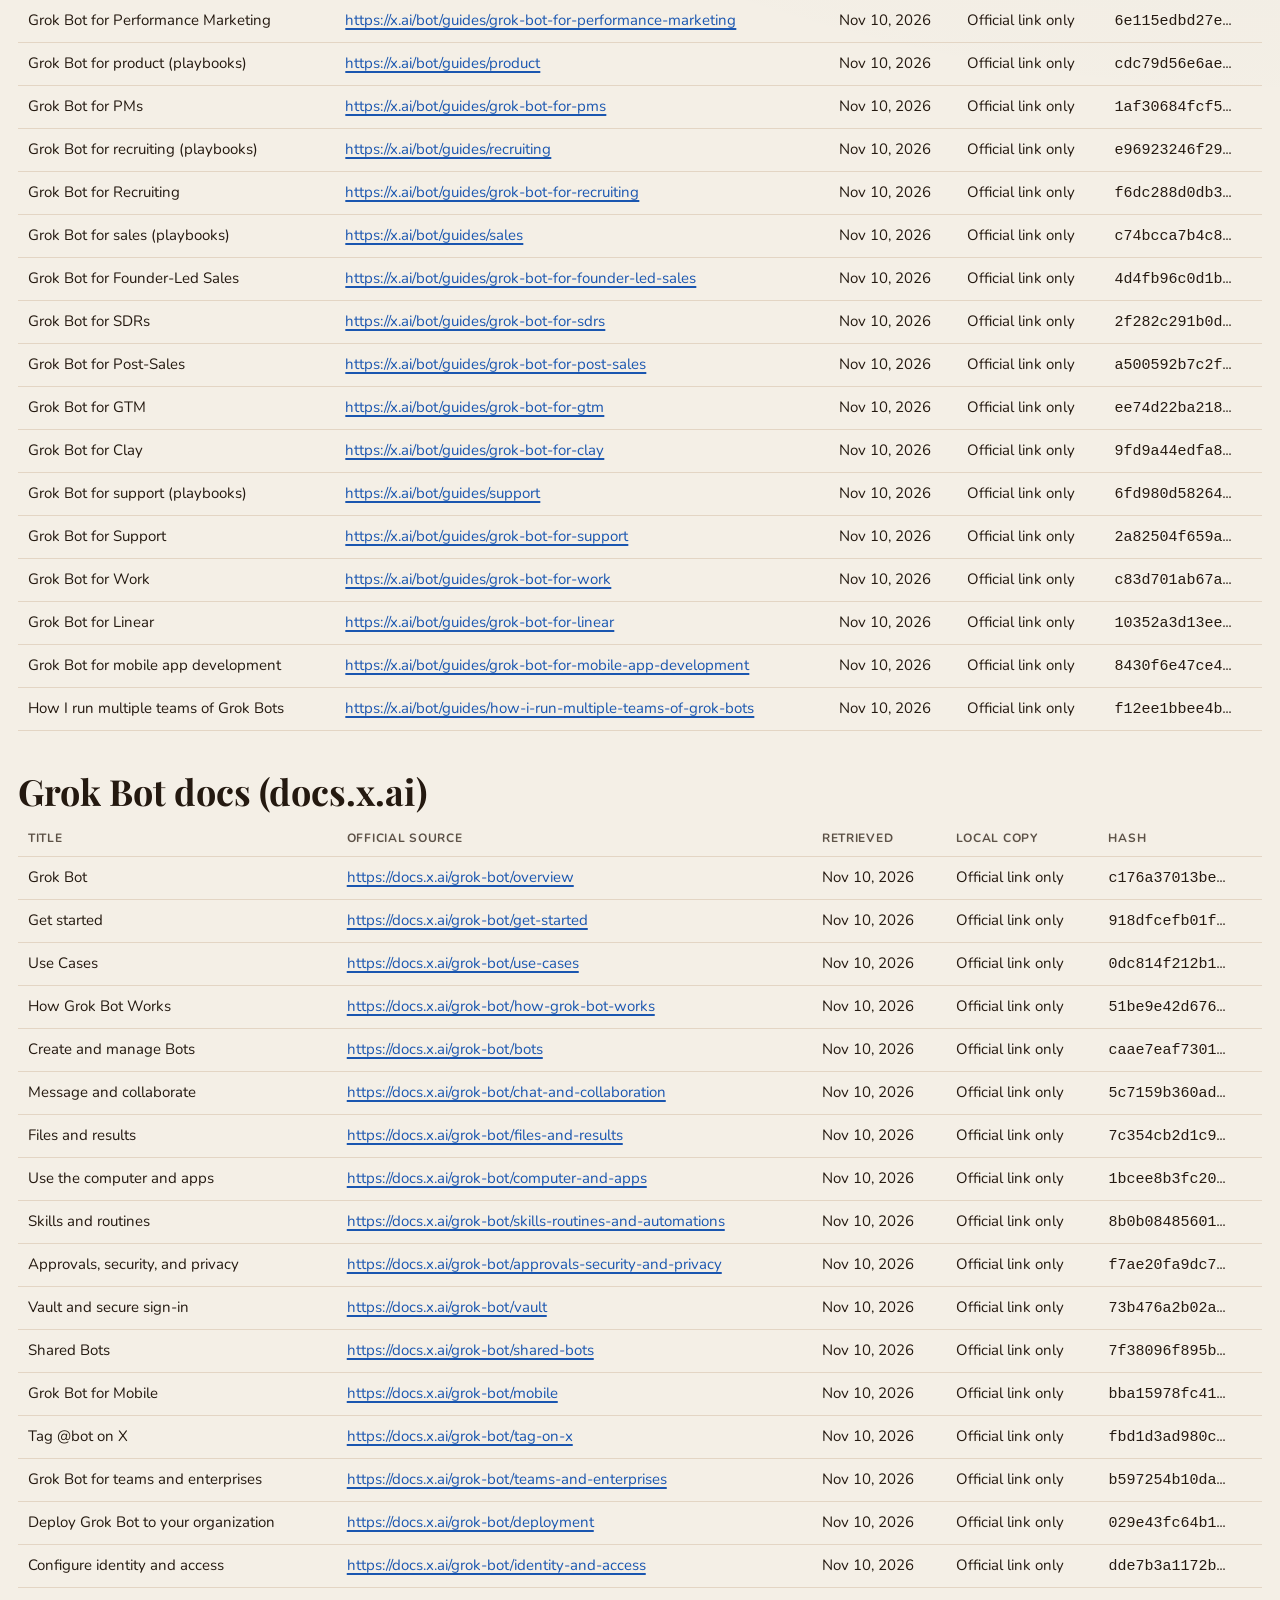
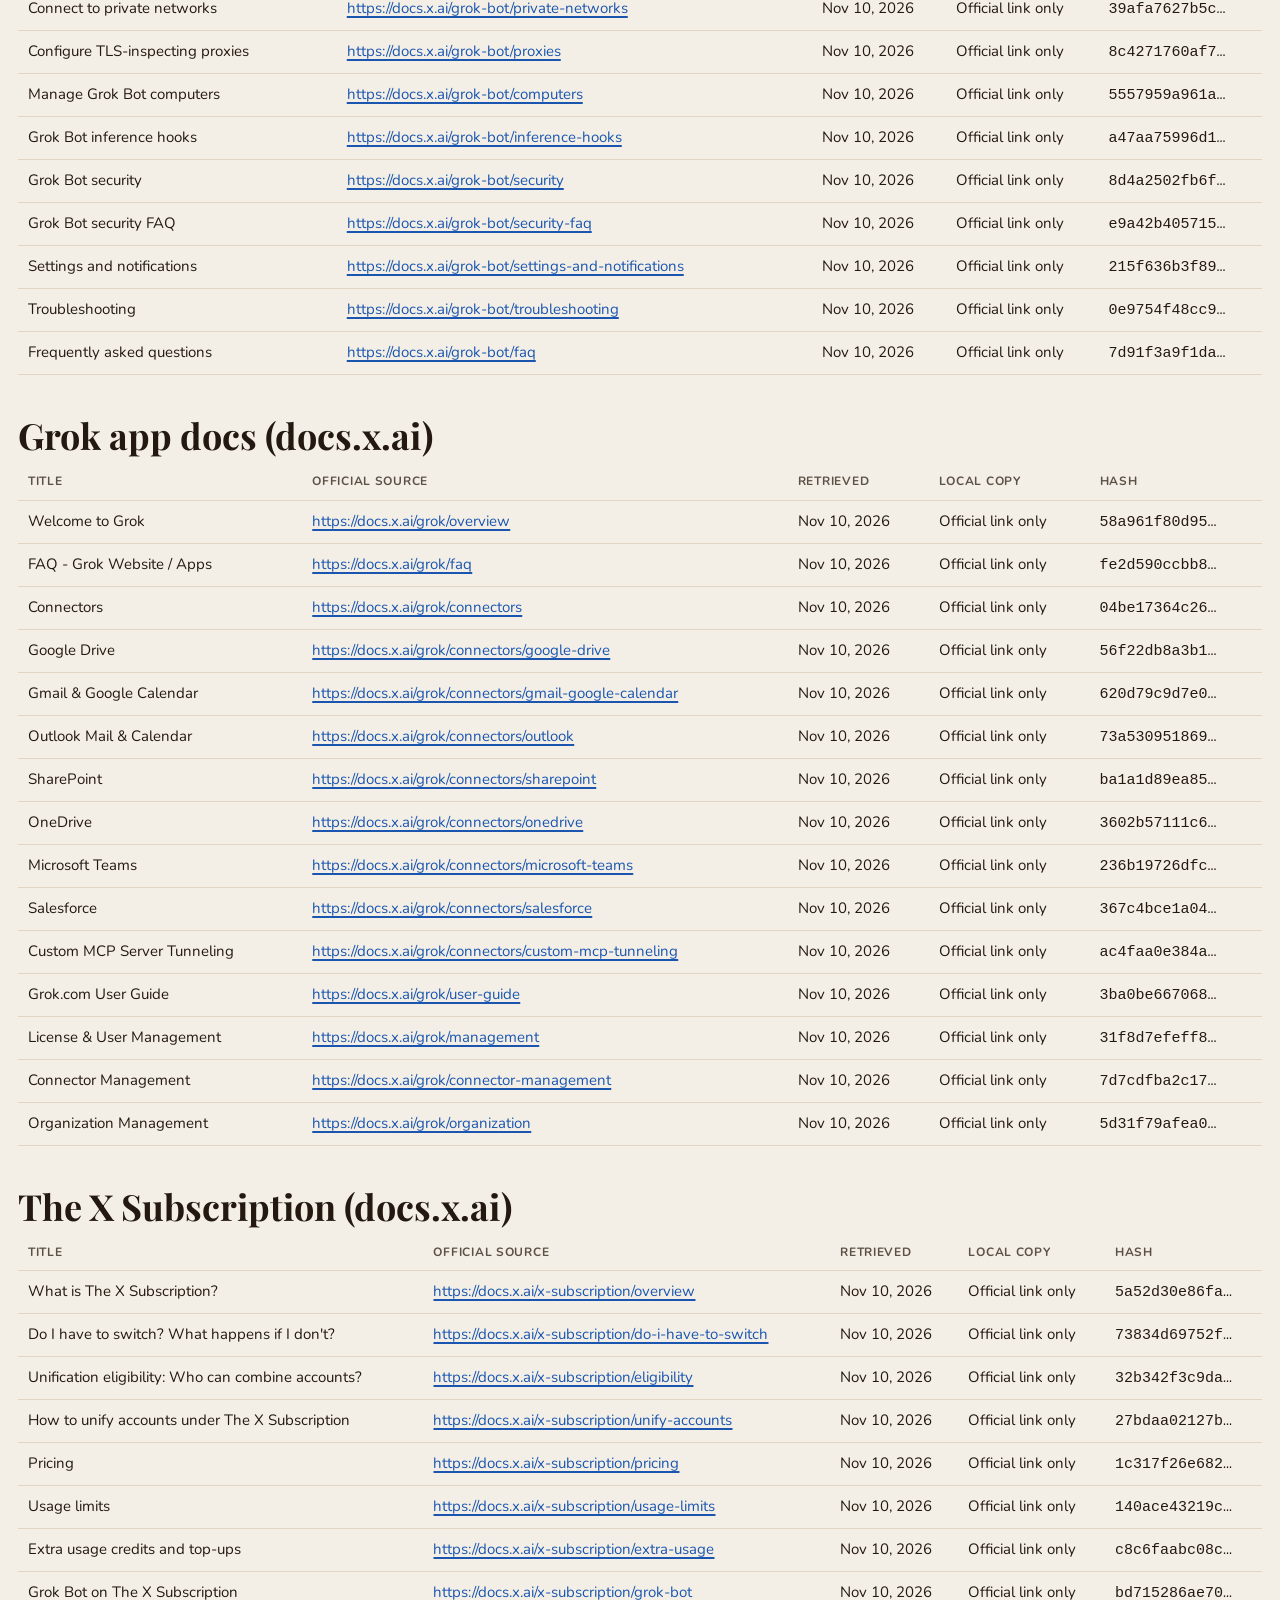
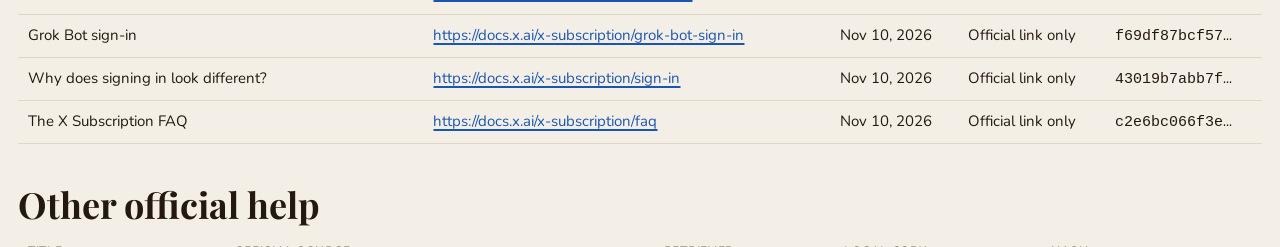
<file: guides/index.html>
<!doctype html>
<html lang="en">
<head>
<meta charset="utf-8">
<meta name="viewport" content="width=device-width, initial-scale=1, viewport-fit=cover">
<meta name="theme-color" content="#f4efe6" media="(prefers-color-scheme: light)">
<meta name="theme-color" content="#161310" media="(prefers-color-scheme: dark)">
<meta name="color-scheme" content="light dark">
<script>
try{var t=localStorage.getItem("shelf-theme");if(t==="light"||t==="dark")document.querySelector('meta[name="color-scheme"]').content=t;}catch(e){}
</script>
<meta name="description" content="Index of official xAI and SpaceXSI Grok and Grok Bot guides, with links to the source pages.">
<title>Guides · Grok Bot Lesson</title>
<link rel="icon" href="../shelf/favicon.svg" type="image/svg+xml">
<link rel="preconnect" href="https://fonts.googleapis.com">
<link rel="preconnect" href="https://fonts.gstatic.com" crossorigin>
<link href="https://fonts.googleapis.com/css2?family=Caveat:wght@600;700&family=Cinzel:wght@600;700&family=Nunito:wght@400;600;700;800&family=Playfair+Display:ital,wght@0,700;0,900;1,700&display=swap" rel="stylesheet">
<link rel="stylesheet" href="../shelf/base.css">
<link rel="stylesheet" href="../shelf/doc.css">
<link rel="stylesheet" href="../lessons.css">
<link rel="apple-touch-icon" sizes="180x180" href="/grok-lessons/icons/apple-touch-icon.png">
<link rel="manifest" href="/grok-lessons/manifest.webmanifest">
<meta name="apple-mobile-web-app-title" content="Grok Bot Lesson">
<meta name="apple-mobile-web-app-capable" content="yes">
<meta name="mobile-web-app-capable" content="yes">
</head>
<body data-root="../">
<a class="skip" href="#content">Skip to content</a>
<header class="site">
  <a class="brand" href="https://shea-nelson.github.io/"><img src="../shelf/favicon.svg" alt="" width="28" height="28"><span>Pages</span></a>
  <nav aria-label="Pages on this site"><ul role="list"><li><a href="https://shea-nelson.github.io/workout-app/">Workout</a></li><li><a href="https://shea-nelson.github.io/kitchen/recipes/">Recipes</a></li><li><a href="https://shea-nelson.github.io/kitchen/planner/">Planner</a></li><li><a href="https://shea-nelson.github.io/bible-study/bible/">Bible</a></li><li><a href="https://shea-nelson.github.io/grok-lessons/" aria-current="page">Lessons</a></li><li><a href="https://shea-nelson.github.io/family-time/">Family</a></li><li><a href="https://shea-nelson.github.io/game-library/">Games</a></li><li><a href="https://shea-nelson.github.io/">All pages</a></li><li><a href="https://shea-nelson.github.io/davenport-table/" target="_blank" rel="noopener noreferrer">Davenport<span class="sr"> (opens in a new tab)</span></a></li></ul></nav>
  <button type="button" class="theme-btn"><span class="when-light">Dark</span><span class="when-dark">Light</span></button>
</header>
<nav class="local-nav wrap" aria-label="Grok Bot Lesson and guides"><ul role="list"><li><a href="../">Grok Bot Lesson</a></li><li><a href="./" aria-current="page">Guides</a></li></ul></nav>

<main class="wrap doc" id="main">
  <header class="hero-block">
    <p class="kicker">Official xAI / SpaceXSI sources</p>
    <h1 id="content" tabindex="-1">Guides</h1>
    <p class="lede">The latest official Grok and Grok Bot guides, as of Tuesday, November 10, 2026 (Eastern), and checked again on Monday, November 16, 2026. Each row links to the official page. A content hash is stored in <a href="guides.json">guides.json</a> so a later weekly run can tell if a guide changed.</p>
  </header>
  <aside class="callout warning note-box">
    <span class="leadline">Why there is no local copy</span>
    <p class="prose">Official SpaceXSI (xAI) documentation is copyrighted, and no license allowing republication was found in the Terms of Service or on the docs site. This page links to the official source only; a local copy was not saved. No official guide PDFs were found on x.ai or docs.x.ai. Help-center hostnames help.x.ai and support.x.ai did not resolve; the Consumer FAQs and docs.x.ai pages are listed instead.</p>
  </aside>
  <section class="guides-group"><h2>New this week: Grok Bot docs added Nov 16, 2026 (docs.x.ai)</h2><div class="table-wrap" tabindex="0" role="region" aria-labelledby="guide-table-1"><table class="data guide-table"><caption id="guide-table-1" class="sr">New this week: Grok Bot docs added Nov 16, 2026 (docs.x.ai)</caption><thead><tr><th scope="col">Title</th><th scope="col">Official source</th><th scope="col">Retrieved</th><th scope="col">Local copy</th><th scope="col">Hash</th></tr></thead><tbody><tr><td data-label="Title">Team Bots</td><td data-label="Official source"><a href="https://docs.x.ai/grok-bot/team-bots">https://docs.x.ai/grok-bot/team-bots</a></td><td data-label="Retrieved"><time datetime="2026-11-16">Nov 16, 2026</time></td><td data-label="Local copy">Official link only</td><td data-label="Hash"><code>6097c043ccb8…</code></td></tr><tr><td data-label="Title">When Your Bot Takes Initiative</td><td data-label="Official source"><a href="https://docs.x.ai/grok-bot/initiative">https://docs.x.ai/grok-bot/initiative</a></td><td data-label="Retrieved"><time datetime="2026-11-16">Nov 16, 2026</time></td><td data-label="Local copy">Official link only</td><td data-label="Hash"><code>228389721971…</code></td></tr><tr><td data-label="Title">Add a Bot to Your Meetings</td><td data-label="Official source"><a href="https://docs.x.ai/grok-bot/meetings">https://docs.x.ai/grok-bot/meetings</a></td><td data-label="Retrieved"><time datetime="2026-11-16">Nov 16, 2026</time></td><td data-label="Local copy">Official link only</td><td data-label="Hash"><code>4221162fc83c…</code></td></tr><tr><td data-label="Title">Deep links</td><td data-label="Official source"><a href="https://docs.x.ai/grok-bot/deep-links">https://docs.x.ai/grok-bot/deep-links</a></td><td data-label="Retrieved"><time datetime="2026-11-16">Nov 16, 2026</time></td><td data-label="Local copy">Official link only</td><td data-label="Hash"><code>5a2caee566d2…</code></td></tr><tr><td data-label="Title">Use Grok Bot in Microsoft Teams</td><td data-label="Official source"><a href="https://docs.x.ai/grok-bot/microsoft-teams">https://docs.x.ai/grok-bot/microsoft-teams</a></td><td data-label="Retrieved"><time datetime="2026-11-16">Nov 16, 2026</time></td><td data-label="Local copy">Official link only</td><td data-label="Hash"><code>db8411ae476a…</code></td></tr><tr><td data-label="Title">Set up Okta Verify and FastPass</td><td data-label="Official source"><a href="https://docs.x.ai/grok-bot/okta-fastpass">https://docs.x.ai/grok-bot/okta-fastpass</a></td><td data-label="Retrieved"><time datetime="2026-11-16">Nov 16, 2026</time></td><td data-label="Local copy">Official link only</td><td data-label="Hash"><code>61640ac22b4c…</code></td></tr></tbody></table></div></section><section class="guides-group"><h2>Grok Bot Guides (x.ai)</h2><div class="table-wrap" tabindex="0" role="region" aria-labelledby="guide-table-2"><table class="data guide-table"><caption id="guide-table-2" class="sr">Grok Bot Guides (x.ai)</caption><thead><tr><th scope="col">Title</th><th scope="col">Official source</th><th scope="col">Retrieved</th><th scope="col">Local copy</th><th scope="col">Hash</th></tr></thead><tbody><tr><td data-label="Title">Grok Bot Guides</td><td data-label="Official source"><a href="https://x.ai/bot/guides">https://x.ai/bot/guides</a></td><td data-label="Retrieved"><time datetime="2026-11-10">Nov 10, 2026</time></td><td data-label="Local copy">Official link only</td><td data-label="Hash"><code>ae692f7bd114…</code></td></tr><tr><td data-label="Title">Getting started with Grok Bot</td><td data-label="Official source"><a href="https://x.ai/bot/guides/getting-started">https://x.ai/bot/guides/getting-started</a></td><td data-label="Retrieved"><time datetime="2026-11-10">Nov 10, 2026</time></td><td data-label="Local copy">Official link only</td><td data-label="Hash"><code>86071028d23e…</code></td></tr><tr><td data-label="Title">Grok Bot 101</td><td data-label="Official source"><a href="https://x.ai/bot/guides/grok-bot-101">https://x.ai/bot/guides/grok-bot-101</a></td><td data-label="Retrieved"><time datetime="2026-11-10">Nov 10, 2026</time></td><td data-label="Local copy">Official link only</td><td data-label="Hash"><code>2cca19050c5a…</code></td></tr><tr><td data-label="Title">Templates for Grok Bot</td><td data-label="Official source"><a href="https://x.ai/bot/guides/templates-for-grok-bot">https://x.ai/bot/guides/templates-for-grok-bot</a></td><td data-label="Retrieved"><time datetime="2026-11-10">Nov 10, 2026</time></td><td data-label="Local copy">Official link only</td><td data-label="Hash"><code>436531ab90a8…</code></td></tr><tr><td data-label="Title">Grok Bot for design (playbooks)</td><td data-label="Official source"><a href="https://x.ai/bot/guides/design">https://x.ai/bot/guides/design</a></td><td data-label="Retrieved"><time datetime="2026-11-10">Nov 10, 2026</time></td><td data-label="Local copy">Official link only</td><td data-label="Hash"><code>001a9ea09325…</code></td></tr><tr><td data-label="Title">Designing Grok Bot with Grok Bot</td><td data-label="Official source"><a href="https://x.ai/bot/guides/designing-grok-bot-with-grok-bot">https://x.ai/bot/guides/designing-grok-bot-with-grok-bot</a></td><td data-label="Retrieved"><time datetime="2026-11-10">Nov 10, 2026</time></td><td data-label="Local copy">Official link only</td><td data-label="Hash"><code>36becfd85b6c…</code></td></tr><tr><td data-label="Title">Grok Bot for engineering (playbooks)</td><td data-label="Official source"><a href="https://x.ai/bot/guides/engineering">https://x.ai/bot/guides/engineering</a></td><td data-label="Retrieved"><time datetime="2026-11-10">Nov 10, 2026</time></td><td data-label="Local copy">Official link only</td><td data-label="Hash"><code>a07c96e4fc47…</code></td></tr><tr><td data-label="Title">Grok Bot for Engineering</td><td data-label="Official source"><a href="https://x.ai/bot/guides/grok-bot-for-engineering">https://x.ai/bot/guides/grok-bot-for-engineering</a></td><td data-label="Retrieved"><time datetime="2026-11-10">Nov 10, 2026</time></td><td data-label="Local copy">Official link only</td><td data-label="Hash"><code>47128349b6ee…</code></td></tr><tr><td data-label="Title">Grok Bot for legal (playbooks)</td><td data-label="Official source"><a href="https://x.ai/bot/guides/legal">https://x.ai/bot/guides/legal</a></td><td data-label="Retrieved"><time datetime="2026-11-10">Nov 10, 2026</time></td><td data-label="Local copy">Official link only</td><td data-label="Hash"><code>5a7f50ab6ae5…</code></td></tr><tr><td data-label="Title">Grok Bot for Legal Ops</td><td data-label="Official source"><a href="https://x.ai/bot/guides/grok-bot-for-legal-ops">https://x.ai/bot/guides/grok-bot-for-legal-ops</a></td><td data-label="Retrieved"><time datetime="2026-11-10">Nov 10, 2026</time></td><td data-label="Local copy">Official link only</td><td data-label="Hash"><code>d6fd9ba3baab…</code></td></tr><tr><td data-label="Title">Grok Bot for marketing (playbooks)</td><td data-label="Official source"><a href="https://x.ai/bot/guides/marketing">https://x.ai/bot/guides/marketing</a></td><td data-label="Retrieved"><time datetime="2026-11-10">Nov 10, 2026</time></td><td data-label="Local copy">Official link only</td><td data-label="Hash"><code>0dee3efed5c5…</code></td></tr><tr><td data-label="Title">Grok Bot for Marketing</td><td data-label="Official source"><a href="https://x.ai/bot/guides/grok-bot-for-marketing">https://x.ai/bot/guides/grok-bot-for-marketing</a></td><td data-label="Retrieved"><time datetime="2026-11-10">Nov 10, 2026</time></td><td data-label="Local copy">Official link only</td><td data-label="Hash"><code>1fb8533f4c35…</code></td></tr><tr><td data-label="Title">Grok Bot for Performance Marketing</td><td data-label="Official source"><a href="https://x.ai/bot/guides/grok-bot-for-performance-marketing">https://x.ai/bot/guides/grok-bot-for-performance-marketing</a></td><td data-label="Retrieved"><time datetime="2026-11-10">Nov 10, 2026</time></td><td data-label="Local copy">Official link only</td><td data-label="Hash"><code>6e115edbd27e…</code></td></tr><tr><td data-label="Title">Grok Bot for product (playbooks)</td><td data-label="Official source"><a href="https://x.ai/bot/guides/product">https://x.ai/bot/guides/product</a></td><td data-label="Retrieved"><time datetime="2026-11-10">Nov 10, 2026</time></td><td data-label="Local copy">Official link only</td><td data-label="Hash"><code>cdc79d56e6ae…</code></td></tr><tr><td data-label="Title">Grok Bot for PMs</td><td data-label="Official source"><a href="https://x.ai/bot/guides/grok-bot-for-pms">https://x.ai/bot/guides/grok-bot-for-pms</a></td><td data-label="Retrieved"><time datetime="2026-11-10">Nov 10, 2026</time></td><td data-label="Local copy">Official link only</td><td data-label="Hash"><code>1af30684fcf5…</code></td></tr><tr><td data-label="Title">Grok Bot for recruiting (playbooks)</td><td data-label="Official source"><a href="https://x.ai/bot/guides/recruiting">https://x.ai/bot/guides/recruiting</a></td><td data-label="Retrieved"><time datetime="2026-11-10">Nov 10, 2026</time></td><td data-label="Local copy">Official link only</td><td data-label="Hash"><code>e96923246f29…</code></td></tr><tr><td data-label="Title">Grok Bot for Recruiting</td><td data-label="Official source"><a href="https://x.ai/bot/guides/grok-bot-for-recruiting">https://x.ai/bot/guides/grok-bot-for-recruiting</a></td><td data-label="Retrieved"><time datetime="2026-11-10">Nov 10, 2026</time></td><td data-label="Local copy">Official link only</td><td data-label="Hash"><code>f6dc288d0db3…</code></td></tr><tr><td data-label="Title">Grok Bot for sales (playbooks)</td><td data-label="Official source"><a href="https://x.ai/bot/guides/sales">https://x.ai/bot/guides/sales</a></td><td data-label="Retrieved"><time datetime="2026-11-10">Nov 10, 2026</time></td><td data-label="Local copy">Official link only</td><td data-label="Hash"><code>c74bcca7b4c8…</code></td></tr><tr><td data-label="Title">Grok Bot for Founder-Led Sales</td><td data-label="Official source"><a href="https://x.ai/bot/guides/grok-bot-for-founder-led-sales">https://x.ai/bot/guides/grok-bot-for-founder-led-sales</a></td><td data-label="Retrieved"><time datetime="2026-11-10">Nov 10, 2026</time></td><td data-label="Local copy">Official link only</td><td data-label="Hash"><code>4d4fb96c0d1b…</code></td></tr><tr><td data-label="Title">Grok Bot for SDRs</td><td data-label="Official source"><a href="https://x.ai/bot/guides/grok-bot-for-sdrs">https://x.ai/bot/guides/grok-bot-for-sdrs</a></td><td data-label="Retrieved"><time datetime="2026-11-10">Nov 10, 2026</time></td><td data-label="Local copy">Official link only</td><td data-label="Hash"><code>2f282c291b0d…</code></td></tr><tr><td data-label="Title">Grok Bot for Post-Sales</td><td data-label="Official source"><a href="https://x.ai/bot/guides/grok-bot-for-post-sales">https://x.ai/bot/guides/grok-bot-for-post-sales</a></td><td data-label="Retrieved"><time datetime="2026-11-10">Nov 10, 2026</time></td><td data-label="Local copy">Official link only</td><td data-label="Hash"><code>a500592b7c2f…</code></td></tr><tr><td data-label="Title">Grok Bot for GTM</td><td data-label="Official source"><a href="https://x.ai/bot/guides/grok-bot-for-gtm">https://x.ai/bot/guides/grok-bot-for-gtm</a></td><td data-label="Retrieved"><time datetime="2026-11-10">Nov 10, 2026</time></td><td data-label="Local copy">Official link only</td><td data-label="Hash"><code>ee74d22ba218…</code></td></tr><tr><td data-label="Title">Grok Bot for Clay</td><td data-label="Official source"><a href="https://x.ai/bot/guides/grok-bot-for-clay">https://x.ai/bot/guides/grok-bot-for-clay</a></td><td data-label="Retrieved"><time datetime="2026-11-10">Nov 10, 2026</time></td><td data-label="Local copy">Official link only</td><td data-label="Hash"><code>9fd9a44edfa8…</code></td></tr><tr><td data-label="Title">Grok Bot for support (playbooks)</td><td data-label="Official source"><a href="https://x.ai/bot/guides/support">https://x.ai/bot/guides/support</a></td><td data-label="Retrieved"><time datetime="2026-11-10">Nov 10, 2026</time></td><td data-label="Local copy">Official link only</td><td data-label="Hash"><code>6fd980d58264…</code></td></tr><tr><td data-label="Title">Grok Bot for Support</td><td data-label="Official source"><a href="https://x.ai/bot/guides/grok-bot-for-support">https://x.ai/bot/guides/grok-bot-for-support</a></td><td data-label="Retrieved"><time datetime="2026-11-10">Nov 10, 2026</time></td><td data-label="Local copy">Official link only</td><td data-label="Hash"><code>2a82504f659a…</code></td></tr><tr><td data-label="Title">Grok Bot for Work</td><td data-label="Official source"><a href="https://x.ai/bot/guides/grok-bot-for-work">https://x.ai/bot/guides/grok-bot-for-work</a></td><td data-label="Retrieved"><time datetime="2026-11-10">Nov 10, 2026</time></td><td data-label="Local copy">Official link only</td><td data-label="Hash"><code>c83d701ab67a…</code></td></tr><tr><td data-label="Title">Grok Bot for Linear</td><td data-label="Official source"><a href="https://x.ai/bot/guides/grok-bot-for-linear">https://x.ai/bot/guides/grok-bot-for-linear</a></td><td data-label="Retrieved"><time datetime="2026-11-10">Nov 10, 2026</time></td><td data-label="Local copy">Official link only</td><td data-label="Hash"><code>10352a3d13ee…</code></td></tr><tr><td data-label="Title">Grok Bot for mobile app development</td><td data-label="Official source"><a href="https://x.ai/bot/guides/grok-bot-for-mobile-app-development">https://x.ai/bot/guides/grok-bot-for-mobile-app-development</a></td><td data-label="Retrieved"><time datetime="2026-11-10">Nov 10, 2026</time></td><td data-label="Local copy">Official link only</td><td data-label="Hash"><code>8430f6e47ce4…</code></td></tr><tr><td data-label="Title">How I run multiple teams of Grok Bots</td><td data-label="Official source"><a href="https://x.ai/bot/guides/how-i-run-multiple-teams-of-grok-bots">https://x.ai/bot/guides/how-i-run-multiple-teams-of-grok-bots</a></td><td data-label="Retrieved"><time datetime="2026-11-10">Nov 10, 2026</time></td><td data-label="Local copy">Official link only</td><td data-label="Hash"><code>f12ee1bbee4b…</code></td></tr></tbody></table></div></section><section class="guides-group"><h2>Grok Bot docs (docs.x.ai)</h2><div class="table-wrap" tabindex="0" role="region" aria-labelledby="guide-table-3"><table class="data guide-table"><caption id="guide-table-3" class="sr">Grok Bot docs (docs.x.ai)</caption><thead><tr><th scope="col">Title</th><th scope="col">Official source</th><th scope="col">Retrieved</th><th scope="col">Local copy</th><th scope="col">Hash</th></tr></thead><tbody><tr><td data-label="Title">Grok Bot</td><td data-label="Official source"><a href="https://docs.x.ai/grok-bot/overview">https://docs.x.ai/grok-bot/overview</a></td><td data-label="Retrieved"><time datetime="2026-11-10">Nov 10, 2026</time></td><td data-label="Local copy">Official link only</td><td data-label="Hash"><code>c176a37013be…</code></td></tr><tr><td data-label="Title">Get started</td><td data-label="Official source"><a href="https://docs.x.ai/grok-bot/get-started">https://docs.x.ai/grok-bot/get-started</a></td><td data-label="Retrieved"><time datetime="2026-11-10">Nov 10, 2026</time></td><td data-label="Local copy">Official link only</td><td data-label="Hash"><code>918dfcefb01f…</code></td></tr><tr><td data-label="Title">Use Cases</td><td data-label="Official source"><a href="https://docs.x.ai/grok-bot/use-cases">https://docs.x.ai/grok-bot/use-cases</a></td><td data-label="Retrieved"><time datetime="2026-11-10">Nov 10, 2026</time></td><td data-label="Local copy">Official link only</td><td data-label="Hash"><code>0dc814f212b1…</code></td></tr><tr><td data-label="Title">How Grok Bot Works</td><td data-label="Official source"><a href="https://docs.x.ai/grok-bot/how-grok-bot-works">https://docs.x.ai/grok-bot/how-grok-bot-works</a></td><td data-label="Retrieved"><time datetime="2026-11-10">Nov 10, 2026</time></td><td data-label="Local copy">Official link only</td><td data-label="Hash"><code>51be9e42d676…</code></td></tr><tr><td data-label="Title">Create and manage Bots</td><td data-label="Official source"><a href="https://docs.x.ai/grok-bot/bots">https://docs.x.ai/grok-bot/bots</a></td><td data-label="Retrieved"><time datetime="2026-11-10">Nov 10, 2026</time></td><td data-label="Local copy">Official link only</td><td data-label="Hash"><code>caae7eaf7301…</code></td></tr><tr><td data-label="Title">Message and collaborate</td><td data-label="Official source"><a href="https://docs.x.ai/grok-bot/chat-and-collaboration">https://docs.x.ai/grok-bot/chat-and-collaboration</a></td><td data-label="Retrieved"><time datetime="2026-11-10">Nov 10, 2026</time></td><td data-label="Local copy">Official link only</td><td data-label="Hash"><code>5c7159b360ad…</code></td></tr><tr><td data-label="Title">Files and results</td><td data-label="Official source"><a href="https://docs.x.ai/grok-bot/files-and-results">https://docs.x.ai/grok-bot/files-and-results</a></td><td data-label="Retrieved"><time datetime="2026-11-10">Nov 10, 2026</time></td><td data-label="Local copy">Official link only</td><td data-label="Hash"><code>7c354cb2d1c9…</code></td></tr><tr><td data-label="Title">Use the computer and apps</td><td data-label="Official source"><a href="https://docs.x.ai/grok-bot/computer-and-apps">https://docs.x.ai/grok-bot/computer-and-apps</a></td><td data-label="Retrieved"><time datetime="2026-11-10">Nov 10, 2026</time></td><td data-label="Local copy">Official link only</td><td data-label="Hash"><code>1bcee8b3fc20…</code></td></tr><tr><td data-label="Title">Skills and routines</td><td data-label="Official source"><a href="https://docs.x.ai/grok-bot/skills-routines-and-automations">https://docs.x.ai/grok-bot/skills-routines-and-automations</a></td><td data-label="Retrieved"><time datetime="2026-11-10">Nov 10, 2026</time></td><td data-label="Local copy">Official link only</td><td data-label="Hash"><code>8b0b08485601…</code></td></tr><tr><td data-label="Title">Approvals, security, and privacy</td><td data-label="Official source"><a href="https://docs.x.ai/grok-bot/approvals-security-and-privacy">https://docs.x.ai/grok-bot/approvals-security-and-privacy</a></td><td data-label="Retrieved"><time datetime="2026-11-10">Nov 10, 2026</time></td><td data-label="Local copy">Official link only</td><td data-label="Hash"><code>f7ae20fa9dc7…</code></td></tr><tr><td data-label="Title">Vault and secure sign-in</td><td data-label="Official source"><a href="https://docs.x.ai/grok-bot/vault">https://docs.x.ai/grok-bot/vault</a></td><td data-label="Retrieved"><time datetime="2026-11-10">Nov 10, 2026</time></td><td data-label="Local copy">Official link only</td><td data-label="Hash"><code>73b476a2b02a…</code></td></tr><tr><td data-label="Title">Shared Bots</td><td data-label="Official source"><a href="https://docs.x.ai/grok-bot/shared-bots">https://docs.x.ai/grok-bot/shared-bots</a></td><td data-label="Retrieved"><time datetime="2026-11-10">Nov 10, 2026</time></td><td data-label="Local copy">Official link only</td><td data-label="Hash"><code>7f38096f895b…</code></td></tr><tr><td data-label="Title">Grok Bot for Mobile</td><td data-label="Official source"><a href="https://docs.x.ai/grok-bot/mobile">https://docs.x.ai/grok-bot/mobile</a></td><td data-label="Retrieved"><time datetime="2026-11-10">Nov 10, 2026</time></td><td data-label="Local copy">Official link only</td><td data-label="Hash"><code>bba15978fc41…</code></td></tr><tr><td data-label="Title">Tag @bot on X</td><td data-label="Official source"><a href="https://docs.x.ai/grok-bot/tag-on-x">https://docs.x.ai/grok-bot/tag-on-x</a></td><td data-label="Retrieved"><time datetime="2026-11-10">Nov 10, 2026</time></td><td data-label="Local copy">Official link only</td><td data-label="Hash"><code>fbd1d3ad980c…</code></td></tr><tr><td data-label="Title">Grok Bot for teams and enterprises</td><td data-label="Official source"><a href="https://docs.x.ai/grok-bot/teams-and-enterprises">https://docs.x.ai/grok-bot/teams-and-enterprises</a></td><td data-label="Retrieved"><time datetime="2026-11-10">Nov 10, 2026</time></td><td data-label="Local copy">Official link only</td><td data-label="Hash"><code>b597254b10da…</code></td></tr><tr><td data-label="Title">Deploy Grok Bot to your organization</td><td data-label="Official source"><a href="https://docs.x.ai/grok-bot/deployment">https://docs.x.ai/grok-bot/deployment</a></td><td data-label="Retrieved"><time datetime="2026-11-10">Nov 10, 2026</time></td><td data-label="Local copy">Official link only</td><td data-label="Hash"><code>029e43fc64b1…</code></td></tr><tr><td data-label="Title">Configure identity and access</td><td data-label="Official source"><a href="https://docs.x.ai/grok-bot/identity-and-access">https://docs.x.ai/grok-bot/identity-and-access</a></td><td data-label="Retrieved"><time datetime="2026-11-10">Nov 10, 2026</time></td><td data-label="Local copy">Official link only</td><td data-label="Hash"><code>dde7b3a1172b…</code></td></tr><tr><td data-label="Title">Connect to private networks</td><td data-label="Official source"><a href="https://docs.x.ai/grok-bot/private-networks">https://docs.x.ai/grok-bot/private-networks</a></td><td data-label="Retrieved"><time datetime="2026-11-10">Nov 10, 2026</time></td><td data-label="Local copy">Official link only</td><td data-label="Hash"><code>39afa7627b5c…</code></td></tr><tr><td data-label="Title">Configure TLS-inspecting proxies</td><td data-label="Official source"><a href="https://docs.x.ai/grok-bot/proxies">https://docs.x.ai/grok-bot/proxies</a></td><td data-label="Retrieved"><time datetime="2026-11-10">Nov 10, 2026</time></td><td data-label="Local copy">Official link only</td><td data-label="Hash"><code>8c4271760af7…</code></td></tr><tr><td data-label="Title">Manage Grok Bot computers</td><td data-label="Official source"><a href="https://docs.x.ai/grok-bot/computers">https://docs.x.ai/grok-bot/computers</a></td><td data-label="Retrieved"><time datetime="2026-11-10">Nov 10, 2026</time></td><td data-label="Local copy">Official link only</td><td data-label="Hash"><code>5557959a961a…</code></td></tr><tr><td data-label="Title">Grok Bot inference hooks</td><td data-label="Official source"><a href="https://docs.x.ai/grok-bot/inference-hooks">https://docs.x.ai/grok-bot/inference-hooks</a></td><td data-label="Retrieved"><time datetime="2026-11-10">Nov 10, 2026</time></td><td data-label="Local copy">Official link only</td><td data-label="Hash"><code>a47aa75996d1…</code></td></tr><tr><td data-label="Title">Grok Bot security</td><td data-label="Official source"><a href="https://docs.x.ai/grok-bot/security">https://docs.x.ai/grok-bot/security</a></td><td data-label="Retrieved"><time datetime="2026-11-10">Nov 10, 2026</time></td><td data-label="Local copy">Official link only</td><td data-label="Hash"><code>8d4a2502fb6f…</code></td></tr><tr><td data-label="Title">Grok Bot security FAQ</td><td data-label="Official source"><a href="https://docs.x.ai/grok-bot/security-faq">https://docs.x.ai/grok-bot/security-faq</a></td><td data-label="Retrieved"><time datetime="2026-11-10">Nov 10, 2026</time></td><td data-label="Local copy">Official link only</td><td data-label="Hash"><code>e9a42b405715…</code></td></tr><tr><td data-label="Title">Settings and notifications</td><td data-label="Official source"><a href="https://docs.x.ai/grok-bot/settings-and-notifications">https://docs.x.ai/grok-bot/settings-and-notifications</a></td><td data-label="Retrieved"><time datetime="2026-11-10">Nov 10, 2026</time></td><td data-label="Local copy">Official link only</td><td data-label="Hash"><code>215f636b3f89…</code></td></tr><tr><td data-label="Title">Troubleshooting</td><td data-label="Official source"><a href="https://docs.x.ai/grok-bot/troubleshooting">https://docs.x.ai/grok-bot/troubleshooting</a></td><td data-label="Retrieved"><time datetime="2026-11-10">Nov 10, 2026</time></td><td data-label="Local copy">Official link only</td><td data-label="Hash"><code>0e9754f48cc9…</code></td></tr><tr><td data-label="Title">Frequently asked questions</td><td data-label="Official source"><a href="https://docs.x.ai/grok-bot/faq">https://docs.x.ai/grok-bot/faq</a></td><td data-label="Retrieved"><time datetime="2026-11-10">Nov 10, 2026</time></td><td data-label="Local copy">Official link only</td><td data-label="Hash"><code>7d91f3a9f1da…</code></td></tr></tbody></table></div></section><section class="guides-group"><h2>Grok app docs (docs.x.ai)</h2><div class="table-wrap" tabindex="0" role="region" aria-labelledby="guide-table-4"><table class="data guide-table"><caption id="guide-table-4" class="sr">Grok app docs (docs.x.ai)</caption><thead><tr><th scope="col">Title</th><th scope="col">Official source</th><th scope="col">Retrieved</th><th scope="col">Local copy</th><th scope="col">Hash</th></tr></thead><tbody><tr><td data-label="Title">Welcome to Grok</td><td data-label="Official source"><a href="https://docs.x.ai/grok/overview">https://docs.x.ai/grok/overview</a></td><td data-label="Retrieved"><time datetime="2026-11-10">Nov 10, 2026</time></td><td data-label="Local copy">Official link only</td><td data-label="Hash"><code>58a961f80d95…</code></td></tr><tr><td data-label="Title">FAQ - Grok Website / Apps</td><td data-label="Official source"><a href="https://docs.x.ai/grok/faq">https://docs.x.ai/grok/faq</a></td><td data-label="Retrieved"><time datetime="2026-11-10">Nov 10, 2026</time></td><td data-label="Local copy">Official link only</td><td data-label="Hash"><code>fe2d590ccbb8…</code></td></tr><tr><td data-label="Title">Connectors</td><td data-label="Official source"><a href="https://docs.x.ai/grok/connectors">https://docs.x.ai/grok/connectors</a></td><td data-label="Retrieved"><time datetime="2026-11-10">Nov 10, 2026</time></td><td data-label="Local copy">Official link only</td><td data-label="Hash"><code>04be17364c26…</code></td></tr><tr><td data-label="Title">Google Drive</td><td data-label="Official source"><a href="https://docs.x.ai/grok/connectors/google-drive">https://docs.x.ai/grok/connectors/google-drive</a></td><td data-label="Retrieved"><time datetime="2026-11-10">Nov 10, 2026</time></td><td data-label="Local copy">Official link only</td><td data-label="Hash"><code>56f22db8a3b1…</code></td></tr><tr><td data-label="Title">Gmail &amp; Google Calendar</td><td data-label="Official source"><a href="https://docs.x.ai/grok/connectors/gmail-google-calendar">https://docs.x.ai/grok/connectors/gmail-google-calendar</a></td><td data-label="Retrieved"><time datetime="2026-11-10">Nov 10, 2026</time></td><td data-label="Local copy">Official link only</td><td data-label="Hash"><code>620d79c9d7e0…</code></td></tr><tr><td data-label="Title">Outlook Mail &amp; Calendar</td><td data-label="Official source"><a href="https://docs.x.ai/grok/connectors/outlook">https://docs.x.ai/grok/connectors/outlook</a></td><td data-label="Retrieved"><time datetime="2026-11-10">Nov 10, 2026</time></td><td data-label="Local copy">Official link only</td><td data-label="Hash"><code>73a530951869…</code></td></tr><tr><td data-label="Title">SharePoint</td><td data-label="Official source"><a href="https://docs.x.ai/grok/connectors/sharepoint">https://docs.x.ai/grok/connectors/sharepoint</a></td><td data-label="Retrieved"><time datetime="2026-11-10">Nov 10, 2026</time></td><td data-label="Local copy">Official link only</td><td data-label="Hash"><code>ba1a1d89ea85…</code></td></tr><tr><td data-label="Title">OneDrive</td><td data-label="Official source"><a href="https://docs.x.ai/grok/connectors/onedrive">https://docs.x.ai/grok/connectors/onedrive</a></td><td data-label="Retrieved"><time datetime="2026-11-10">Nov 10, 2026</time></td><td data-label="Local copy">Official link only</td><td data-label="Hash"><code>3602b57111c6…</code></td></tr><tr><td data-label="Title">Microsoft Teams</td><td data-label="Official source"><a href="https://docs.x.ai/grok/connectors/microsoft-teams">https://docs.x.ai/grok/connectors/microsoft-teams</a></td><td data-label="Retrieved"><time datetime="2026-11-10">Nov 10, 2026</time></td><td data-label="Local copy">Official link only</td><td data-label="Hash"><code>236b19726dfc…</code></td></tr><tr><td data-label="Title">Salesforce</td><td data-label="Official source"><a href="https://docs.x.ai/grok/connectors/salesforce">https://docs.x.ai/grok/connectors/salesforce</a></td><td data-label="Retrieved"><time datetime="2026-11-10">Nov 10, 2026</time></td><td data-label="Local copy">Official link only</td><td data-label="Hash"><code>367c4bce1a04…</code></td></tr><tr><td data-label="Title">Custom MCP Server Tunneling</td><td data-label="Official source"><a href="https://docs.x.ai/grok/connectors/custom-mcp-tunneling">https://docs.x.ai/grok/connectors/custom-mcp-tunneling</a></td><td data-label="Retrieved"><time datetime="2026-11-10">Nov 10, 2026</time></td><td data-label="Local copy">Official link only</td><td data-label="Hash"><code>ac4faa0e384a…</code></td></tr><tr><td data-label="Title">Grok.com User Guide</td><td data-label="Official source"><a href="https://docs.x.ai/grok/user-guide">https://docs.x.ai/grok/user-guide</a></td><td data-label="Retrieved"><time datetime="2026-11-10">Nov 10, 2026</time></td><td data-label="Local copy">Official link only</td><td data-label="Hash"><code>3ba0be667068…</code></td></tr><tr><td data-label="Title">License &amp; User Management</td><td data-label="Official source"><a href="https://docs.x.ai/grok/management">https://docs.x.ai/grok/management</a></td><td data-label="Retrieved"><time datetime="2026-11-10">Nov 10, 2026</time></td><td data-label="Local copy">Official link only</td><td data-label="Hash"><code>31f8d7efeff8…</code></td></tr><tr><td data-label="Title">Connector Management</td><td data-label="Official source"><a href="https://docs.x.ai/grok/connector-management">https://docs.x.ai/grok/connector-management</a></td><td data-label="Retrieved"><time datetime="2026-11-10">Nov 10, 2026</time></td><td data-label="Local copy">Official link only</td><td data-label="Hash"><code>7d7cdfba2c17…</code></td></tr><tr><td data-label="Title">Organization Management</td><td data-label="Official source"><a href="https://docs.x.ai/grok/organization">https://docs.x.ai/grok/organization</a></td><td data-label="Retrieved"><time datetime="2026-11-10">Nov 10, 2026</time></td><td data-label="Local copy">Official link only</td><td data-label="Hash"><code>5d31f79afea0…</code></td></tr></tbody></table></div></section><section class="guides-group"><h2>The X Subscription (docs.x.ai)</h2><div class="table-wrap" tabindex="0" role="region" aria-labelledby="guide-table-5"><table class="data guide-table"><caption id="guide-table-5" class="sr">The X Subscription (docs.x.ai)</caption><thead><tr><th scope="col">Title</th><th scope="col">Official source</th><th scope="col">Retrieved</th><th scope="col">Local copy</th><th scope="col">Hash</th></tr></thead><tbody><tr><td data-label="Title">What is The X Subscription?</td><td data-label="Official source"><a href="https://docs.x.ai/x-subscription/overview">https://docs.x.ai/x-subscription/overview</a></td><td data-label="Retrieved"><time datetime="2026-11-10">Nov 10, 2026</time></td><td data-label="Local copy">Official link only</td><td data-label="Hash"><code>5a52d30e86fa…</code></td></tr><tr><td data-label="Title">Do I have to switch? What happens if I don&#x27;t?</td><td data-label="Official source"><a href="https://docs.x.ai/x-subscription/do-i-have-to-switch">https://docs.x.ai/x-subscription/do-i-have-to-switch</a></td><td data-label="Retrieved"><time datetime="2026-11-10">Nov 10, 2026</time></td><td data-label="Local copy">Official link only</td><td data-label="Hash"><code>73834d69752f…</code></td></tr><tr><td data-label="Title">Unification eligibility: Who can combine accounts?</td><td data-label="Official source"><a href="https://docs.x.ai/x-subscription/eligibility">https://docs.x.ai/x-subscription/eligibility</a></td><td data-label="Retrieved"><time datetime="2026-11-10">Nov 10, 2026</time></td><td data-label="Local copy">Official link only</td><td data-label="Hash"><code>32b342f3c9da…</code></td></tr><tr><td data-label="Title">How to unify accounts under The X Subscription</td><td data-label="Official source"><a href="https://docs.x.ai/x-subscription/unify-accounts">https://docs.x.ai/x-subscription/unify-accounts</a></td><td data-label="Retrieved"><time datetime="2026-11-10">Nov 10, 2026</time></td><td data-label="Local copy">Official link only</td><td data-label="Hash"><code>27bdaa02127b…</code></td></tr><tr><td data-label="Title">Pricing</td><td data-label="Official source"><a href="https://docs.x.ai/x-subscription/pricing">https://docs.x.ai/x-subscription/pricing</a></td><td data-label="Retrieved"><time datetime="2026-11-10">Nov 10, 2026</time></td><td data-label="Local copy">Official link only</td><td data-label="Hash"><code>1c317f26e682…</code></td></tr><tr><td data-label="Title">Usage limits</td><td data-label="Official source"><a href="https://docs.x.ai/x-subscription/usage-limits">https://docs.x.ai/x-subscription/usage-limits</a></td><td data-label="Retrieved"><time datetime="2026-11-10">Nov 10, 2026</time></td><td data-label="Local copy">Official link only</td><td data-label="Hash"><code>140ace43219c…</code></td></tr><tr><td data-label="Title">Extra usage credits and top-ups</td><td data-label="Official source"><a href="https://docs.x.ai/x-subscription/extra-usage">https://docs.x.ai/x-subscription/extra-usage</a></td><td data-label="Retrieved"><time datetime="2026-11-10">Nov 10, 2026</time></td><td data-label="Local copy">Official link only</td><td data-label="Hash"><code>c8c6faabc08c…</code></td></tr><tr><td data-label="Title">Grok Bot on The X Subscription</td><td data-label="Official source"><a href="https://docs.x.ai/x-subscription/grok-bot">https://docs.x.ai/x-subscription/grok-bot</a></td><td data-label="Retrieved"><time datetime="2026-11-10">Nov 10, 2026</time></td><td data-label="Local copy">Official link only</td><td data-label="Hash"><code>bd715286ae70…</code></td></tr><tr><td data-label="Title">Grok Bot sign-in</td><td data-label="Official source"><a href="https://docs.x.ai/x-subscription/grok-bot-sign-in">https://docs.x.ai/x-subscription/grok-bot-sign-in</a></td><td data-label="Retrieved"><time datetime="2026-11-10">Nov 10, 2026</time></td><td data-label="Local copy">Official link only</td><td data-label="Hash"><code>f69df87bcf57…</code></td></tr><tr><td data-label="Title">Why does signing in look different?</td><td data-label="Official source"><a href="https://docs.x.ai/x-subscription/sign-in">https://docs.x.ai/x-subscription/sign-in</a></td><td data-label="Retrieved"><time datetime="2026-11-10">Nov 10, 2026</time></td><td data-label="Local copy">Official link only</td><td data-label="Hash"><code>43019b7abb7f…</code></td></tr><tr><td data-label="Title">The X Subscription FAQ</td><td data-label="Official source"><a href="https://docs.x.ai/x-subscription/faq">https://docs.x.ai/x-subscription/faq</a></td><td data-label="Retrieved"><time datetime="2026-11-10">Nov 10, 2026</time></td><td data-label="Local copy">Official link only</td><td data-label="Hash"><code>c2e6bc066f3e…</code></td></tr></tbody></table></div></section><section class="guides-group"><h2>Other official help</h2><div class="table-wrap" tabindex="0" role="region" aria-labelledby="guide-table-6"><table class="data guide-table"><caption id="guide-table-6" class="sr">Other official help</caption><thead><tr><th scope="col">Title</th><th scope="col">Official source</th><th scope="col">Retrieved</th><th scope="col">Local copy</th><th scope="col">Hash</th></tr></thead><tbody><tr><td data-label="Title">Quickstart</td><td data-label="Official source"><a href="https://docs.x.ai/developers/quickstart">https://docs.x.ai/developers/quickstart</a></td><td data-label="Retrieved"><time datetime="2026-11-10">Nov 10, 2026</time></td><td data-label="Local copy">Official link only</td><td data-label="Hash"><code>db82f8978ddb…</code></td></tr><tr><td data-label="Title">Cookbook</td><td data-label="Official source"><a href="https://docs.x.ai/cookbook">https://docs.x.ai/cookbook</a></td><td data-label="Retrieved"><time datetime="2026-11-10">Nov 10, 2026</time></td><td data-label="Local copy">Official link only</td><td data-label="Hash"><code>9c49f4d0e389…</code></td></tr><tr><td data-label="Title">Consumer FAQs</td><td data-label="Official source"><a href="https://x.ai/legal/faq">https://x.ai/legal/faq</a></td><td data-label="Retrieved"><time datetime="2026-11-10">Nov 10, 2026</time></td><td data-label="Local copy">Official link only</td><td data-label="Hash"><code>f422e5330ad9…</code></td></tr></tbody></table></div></section>
</main>

<script type="module" src="../shelf/nav.js"></script>
</body>
</html>
</file>
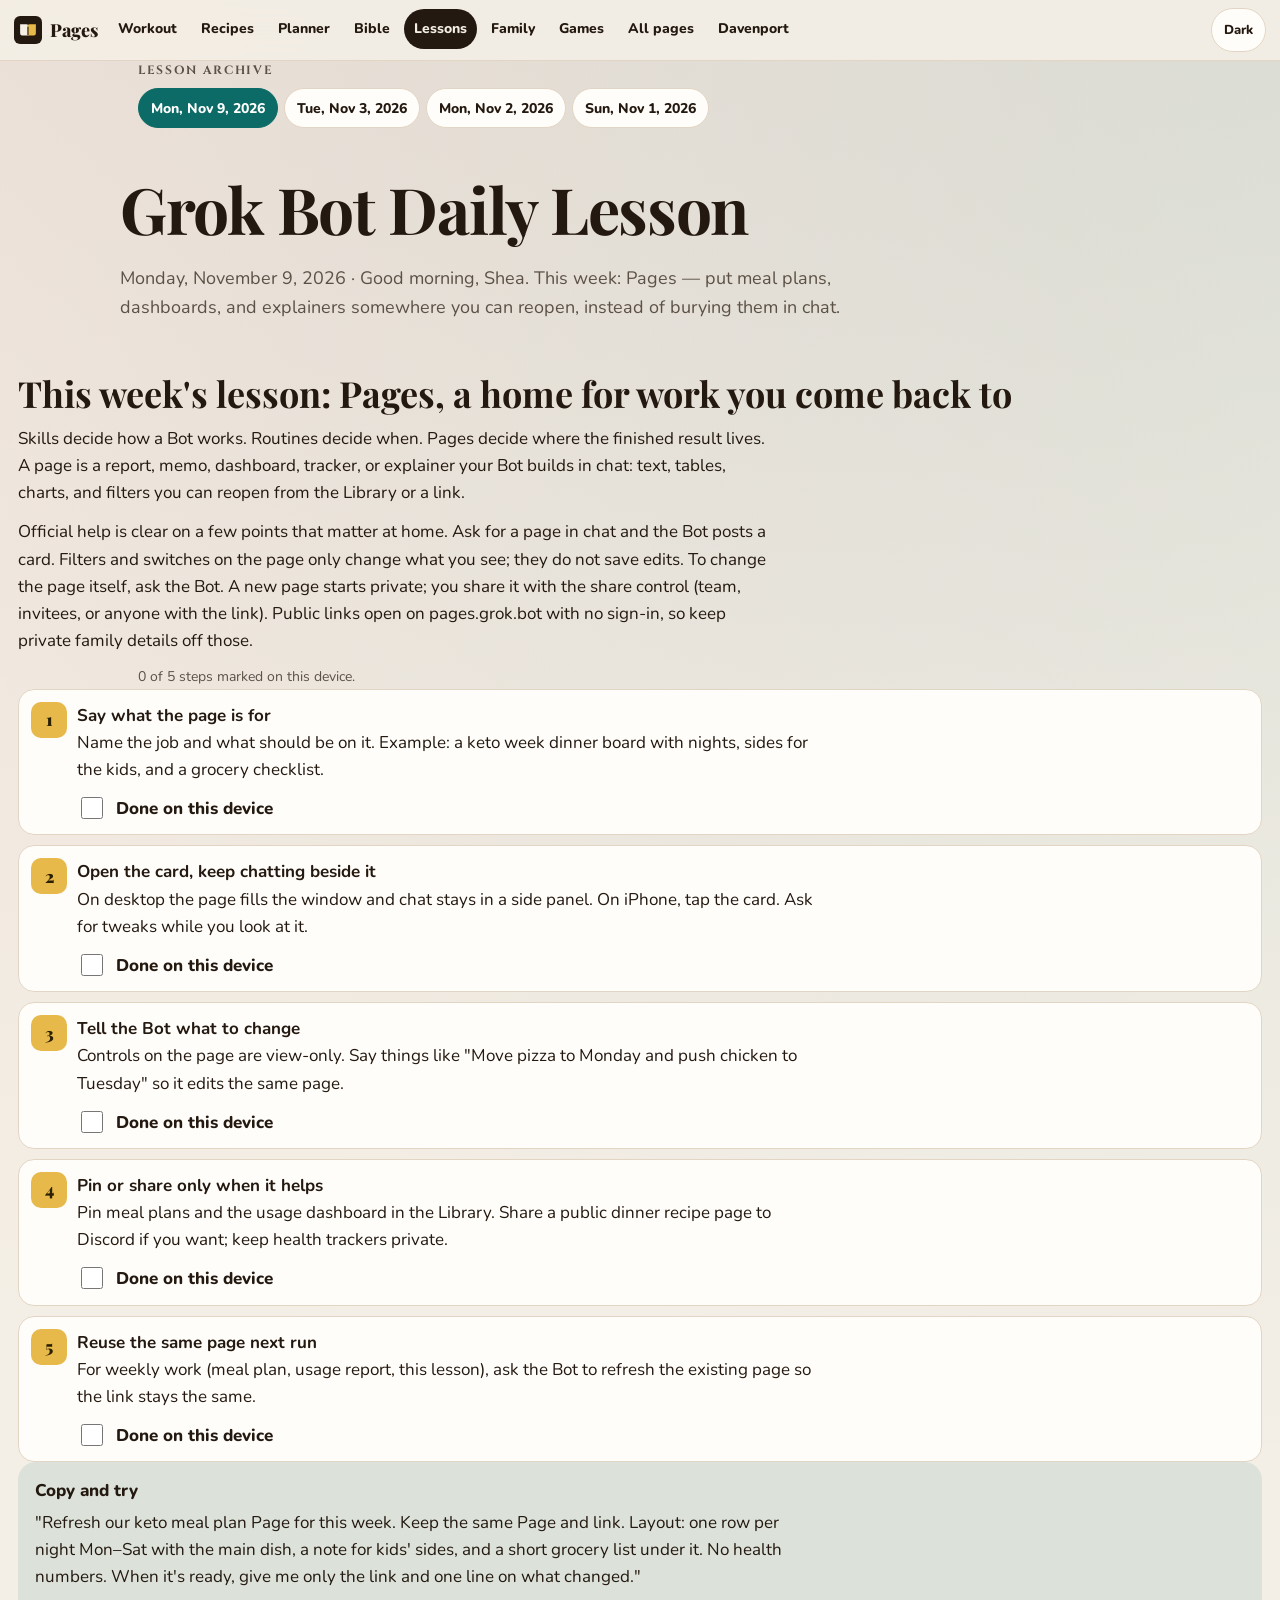
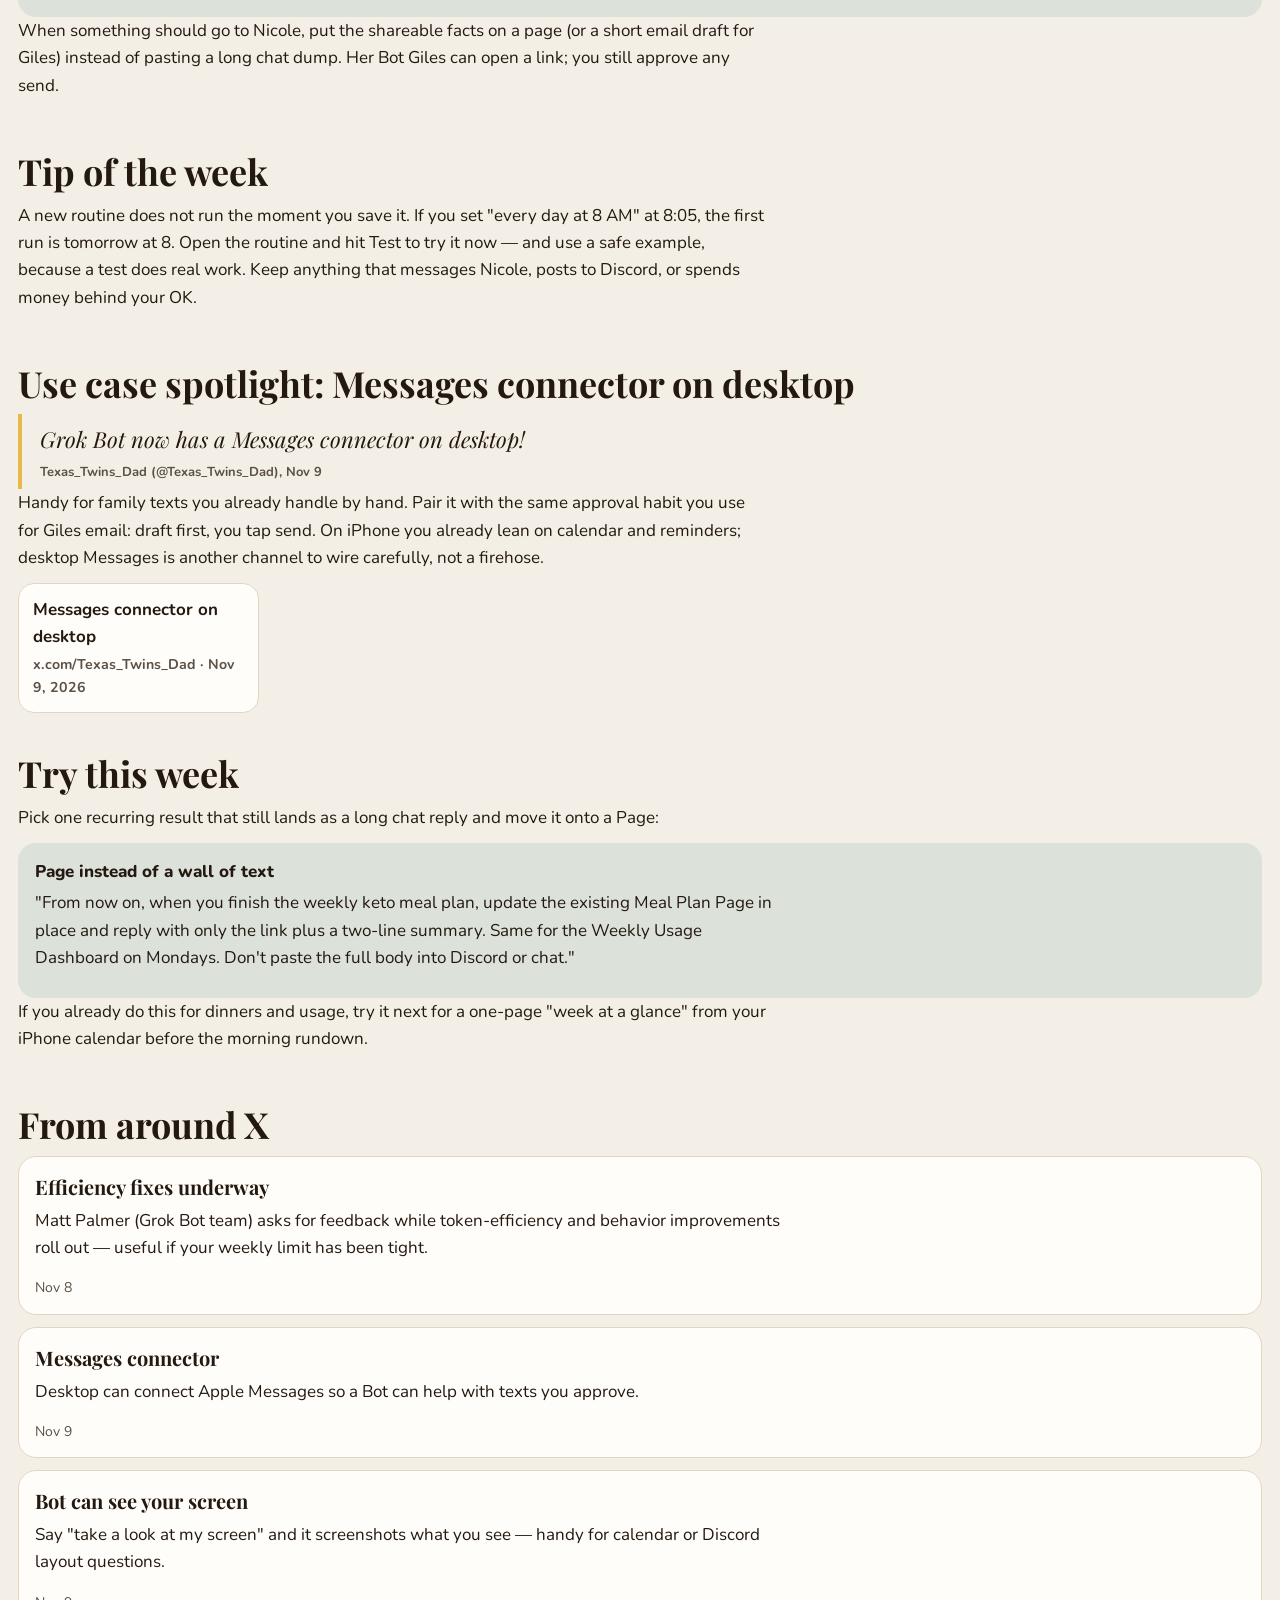
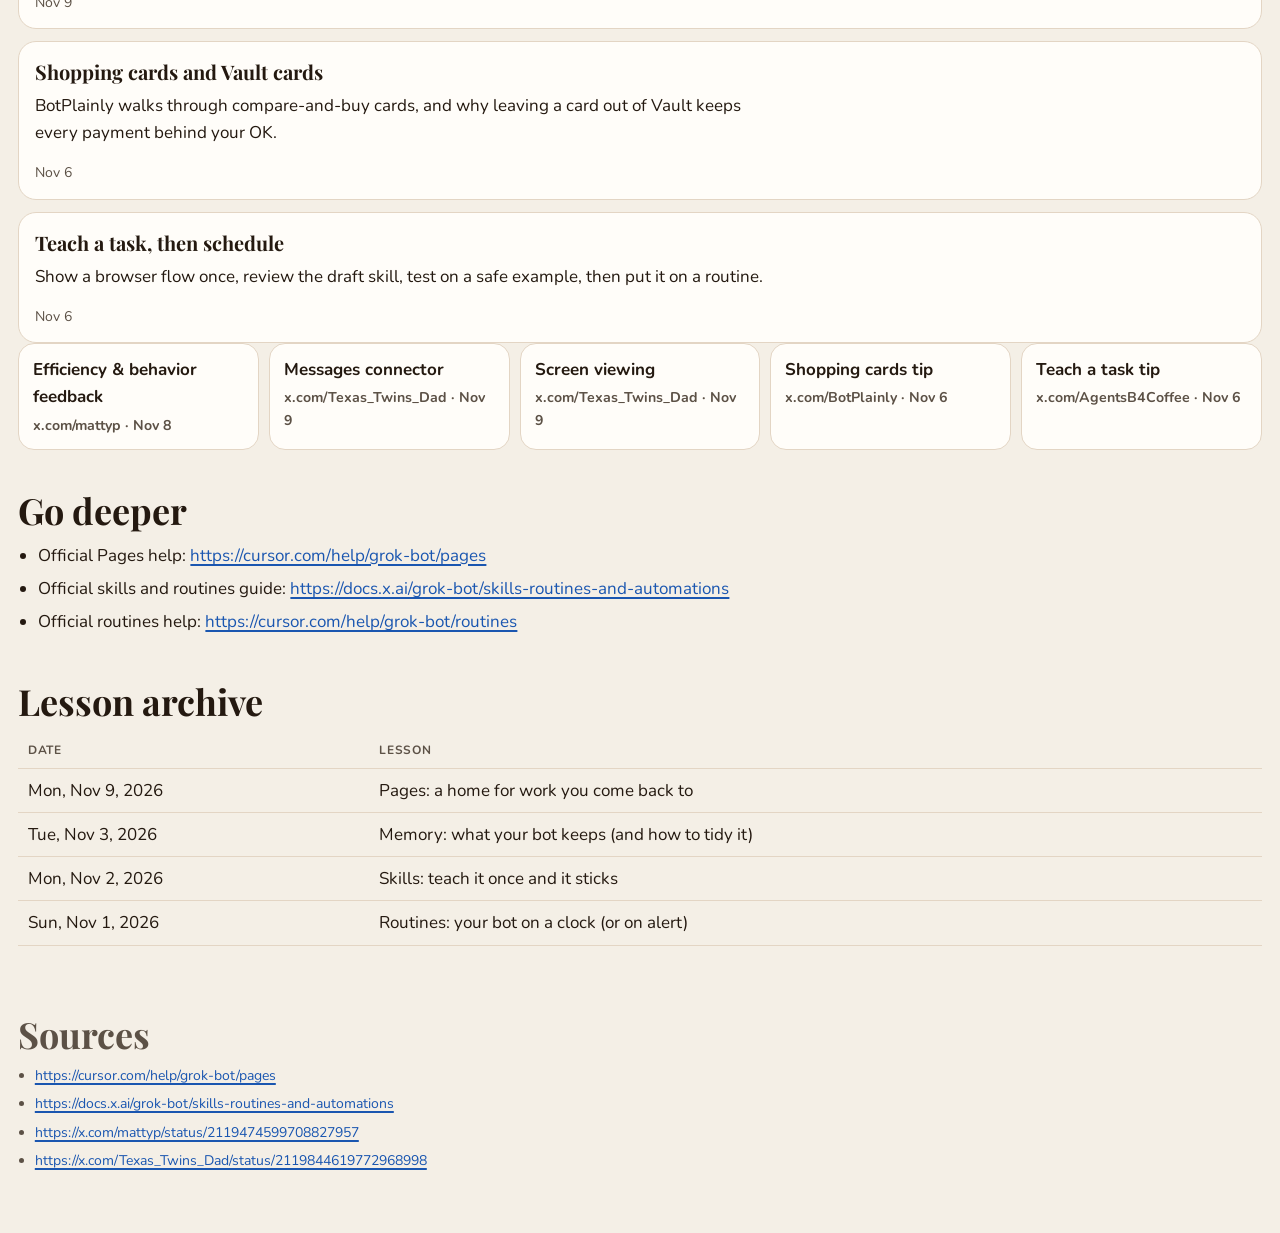
<file: lesson/index.html>
<!doctype html>
<html lang="en">
<head>
<meta charset="utf-8">
<meta name="viewport" content="width=device-width, initial-scale=1, viewport-fit=cover">
<meta name="theme-color" content="#f4efe6" media="(prefers-color-scheme: light)">
<meta name="theme-color" content="#161310" media="(prefers-color-scheme: dark)">
<meta name="color-scheme" content="light dark">
<script>
try{var t=localStorage.getItem("shelf-theme");if(t==="light"||t==="dark")document.querySelector('meta[name="color-scheme"]').content=t;}catch(e){}
</script>
<meta name="description" content="Grok Bot Lesson. Past lessons stay listed so a new one can be added beside them.">
<title>Grok Bot Lesson</title>
<link rel="icon" href="../shelf/favicon.svg" type="image/svg+xml">
<link rel="preconnect" href="https://fonts.googleapis.com">
<link rel="preconnect" href="https://fonts.gstatic.com" crossorigin>
<link href="https://fonts.googleapis.com/css2?family=Caveat:wght@600;700&family=Cinzel:wght@600;700&family=Nunito:wght@400;600;700;800&family=Playfair+Display:ital,wght@0,700;0,900;1,700&display=swap" rel="stylesheet">
<link rel="stylesheet" href="../shelf/base.css">
<link rel="stylesheet" href="../shelf/doc.css">
<link rel="apple-touch-icon" sizes="180x180" href="/grok-lessons/icons/apple-touch-icon.png">
<link rel="manifest" href="/grok-lessons/manifest.webmanifest">
<meta name="apple-mobile-web-app-title" content="Grok Bot Lesson">
<meta name="apple-mobile-web-app-capable" content="yes">
<meta name="mobile-web-app-capable" content="yes">
</head>
<body data-root="../">
<a class="skip" href="#app">Skip to the lesson</a>
<header class="site">
  <a class="brand" href="https://shea-nelson.github.io/"><img src="../shelf/favicon.svg" alt="" width="28" height="28"><span>Pages</span></a>
  <nav aria-label="Pages on this site"><ul role="list"><li><a href="https://shea-nelson.github.io/workout-app/">Workout</a></li><li><a href="https://shea-nelson.github.io/kitchen/recipes/">Recipes</a></li><li><a href="https://shea-nelson.github.io/kitchen/planner/">Planner</a></li><li><a href="https://shea-nelson.github.io/bible-study/bible/">Bible</a></li><li><a href="https://shea-nelson.github.io/grok-lessons/" aria-current="page">Lessons</a></li><li><a href="https://shea-nelson.github.io/family-time/">Family</a></li><li><a href="https://shea-nelson.github.io/game-library/">Games</a></li><li><a href="https://shea-nelson.github.io/">All pages</a></li><li><a href="https://shea-nelson.github.io/davenport-table/" target="_blank" rel="noopener noreferrer">Davenport<span class="sr"> (opens in a new tab)</span></a></li></ul></nav>
  <button type="button" class="theme-btn"><span class="when-light">Dark</span><span class="when-dark">Light</span></button>
</header>
<main id="app" tabindex="-1"><p class="loading">Loading the lesson…</p></main>
<noscript><p class="noscript">This page needs JavaScript to show the lesson.</p></noscript>
<script type="module" src="../shelf/nav.js"></script>
<script type="module" src="lesson.js"></script>
</body>
</html>
</file>
<file: shelf/base.css>
:root {
  --paper: #f4efe6;
  --paper-2: #fffaf3;
  --ink: #241910;
  --soft: #5c5146;
  --line: #e3d5c4;
  --card: #fffdf9;
  --coral: #a33b3a;
  --teal: #0c6b66;
  --gold: #8a5a00;
  --gold-fill: #e7b84a;
  --violet: #5a449f;
  --sky: #1a56b0;
  --sea: #c9e7ef;
  --land: #f3e5c4;
  --land-edge: #d9c79c;
  --tint-c: rgba(163, 59, 58, .1);
  --tint-t: rgba(12, 107, 102, .1);
  --tint-g: rgba(138, 90, 0, .12);
  --tint-v: rgba(90, 68, 159, .1);
  --shadow: 0 12px 32px rgba(48, 28, 12, .08);
  --on-coral: #fff;
  --on-teal: #fff;
  --on-violet: #fff;
  --display: "Playfair Display", Georgia, "Times New Roman", serif;
  --sans: "Nunito", "Segoe UI", sans-serif;
  --hand: "Caveat", "Segoe Script", cursive;
  --kicker: "Cinzel", Georgia, serif;
  --serif: "Noto Serif", Georgia, serif;
  --hebrew: "Noto Serif Hebrew", "Times New Roman", serif;
  --radius: 18px;
  --header: 64px;
  /* Follow the system unless the toggle pins <meta name="color-scheme">. */
  color-scheme: light dark;
}
/* A stored light override wins over a dark system preference. */
:root:has(> head > meta[name="color-scheme"][content="light"]) {
  color-scheme: light;
}
@media (prefers-color-scheme: dark) {
  :root:not(:has(> head > meta[name="color-scheme"][content="light"])) {
    --paper: #161310;
    --paper-2: #221c17;
    --ink: #f6efe6;
    --soft: #d0c1b0;
    --line: #3c332b;
    --card: #2a241e;
    --coral: #ff9b93;
    --teal: #5ee0d6;
    --gold: #ffcc70;
    --gold-fill: #e7b84a;
    --violet: #d2c4ff;
    --sky: #9ecbff;
    --sea: #16384a;
    --land: #3a3426;
    --land-edge: #5b5240;
    --tint-c: rgba(255, 155, 147, .16);
    --tint-t: rgba(94, 224, 214, .14);
    --tint-g: rgba(255, 204, 112, .16);
    --tint-v: rgba(210, 196, 255, .16);
    --shadow: 0 12px 32px rgba(0, 0, 0, .35);
    --on-coral: #2a0d0c;
    --on-teal: #062221;
    --on-violet: #1a1233;
    color-scheme: dark;
  }
}
/* Same dark tokens when the visitor pins dark against a light system setting. */
:root:has(> head > meta[name="color-scheme"][content="dark"]) {
  --paper: #161310;
  --paper-2: #221c17;
  --ink: #f6efe6;
  --soft: #d0c1b0;
  --line: #3c332b;
  --card: #2a241e;
  --coral: #ff9b93;
  --teal: #5ee0d6;
  --gold: #ffcc70;
  --gold-fill: #e7b84a;
  --violet: #d2c4ff;
  --sky: #9ecbff;
  --sea: #16384a;
  --land: #3a3426;
  --land-edge: #5b5240;
  --tint-c: rgba(255, 155, 147, .16);
  --tint-t: rgba(94, 224, 214, .14);
  --tint-g: rgba(255, 204, 112, .16);
  --tint-v: rgba(210, 196, 255, .16);
  --shadow: 0 12px 32px rgba(0, 0, 0, .35);
  --on-coral: #2a0d0c;
  --on-teal: #062221;
  --on-violet: #1a1233;
  color-scheme: dark;
}
* { box-sizing: border-box; }
html { scroll-behavior: smooth; }
body {
  margin: 0;
  background:
    radial-gradient(circle at 8% -10%, var(--tint-c), transparent 36%),
    radial-gradient(circle at 100% 0%, var(--tint-t), transparent 32%),
    var(--paper);
  color: var(--ink);
  font: 17px/1.6 var(--sans);
  min-height: 100vh;
  text-size-adjust: 100%;
}
img { max-width: 100%; height: auto; }
a { color: var(--sky); text-underline-offset: 3px; text-decoration-thickness: 1.5px; }
a:hover { text-decoration-thickness: 2px; }
:focus-visible { outline: 3px solid var(--sky); outline-offset: 3px; }
.skip {
  position: absolute; left: 12px; top: 8px; z-index: 100;
  transform: translateY(-140%);
  background: var(--ink); color: var(--paper); padding: 10px 14px; border-radius: 10px; font-weight: 800;
}
.skip:focus { transform: none; }
.sr:where(:not(:focus-within, :active)) {
  position: absolute; width: 1px; height: 1px; padding: 0; margin: -1px; overflow: hidden;
  clip-path: inset(50%); white-space: nowrap; border: 0;
}
header.site {
  position: sticky; top: 0; z-index: 40;
  display: flex; align-items: center; gap: 10px;
  max-width: 100%;
  padding: calc(8px + env(safe-area-inset-top)) 14px 8px;
  background: color-mix(in srgb, var(--paper) 88%, transparent);
  backdrop-filter: blur(14px);
  border-bottom: 1px solid var(--line);
  overflow-x: clip;
}
.brand {
  display: flex; align-items: center; gap: 8px; text-decoration: none; color: var(--ink); font-weight: 800;
  min-height: 44px; flex: 0 0 auto;
}
.brand img { width: 28px; height: 28px; }
.brand span { font-family: var(--display); font-size: 18px; }
header.site nav {
  overflow-x: auto; flex: 1; min-width: 0;
  scrollbar-width: thin; padding-bottom: 2px;
}
header.site nav ul {
  display: flex; gap: 4px; list-style: none; margin: 0; padding: 0; min-width: min-content;
}
header.site nav li { display: flex; }
header.site nav a {
  flex: 0 0 auto; color: var(--ink); text-decoration: none; font-weight: 800; font-size: 14px;
  min-height: 40px; display: inline-flex; align-items: center; padding: 0 10px; border-radius: 999px;
}
header.site nav a[aria-current="page"] { background: var(--ink); color: var(--paper); }
header.site nav a:hover { background: var(--tint-g); }
header.site nav a[aria-current="page"]:hover { background: var(--ink); }
.theme-btn {
  flex: 0 0 auto; min-height: 44px; min-width: 44px; border-radius: 999px;
  border: 1.5px solid var(--line); background: var(--card); color: var(--ink);
  font: 800 13px var(--sans); cursor: pointer; padding: 0 12px;
}
.theme-btn .when-dark { display: none; }
@media (prefers-color-scheme: dark) {
  :root:not(:has(> head > meta[name="color-scheme"][content="light"])) .theme-btn .when-light { display: none; }
  :root:not(:has(> head > meta[name="color-scheme"][content="light"])) .theme-btn .when-dark { display: inline; }
}
:root:has(> head > meta[name="color-scheme"][content="dark"]) .theme-btn .when-light { display: none; }
:root:has(> head > meta[name="color-scheme"][content="dark"]) .theme-btn .when-dark { display: inline; }
main { max-width: 100%; padding-bottom: calc(48px + env(safe-area-inset-bottom)); overflow-x: clip; }
main.bare { padding-bottom: 0; overflow: visible; }
.wrap { max-width: 1040px; margin: 0 auto; padding: 0 18px; }
.kicker {
  font-family: var(--kicker); letter-spacing: .14em; text-transform: uppercase;
  font-size: 12px; font-weight: 700; color: var(--soft); margin: 0; line-height: 1.6;
}
.hand { font-family: var(--hand); font-size: 26px; line-height: 1.2; margin: 0; }
h1, h2, h3 { font-family: var(--display); line-height: 1.15; font-weight: 700; }
h1 { font-size: clamp(34px, 8vw, 64px); margin: 8px 0; letter-spacing: -.02em; }
#content { scroll-margin-top: 84px; }
h1 em, .shine {
  font-style: italic;
  background: linear-gradient(90deg, var(--coral), var(--gold), var(--teal), var(--violet));
  background-size: 200% 100%;
  -webkit-background-clip: text; background-clip: text; color: transparent;
  animation: shine 8s ease-in-out infinite alternate;
}
@keyframes shine { to { background-position: 100% 0; } }
.lede { font-size: 18px; color: var(--soft); max-width: 68ch; }
.btn, button.btn {
  appearance: none; border: 0; cursor: pointer; font: 800 15px var(--sans);
  min-height: 44px; padding: 10px 16px; border-radius: 14px; color: var(--on-coral);
  background: var(--coral); box-shadow: 0 3px 0 rgba(0, 0, 0, .18);
  touch-action: manipulation;
}
.btn.teal { background: var(--teal); color: var(--on-teal); }
.btn.violet { background: var(--violet); color: var(--on-violet); }
.btn.gold { background: var(--gold-fill); color: #2a2000; }
.btn.ghost { background: transparent; color: var(--ink); border: 2px solid var(--line); box-shadow: none; }
.btn-row { display: flex; flex-wrap: wrap; gap: 10px; }
.chip, .pill {
  display: inline-flex; align-items: center; gap: 6px; min-height: 40px;
  border-radius: 999px; padding: 6px 12px; border: 1.5px solid var(--line);
  background: var(--card); color: var(--ink); font-weight: 800; font-size: 14px; text-decoration: none;
}
button.chip { font: 800 14px var(--sans); cursor: pointer; touch-action: manipulation; }
button.chip[aria-pressed="true"] { background: var(--teal); border-color: var(--teal); color: var(--on-teal); }
.tag {
  display: inline-flex; align-items: center; gap: 6px; border-radius: 999px; padding: 2px 10px;
  font-size: 11px; font-weight: 800; letter-spacing: .06em; text-transform: uppercase;
}
.tag.v { background: var(--tint-t); color: var(--teal); }
.tag.b { background: var(--tint-g); color: var(--gold); }
.tag.d { background: var(--tint-v); color: var(--violet); }
.tag.l { background: var(--tint-c); color: var(--coral); }
.card {
  background: var(--card); border: 1.5px solid var(--line); border-radius: var(--radius); padding: 16px 18px;
}
.note { color: var(--soft); font-size: 14px; }
.ok { color: var(--teal); font-weight: 800; }
.loading { color: var(--soft); padding: 28px 18px; }
.noscript {
  margin: 18px; padding: 14px 16px; border-radius: 14px; background: var(--tint-g);
}
@media (prefers-reduced-motion: reduce) {
  html { scroll-behavior: auto; }
  *, *::before, *::after {
    animation: none !important; transition: none !important;
  }
  h1 em, .shine { animation: none; }
  .reveal { opacity: 1 !important; transform: none !important; }
}
@media print {
  header.site, .noprint, .skip, .theme-btn { display: none !important; }
  body { background: #fff !important; color: #111 !important; }
  a, h1 em, .shine { color: #111 !important; -webkit-text-fill-color: #111 !important; background: none !important; }
  .card, .reveal { break-inside: avoid; box-shadow: none !important; }
  .reveal { opacity: 1 !important; transform: none !important; }
}
</file>
<file: shelf/doc.css>
.hero-block { padding: 28px 0 8px; }
.hero-block h1 { max-width: 18ch; }
.doc { display: grid; gap: 8px; min-width: 0; max-width: 100%; }
.doc > * { min-width: 0; max-width: 100%; }
.prose, .doc a, td, .link-card { overflow-wrap: anywhere; }
.doc section.block { padding: 22px 0 6px; scroll-margin-top: 84px; }
.doc h2 { font-size: clamp(26px, 5vw, 36px); margin: 4px 0 10px; }
.doc h3 { font-size: 22px; margin: 18px 0 8px; }
.doc .prose { margin: 0 0 12px; max-width: 75ch; }
.toc { display: flex; flex-wrap: wrap; gap: 6px; margin: 8px 0 4px; }
.stack { display: grid; gap: 12px; }
.rowcard {
  display: grid; gap: 4px; padding: 14px 16px; border-radius: var(--radius);
  background: var(--card); border: 1.5px solid var(--line);
}
.rowcard .lead { font-family: var(--hand); font-size: 22px; color: var(--coral); }
.rowcard strong { font-family: var(--display); font-size: 20px; }
.callout {
  border-radius: var(--radius); padding: 14px 16px; background: var(--tint-t); border: 1.5px solid transparent;
}
.callout.warning { background: var(--tint-g); }
.callout .leadline { font-weight: 800; display: block; margin-bottom: 4px; }
.quote {
  margin: 0; padding: 8px 8px 8px 18px; border-left: 4px solid var(--gold-fill);
  font-family: var(--display); font-style: italic; font-size: 22px;
}
.quote cite { display: block; margin-top: 6px; font: 700 13px var(--sans); font-style: normal; color: var(--soft); }
.steps { list-style: none; margin: 0; padding: 0; display: grid; gap: 10px; counter-reset: step; }
.steps li {
  display: grid; grid-template-columns: auto 1fr; gap: 10px; align-items: start;
  background: var(--card); border: 1.5px solid var(--line); border-radius: 16px; padding: 12px;
}
.steps li::before {
  counter-increment: step; content: counter(step);
  width: 36px; height: 36px; border-radius: 10px; display: grid; place-items: center;
  background: var(--gold-fill); color: #2a2000; font-family: var(--display); font-weight: 900;
}
.check { display: flex; gap: 10px; align-items: flex-start; margin-top: 8px; font-weight: 800; }
.check input, .steps input { width: 22px; height: 22px; margin-top: 2px; accent-color: var(--teal); }
.bullets { margin: 0; padding-left: 1.2em; }
.bullets li { margin: 0 0 6px; }
.props { display: grid; gap: 8px; margin: 0; }
.props div { display: grid; gap: 2px; background: var(--card); border: 1.5px solid var(--line); border-radius: 14px; padding: 10px 12px; }
.props dt { font-size: 12px; font-weight: 800; letter-spacing: .08em; text-transform: uppercase; color: var(--soft); }
.props dd { margin: 0; font-weight: 800; }
.table-wrap { overflow: auto; max-inline-size: 100%; }
table.data { width: 100%; border-collapse: collapse; }
table.data th, table.data td { text-align: left; vertical-align: top; padding: 8px 10px; border-bottom: 1px solid var(--line); }
table.data th { font-size: 12px; letter-spacing: .06em; text-transform: uppercase; color: var(--soft); }
.tone { font-weight: 800; border-radius: 999px; padding: 2px 8px; }
.tone-success { background: var(--tint-t); color: var(--teal); }
.tone-warning { background: var(--tint-g); color: var(--gold); }
.link-grid { display: grid; grid-template-columns: repeat(auto-fill, minmax(220px, 1fr)); gap: 10px; }
.link-card {
  display: flex; flex-direction: column; gap: 4px; text-decoration: none; color: var(--ink);
  background: var(--card); border: 1.5px solid var(--line); border-radius: 16px; padding: 12px 14px; min-height: 44px;
}
.link-card:hover { border-color: var(--sky); }
.link-grid.follow { margin-top: 14px; }
.link-card small { color: var(--soft); font-weight: 700; }
.grid-block { display: grid; gap: 14px; }
.seg { display: flex; flex-wrap: wrap; gap: 6px; margin: 8px 0; }
.month {
  background: var(--card); border: 1.5px solid var(--line); border-radius: var(--radius); padding: 12px;
}
.month h3 { margin: 0 0 8px; font-size: 22px; }
.cal { display: grid; grid-template-columns: repeat(7, 1fr); gap: 4px; }
.cal span, .cal .day {
  min-height: 52px; border-radius: 8px; padding: 4px; font-size: 12px; background: var(--paper);
}
.cal .dow { min-height: 0; text-align: center; font-weight: 800; color: var(--soft); background: transparent; font-size: 11px; }
.cal .day strong { display: block; font-size: 13px; }
.cal .day.has { background: var(--tint-t); }
.cal .day em { font-style: normal; display: block; font-weight: 700; line-height: 1.25; }
.sources { margin-top: 28px; font-size: 14px; color: var(--soft); }
.sources a { word-break: break-all; }
@media (max-width: 720px) {
  table.data thead { display: none; }
  table.data, table.data tbody, table.data tr, table.data td { display: block; width: 100%; }
  table.data tr {
    margin: 0 0 12px; border: 1.5px solid var(--line); border-radius: 16px; padding: 8px 10px; background: var(--card);
  }
  table.data tr[hidden] { display: none; }
  table.data td { border: 0; display: grid; grid-template-columns: minmax(92px, 38%) 1fr; gap: 6px; padding: 6px 4px; }
  table.data td[data-label]::before { content: attr(data-label) ": "; font-weight: 800; color: var(--soft); font-size: 12px; }
}
@media (min-width: 800px) {
  .grid-block[data-cols="2"] { grid-template-columns: 1fr 1fr; }
  .grid-block[data-cols="3"] { grid-template-columns: 1fr 1fr 1fr; }
}
@media print {
  .seg, .check { display: none !important; }
  table.data tr { display: table-row !important; }
  table.data tr[hidden] { display: none !important; }
  table.data td { display: table-cell !important; }
  table.data thead { display: table-header-group; position: static; width: auto; height: auto; }
  .table-wrap { overflow: visible; }
}
</file>
<file: lessons.css>
.local-nav { padding:12px 18px 0; }
.local-nav ul { display:flex; gap:8px; list-style:none; margin:0; padding:0; }
.local-nav a {
  display:inline-flex; align-items:center; min-height:36px; padding:4px 12px;
  border-radius:999px; text-decoration:none; color:var(--ink); font-weight:800; font-size:14px;
  border:1.5px solid var(--line); background:var(--card);
}
.local-nav a[aria-current="page"] { background:var(--ink); color:var(--paper); border-color:var(--ink); }
.latest { gap:8px; padding:18px 20px; }
.latest strong { font-family:var(--display); font-size:clamp(22px,4vw,32px); line-height:1.2; }
.archive-list { list-style:none; margin:0; padding:0; display:grid; gap:10px; }
.archive-list li {
  background:var(--card); border:1.5px solid var(--line); border-radius:16px; padding:12px 16px;
}
.archive-list a { color:var(--ink); text-decoration:none; font-weight:700; }
.archive-list a:hover { color:var(--sky); }
.archive-list .meta { display:block; margin-top:4px; color:var(--soft); font-weight:700; font-size:14px; }
.prompt {
  margin:8px 0 0; padding:12px 14px; white-space:pre-wrap; overflow-wrap:anywhere;
  font: 15px/1.5 ui-monospace, SFMono-Regular, Menlo, Consolas, monospace;
  background:var(--paper-2); border-radius:12px; border:1.5px solid var(--line);
}
.guides-group { margin: 0 0 28px; }
.guides-group h2 { margin-bottom: 8px; }
.guide-table td, .guide-table th { font-size: 15px; }
.note-box { margin: 0 0 18px; }
</file>
